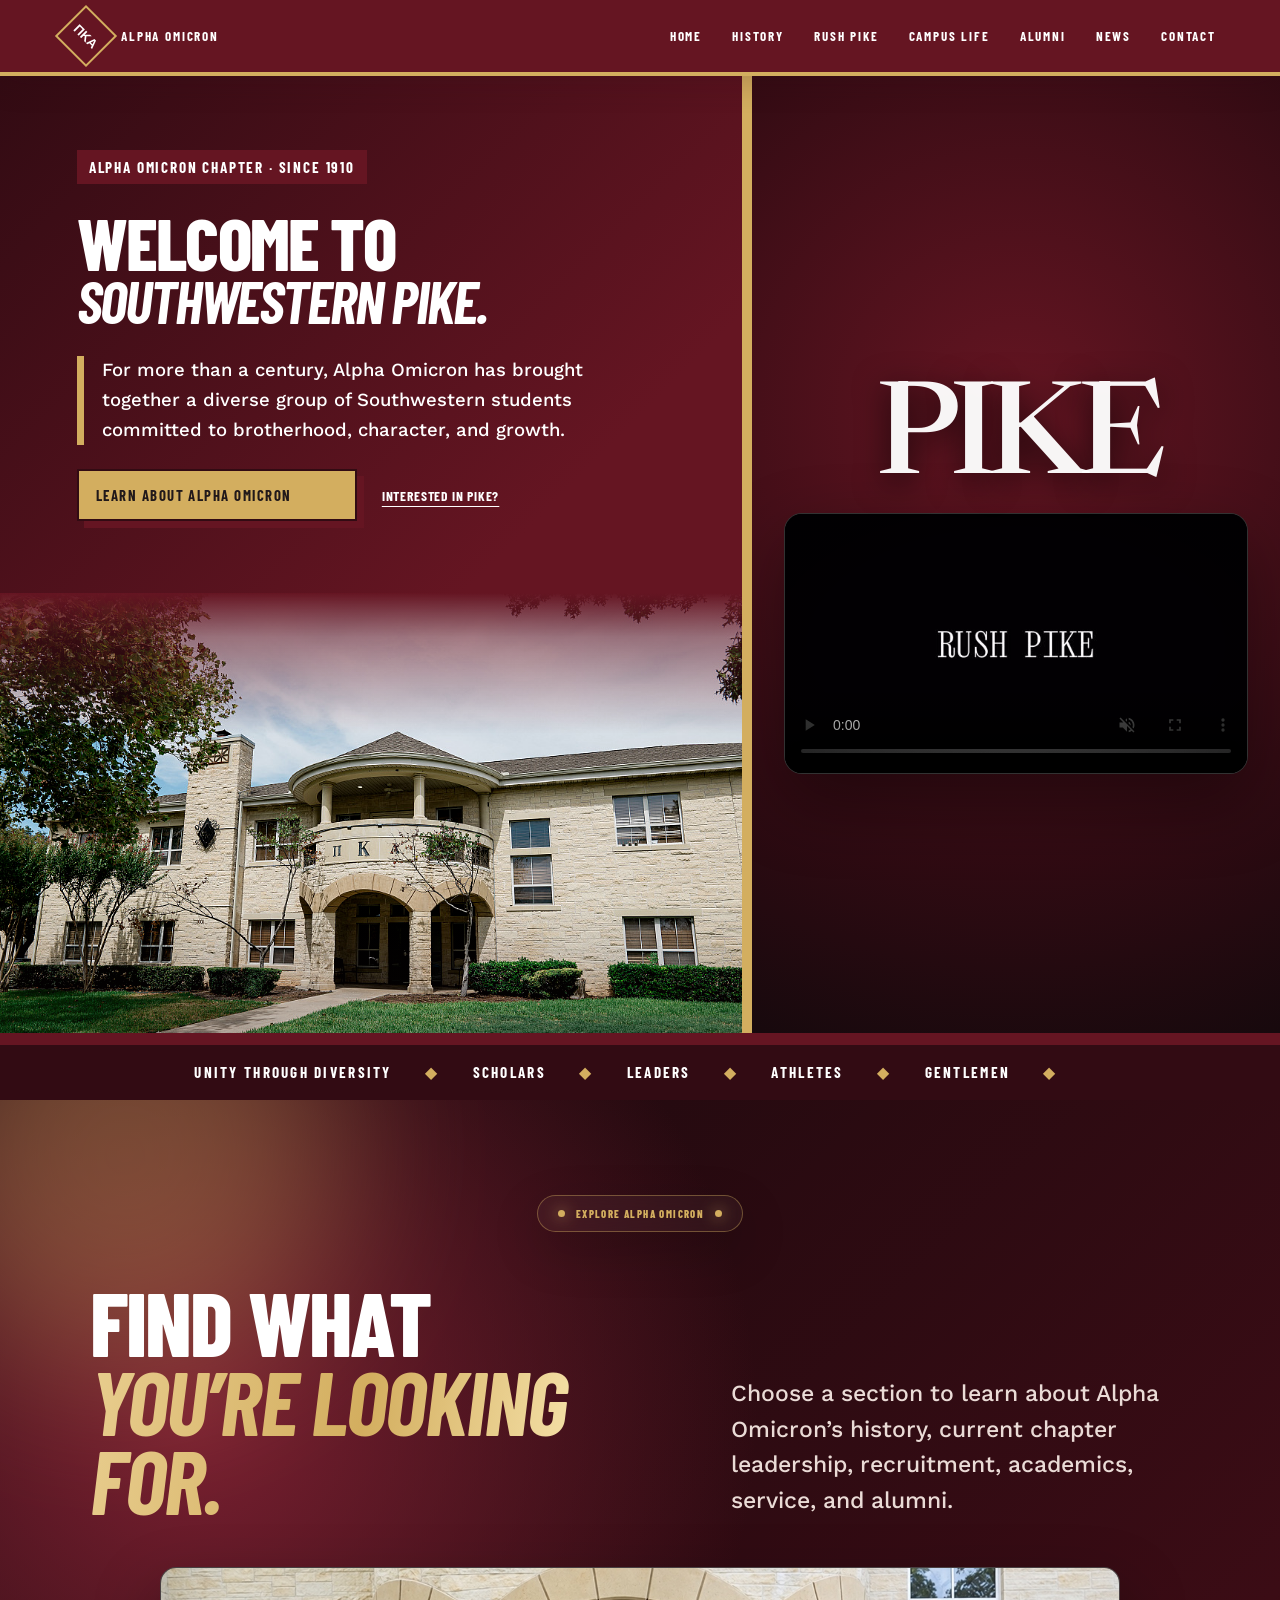
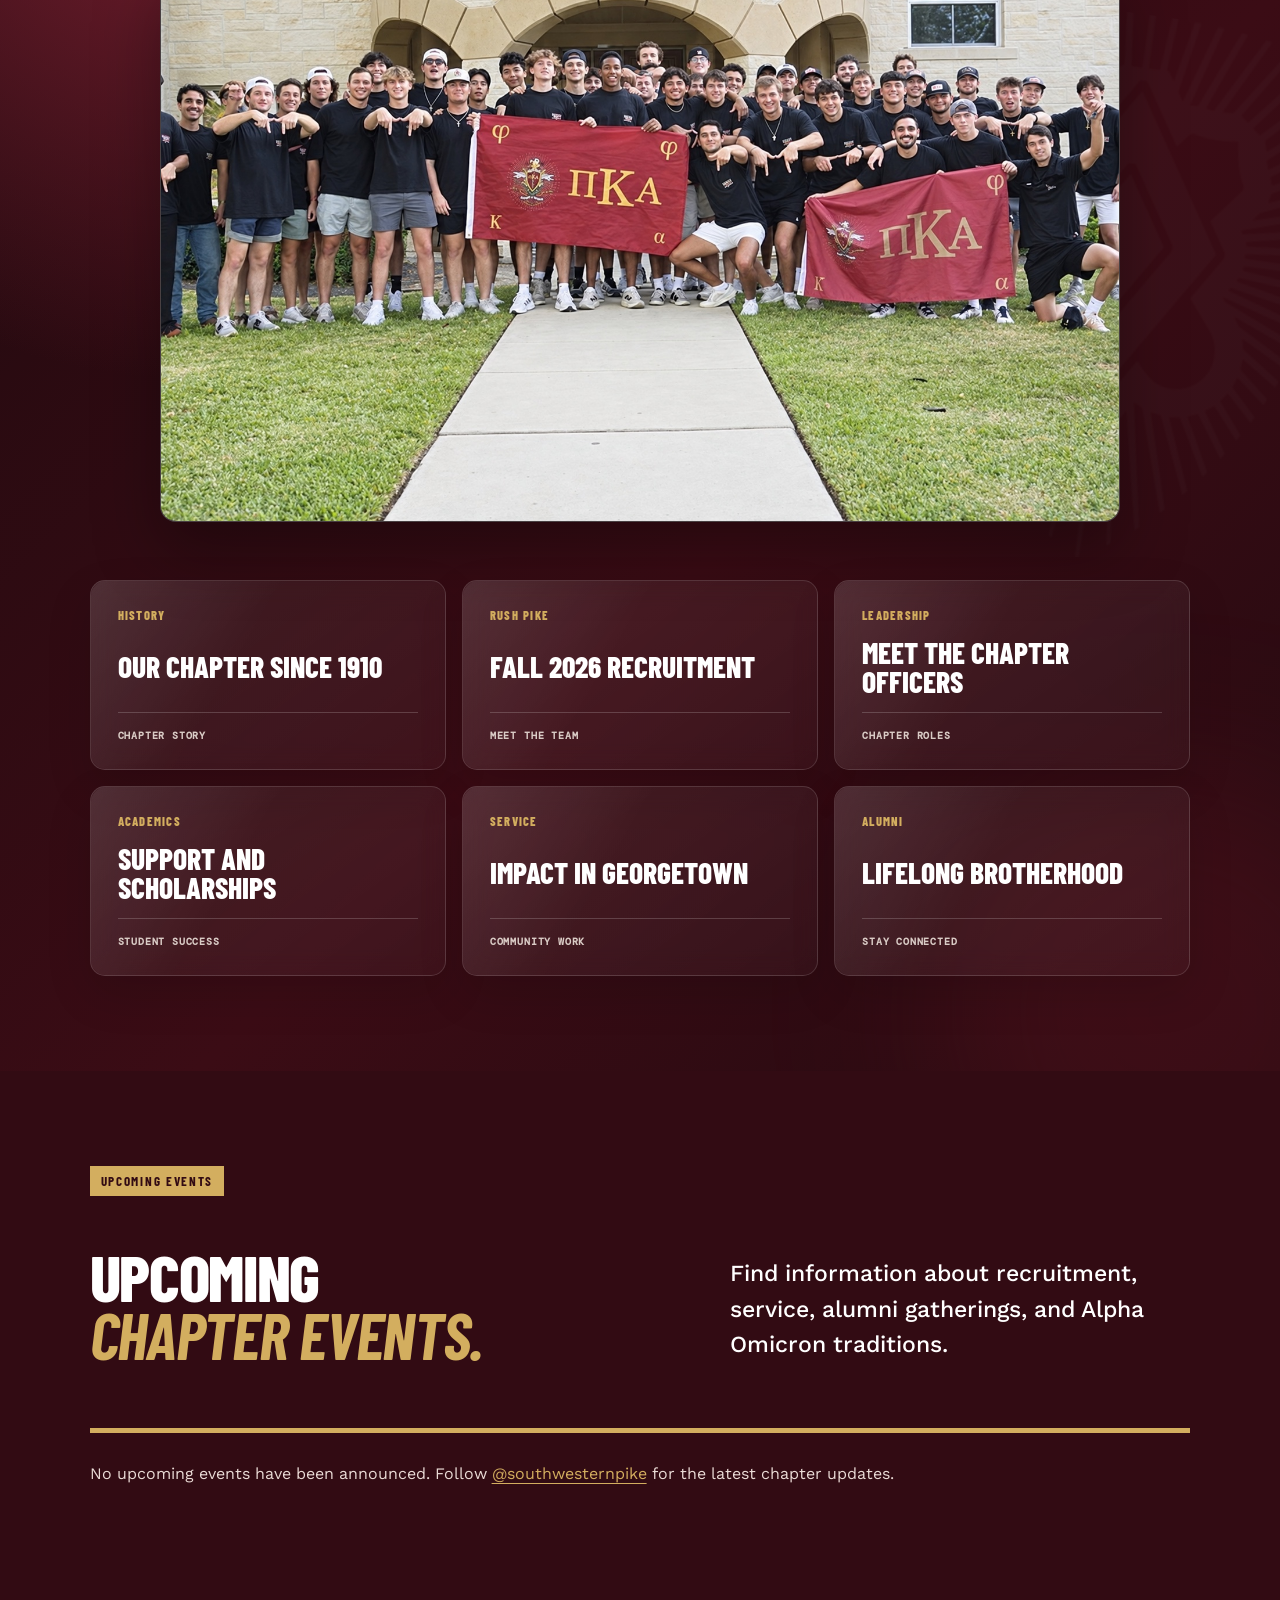
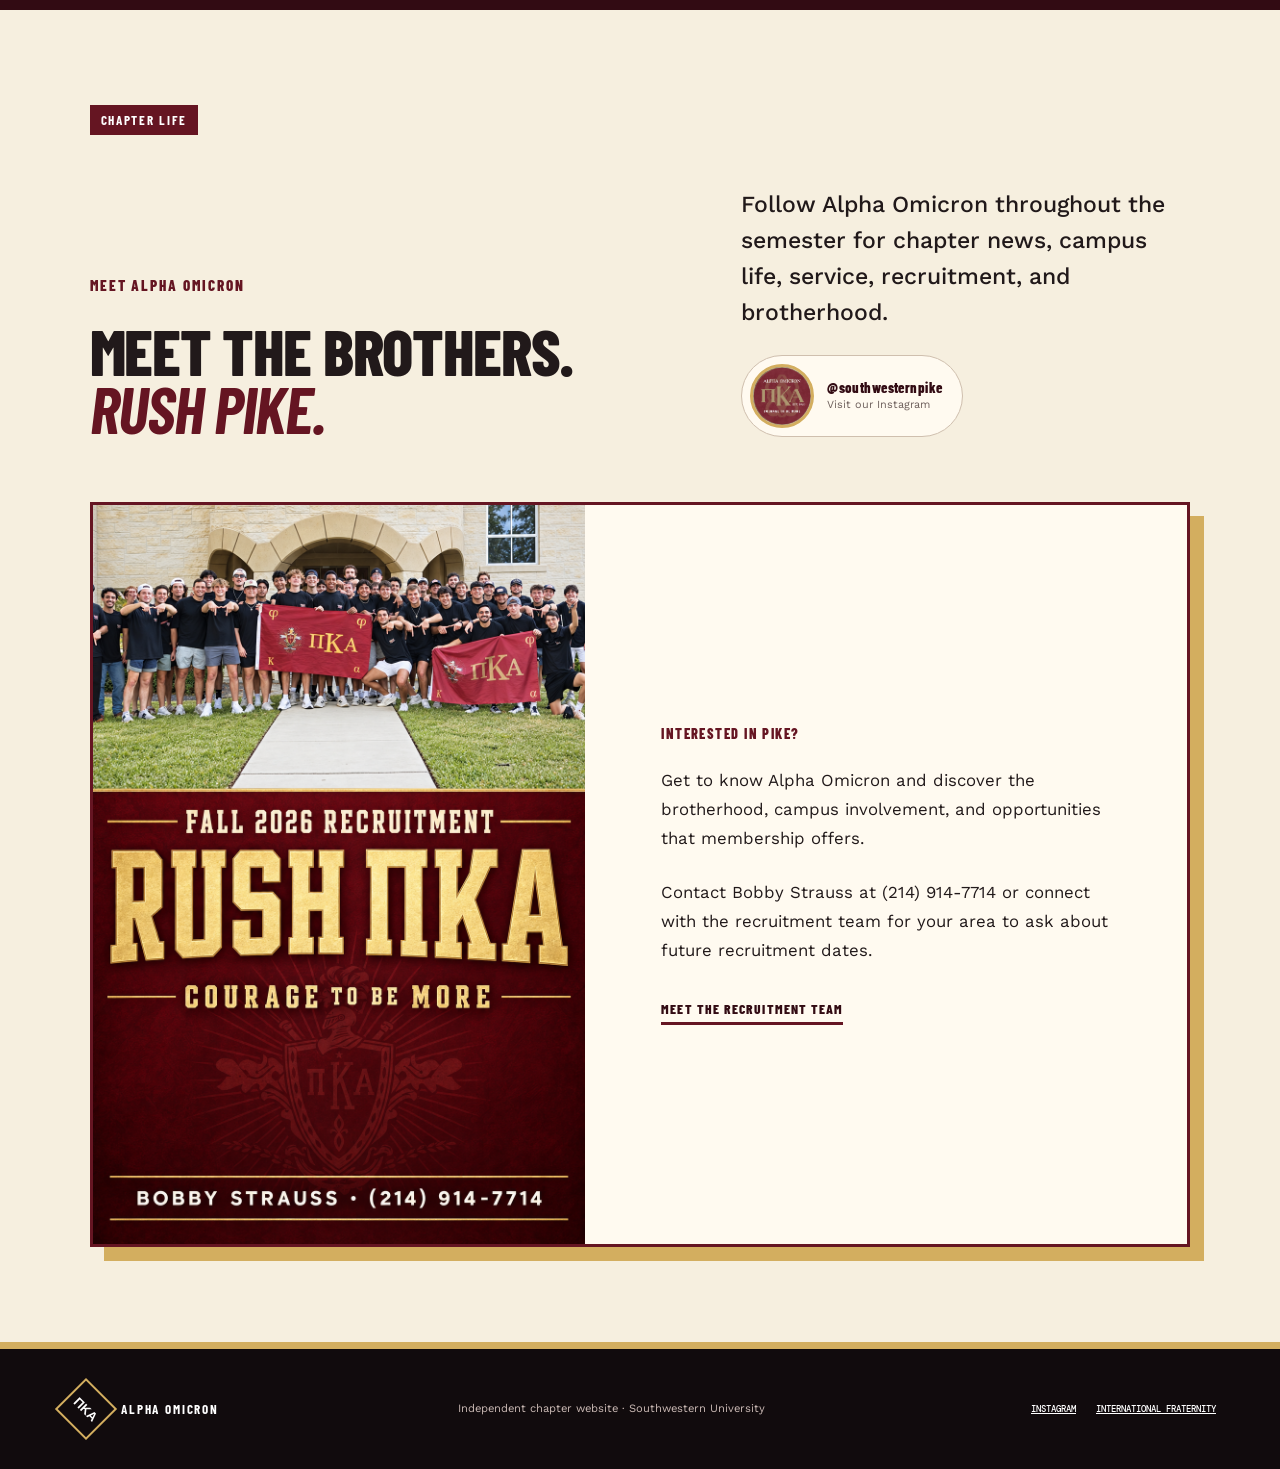
<file: index.html>
<!doctype html>
<html lang="en">
<head>
  <meta charset="utf-8">
  <meta name="viewport" content="width=device-width,initial-scale=1">
  <meta name="description" content="The Alpha Omicron Chapter of Pi Kappa Alpha at Southwestern University in Georgetown, Texas.">
  <meta name="theme-color" content="#651522">
  <title>Southwestern PIKE — Alpha Omicron</title>
  <link rel="icon" href="favicon.svg" type="image/svg+xml">
  <link rel="preconnect" href="https://fonts.googleapis.com">
  <link rel="preconnect" href="https://fonts.gstatic.com" crossorigin>
  <link href="https://fonts.googleapis.com/css2?family=DM+Mono:wght@400;500&family=Manrope:wght@400;500;600;700&family=Newsreader:opsz,wght@6..72,400;6..72,500;6..72,600&display=swap" rel="stylesheet">
  <link href="https://fonts.googleapis.com/css2?family=Barlow+Condensed:ital,wght@0,500;0,600;0,700;0,800;1,700&family=Work+Sans:wght@400;500;600&display=swap" rel="stylesheet">
  <link rel="stylesheet" href="styles.css">
  <link rel="stylesheet" href="chapter.css?v=2">
  <link rel="stylesheet" href="roles-events.css?v=11">
  <link rel="stylesheet" href="chapter-life.css?v=2">
  <link rel="stylesheet" href="recruitment-team.css?v=3">
  <link rel="stylesheet" href="tone.css?v=1">
  <link rel="stylesheet" href="inner-pages.css?v=2">
  <link rel="stylesheet" href="home-video.css?v=11">
  <script src="site-shell.js" defer></script>
  <script src="content.js?v=17" defer></script>
  <script src="script.js?v=3" defer></script>
</head>
<body>
  <a class="skip" href="#main">Skip to main content</a>
  <header class="site-header" data-shared-header>
    <a class="brand" href="#top" aria-label="Southwestern PIKE home"><span>ΠΚΑ</span><b>ALPHA OMICRON</b></a>
    <button class="menu-button" type="button" aria-expanded="false" aria-controls="site-nav">Menu</button>
    <nav id="site-nav" aria-label="Main navigation"><a href="index.html">Home</a><a href="chapter-history.html">History</a><a href="recruitment.html">Recruitment</a><a href="leadership.html">Leadership</a><a href="academics.html">Academics</a><a href="alumni.html">Alumni</a><a href="news.html">News</a><a href="contact.html">Contact</a></nav>
  </header>

  <main id="main">
    <section class="hero" id="top">
      <div class="hero-copy home-house-copy reveal">
        <div class="home-house-content">
          <p class="kicker">Alpha Omicron Chapter · Since 1910</p>
          <h1>Welcome to<br><em>Southwestern PIKE.</em></h1>
          <p class="hero-lead">For more than a century, Alpha Omicron has brought together a diverse group of Southwestern students committed to brotherhood, character, and growth.</p>
          <div class="hero-actions"><a class="button gold" href="chapter-history.html">Learn about Alpha Omicron</a><a class="text-link" href="recruitment.html">Interested in PIKE?</a></div>
        </div>
        <figure class="home-house-visual">
          <img class="home-house-photo" src="assets/home/pike-house-2023.jpg" alt="The Alpha Omicron PIKE house at Southwestern University">
        </figure>
      </div>
      <figure class="hero-photo hero-video">
        <span class="hero-video-word" aria-hidden="true">PIKE</span>
        <div class="hero-video-frame">
          <video autoplay muted loop playsinline controls preload="metadata" poster="assets/video/southwestern-pike-reel-poster.jpg" aria-label="Southwestern PIKE recruitment video">
            <source src="assets/video/southwestern-pike-reel.mp4" type="video/mp4">
          </video>
        </div>
      </figure>
      <div class="hero-mark" aria-hidden="true">ΑΟ</div>
    </section>

    <div class="marquee" aria-label="Chapter principles"><div>UNITY THROUGH DIVERSITY <i>◆</i> SCHOLARS <i>◆</i> LEADERS <i>◆</i> ATHLETES <i>◆</i> GENTLEMEN <i>◆</i></div></div>

    <section class="section home-explore">
      <div class="explore-glow explore-glow-one" aria-hidden="true"></div><div class="explore-glow explore-glow-two" aria-hidden="true"></div>
      <img class="explore-emblem" src="assets/pike-crest.png" alt="" aria-hidden="true">
      <div class="home-explore-content">
        <p class="explore-badge"><i aria-hidden="true"></i><span>Explore Alpha Omicron</span><i aria-hidden="true"></i></p>
        <div class="home-explore-head reveal"><h2>Find what<br><em>you’re looking for.</em></h2><p class="lead">Choose a section to learn about Alpha Omicron’s history, current chapter leadership, recruitment, academics, service, and alumni.</p></div>
        <figure class="home-explore-photo reveal"><img src="assets/home/full-chapter-2026-enhanced.jpg" alt="The Alpha Omicron chapter gathered outside the PIKE house" loading="lazy"></figure>
        <nav class="home-link-grid reveal" aria-label="Explore Alpha Omicron"><a href="chapter-history.html"><span>History</span><strong>Our chapter since 1910</strong><small>Chapter story</small></a><a href="recruitment.html"><span>Rush PIKE</span><strong>Fall 2026 recruitment</strong><small>Meet the team</small></a><a href="leadership.html"><span>Leadership</span><strong>Meet the chapter officers</strong><small>Chapter roles</small></a><a href="academics.html"><span>Academics</span><strong>Support and scholarships</strong><small>Student success</small></a><a href="philanthropy.html"><span>Service</span><strong>Impact in Georgetown</strong><small>Community work</small></a><a href="alumni.html"><span>Alumni</span><strong>Lifelong brotherhood</strong><small>Stay connected</small></a></nav>
      </div>
    </section>

    <section class="section events" id="events">
      <p class="section-label light">UPCOMING EVENTS</p>
      <div class="events-head reveal"><h2>Upcoming<br><em>chapter events.</em></h2><p class="lead">Find information about recruitment, service, alumni gatherings, and Alpha Omicron traditions.</p></div>
      <div class="event-list" id="event-list" aria-live="polite"></div>
    </section>

    <section class="section chapter-life" id="chapter-life">
      <p class="section-label">CHAPTER LIFE</p>
      <div class="chapter-life-head reveal">
        <div><p class="kicker garnet-text">MEET ALPHA OMICRON</p><h2>Meet the brothers.<br><em>Rush PIKE.</em></h2></div>
        <div class="chapter-social"><p class="lead">Follow Alpha Omicron throughout the semester for chapter news, campus life, service, recruitment, and brotherhood.</p><a class="instagram-profile" href="https://www.instagram.com/southwesternpike/" target="_blank" rel="noreferrer" aria-label="Visit Southwestern PIKE on Instagram"><img src="assets/instagram/profile.jpg" alt="Alpha Omicron PIKE Instagram profile"><span><strong>@southwesternpike</strong><small>Visit our Instagram</small></span></a></div>
      </div>
      <article class="featured-post reveal">
        <a class="featured-post-image" href="recruitment.html" aria-label="Learn about recruitment at Alpha Omicron"><img src="assets/events/fall-recruitment-2026.png" alt="Rush PIKE recruitment poster with the Alpha Omicron chapter and Bobby Strauss’s contact information" loading="lazy"></a>
        <div class="featured-post-copy"><span>Interested in PIKE?</span><p>Get to know Alpha Omicron and discover the brotherhood, campus involvement, and opportunities that membership offers.</p><p>Contact Bobby Strauss at (214) 914-7714 or connect with the recruitment team for your area to ask about future recruitment dates.</p><a href="recruitment.html">Meet the recruitment team</a></div>
      </article>
    </section>

  </main>

  <footer data-shared-footer><a class="brand" href="#top"><span>ΠΚΑ</span><b>ALPHA OMICRON</b></a><p>Independent chapter website · Southwestern University</p><div><a href="https://pikes.org/" target="_blank" rel="noreferrer">International fraternity</a><a href="https://www.southwestern.edu/" target="_blank" rel="noreferrer">Southwestern University</a></div></footer>
</body>
</html>
</file>
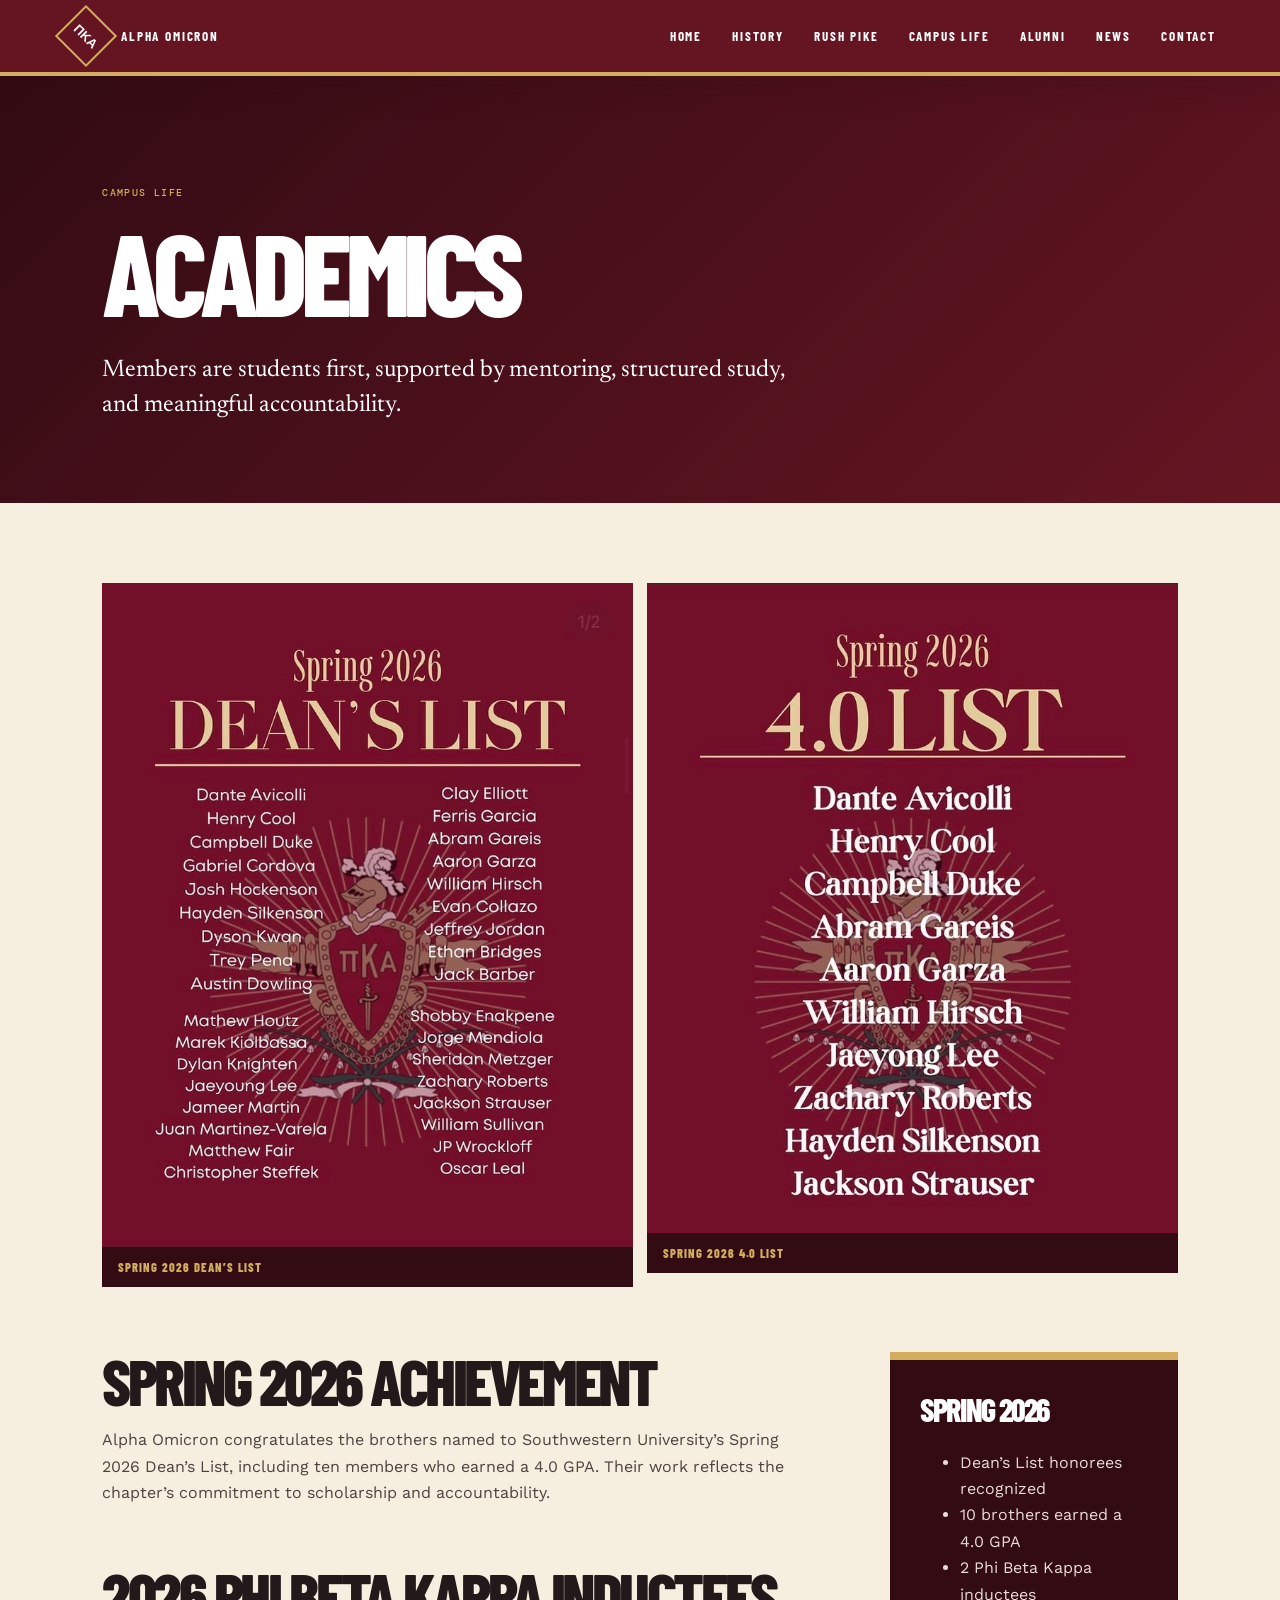
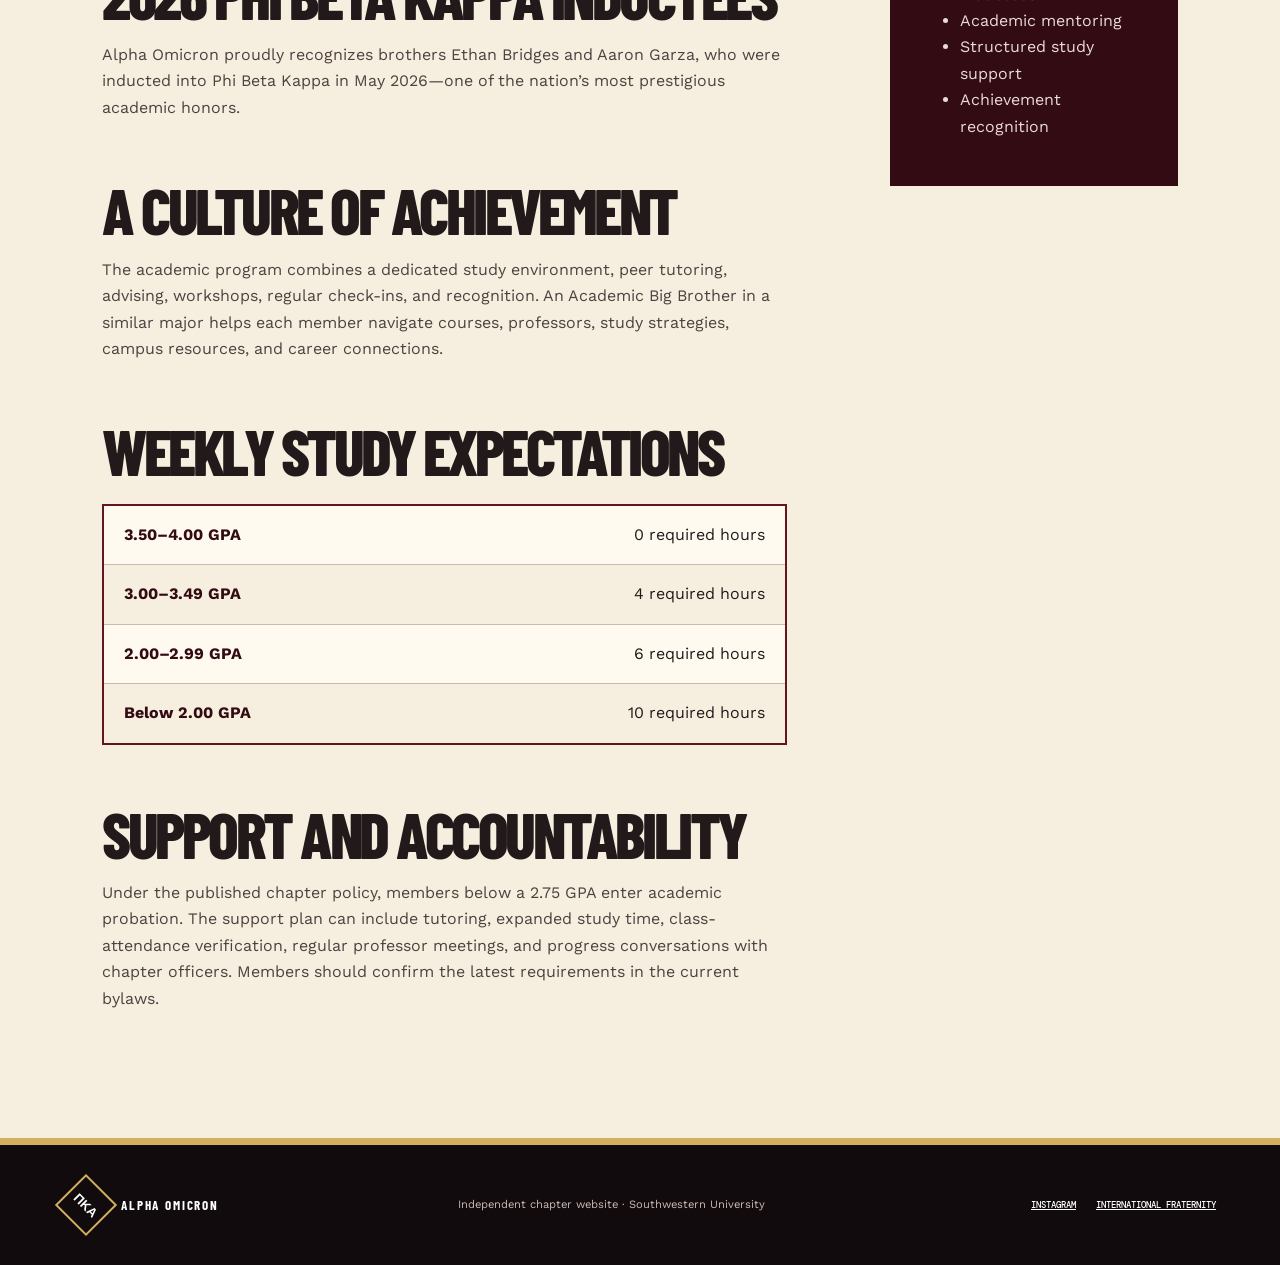
<file: academics.html>
<!doctype html>
<html lang="en">
<head>
  <meta charset="utf-8">
  <meta name="viewport" content="width=device-width,initial-scale=1">
  <title>Academics — Southwestern PIKE</title>
  <link rel="icon" href="favicon.svg" type="image/svg+xml">
  <link href="https://fonts.googleapis.com/css2?family=Barlow+Condensed:wght@600;700;800&family=DM+Mono:wght@400;500&family=Manrope:wght@400;600&family=Newsreader:wght@400;500&family=Work+Sans:wght@400;500;600&display=swap" rel="stylesheet">
  <link rel="stylesheet" href="styles.css">
  <link rel="stylesheet" href="chapter.css">
  <link rel="stylesheet" href="inner-pages.css">
</head>
<body class="inner-page" data-page="academics">
  <header class="site-header" data-shared-header></header>
  <main data-page-content></main>
  <footer data-shared-footer></footer>
  <script src="site-shell.js"></script>
  <script src="page-content.js?v=3"></script>
  <script src="script.js"></script>
</body>
</html>
</file>
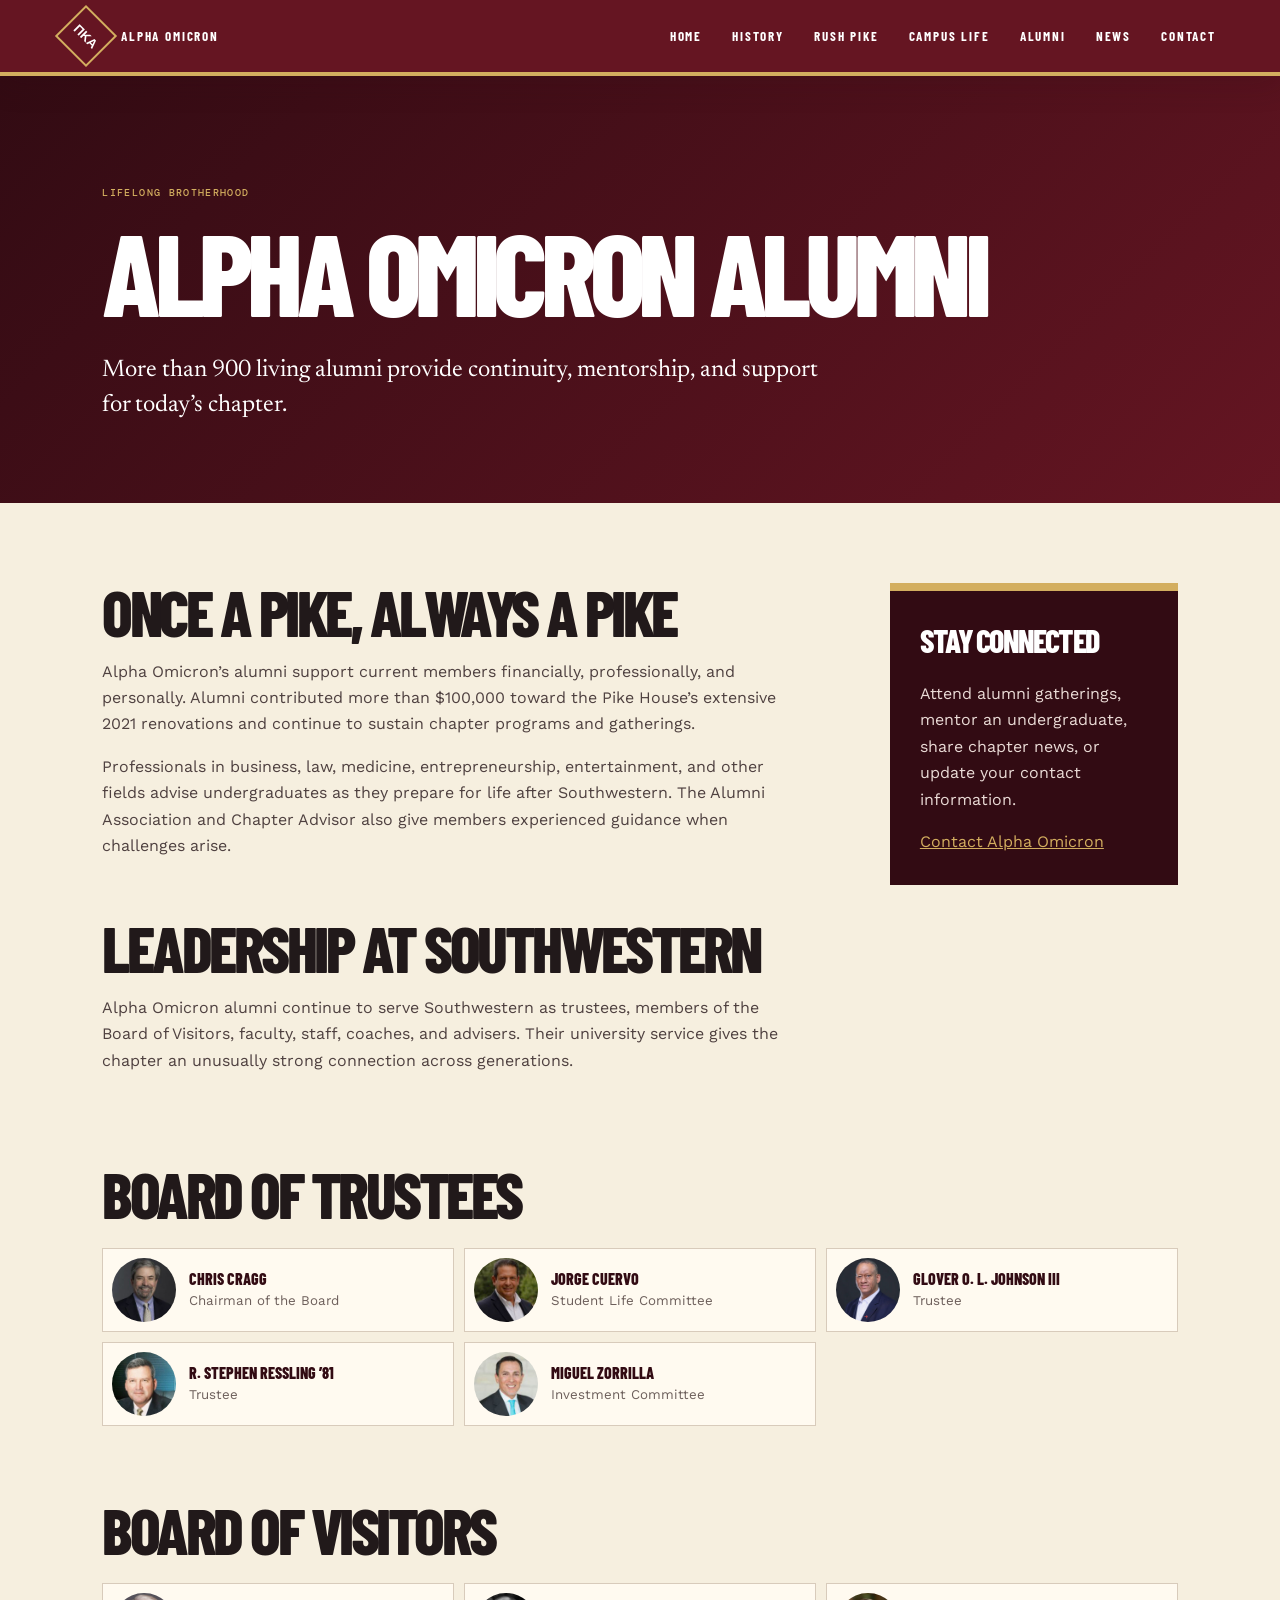
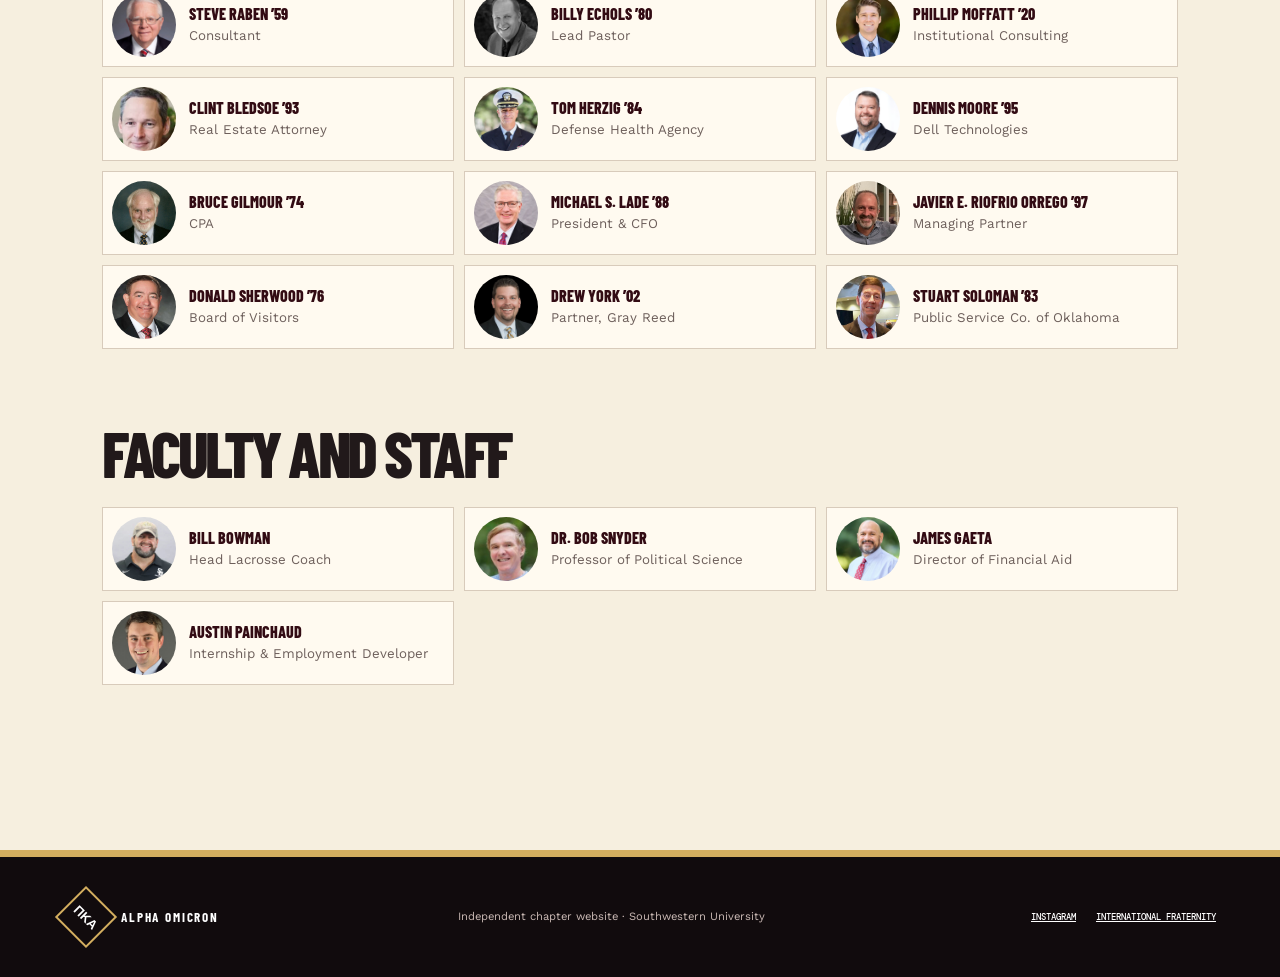
<file: alumni.html>
<!doctype html><html lang="en"><head><meta charset="utf-8"><meta name="viewport" content="width=device-width,initial-scale=1"><title>Alumni — Southwestern PIKE</title><link rel="icon" href="favicon.svg" type="image/svg+xml"><link href="https://fonts.googleapis.com/css2?family=Barlow+Condensed:wght@600;700;800&family=DM+Mono:wght@400;500&family=Manrope:wght@400;600&family=Newsreader:wght@400;500&family=Work+Sans:wght@400;500;600&display=swap" rel="stylesheet"><link rel="stylesheet" href="styles.css"><link rel="stylesheet" href="chapter.css"><link rel="stylesheet" href="inner-pages.css"></head><body class="inner-page" data-page="alumni"><header class="site-header" data-shared-header></header><main data-page-content></main><footer data-shared-footer></footer><script src="site-shell.js"></script><script src="page-content.js"></script><script src="script.js"></script></body></html>
</file>
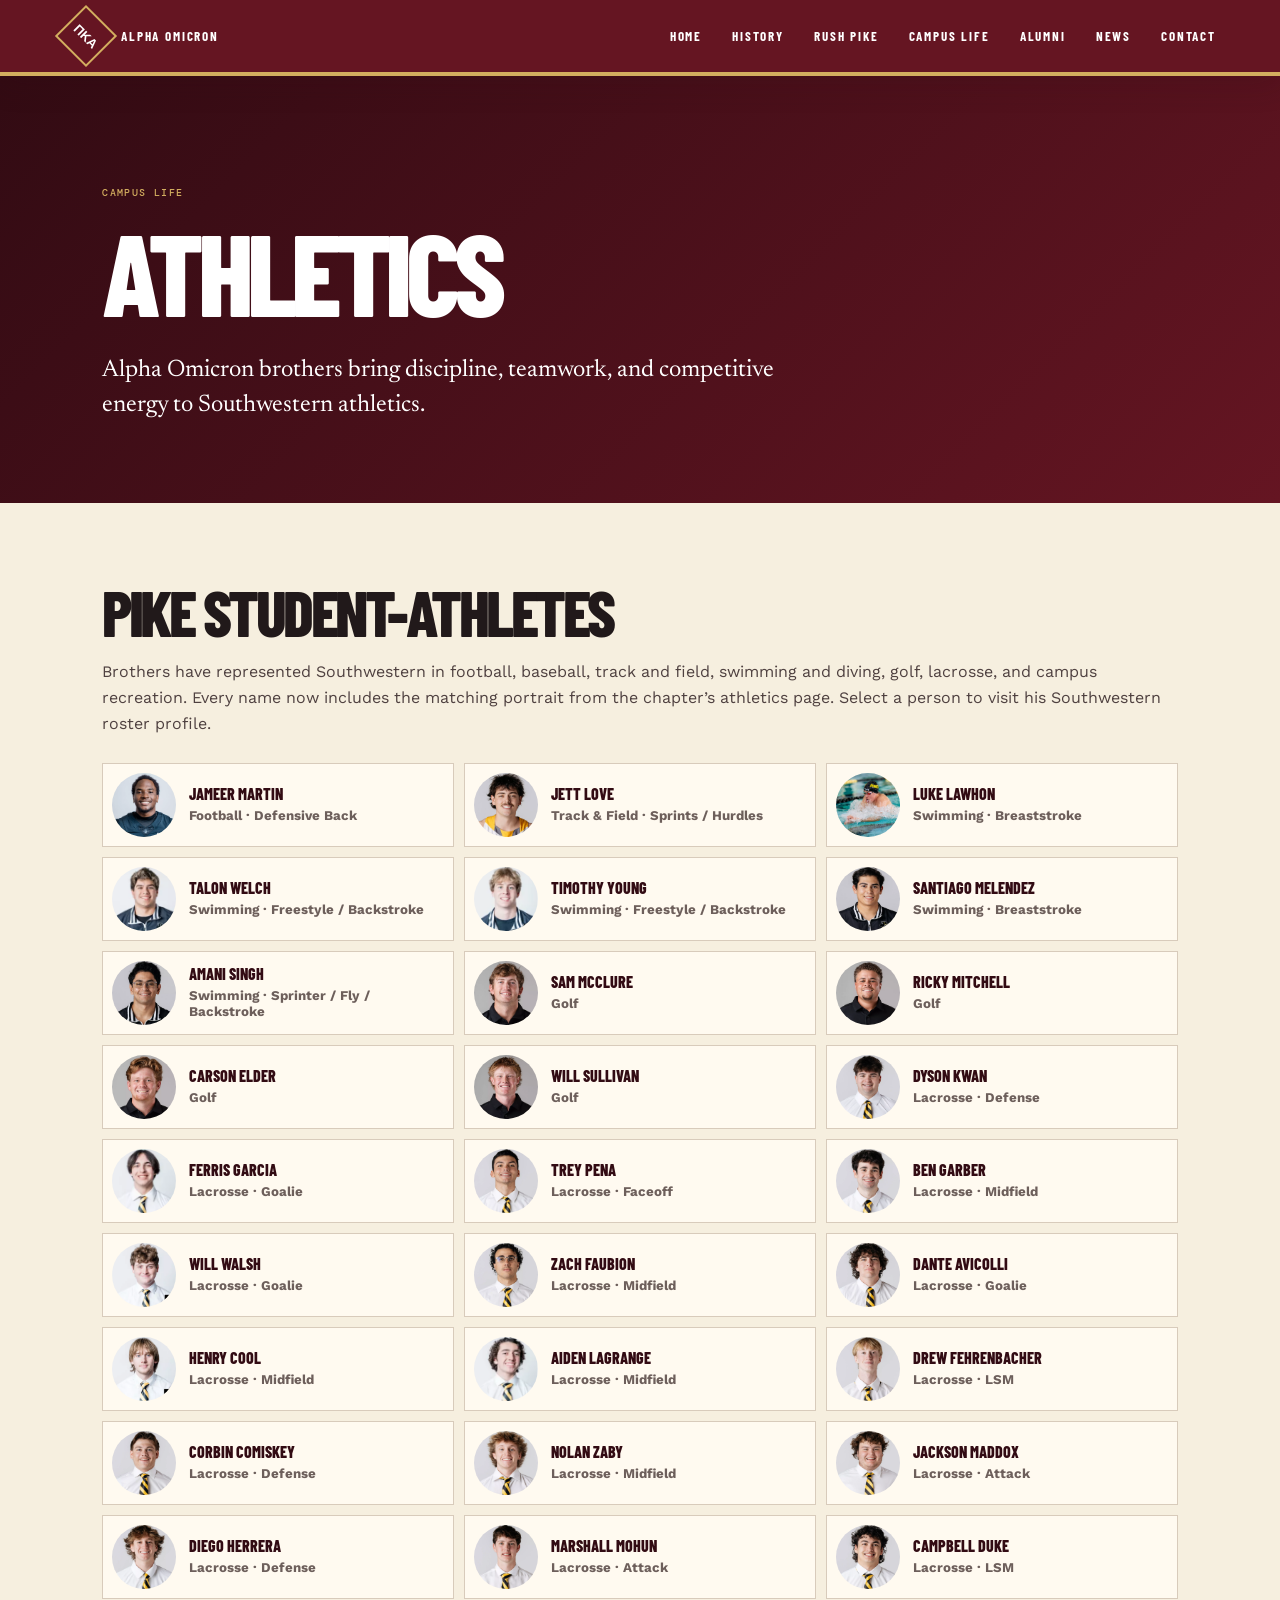
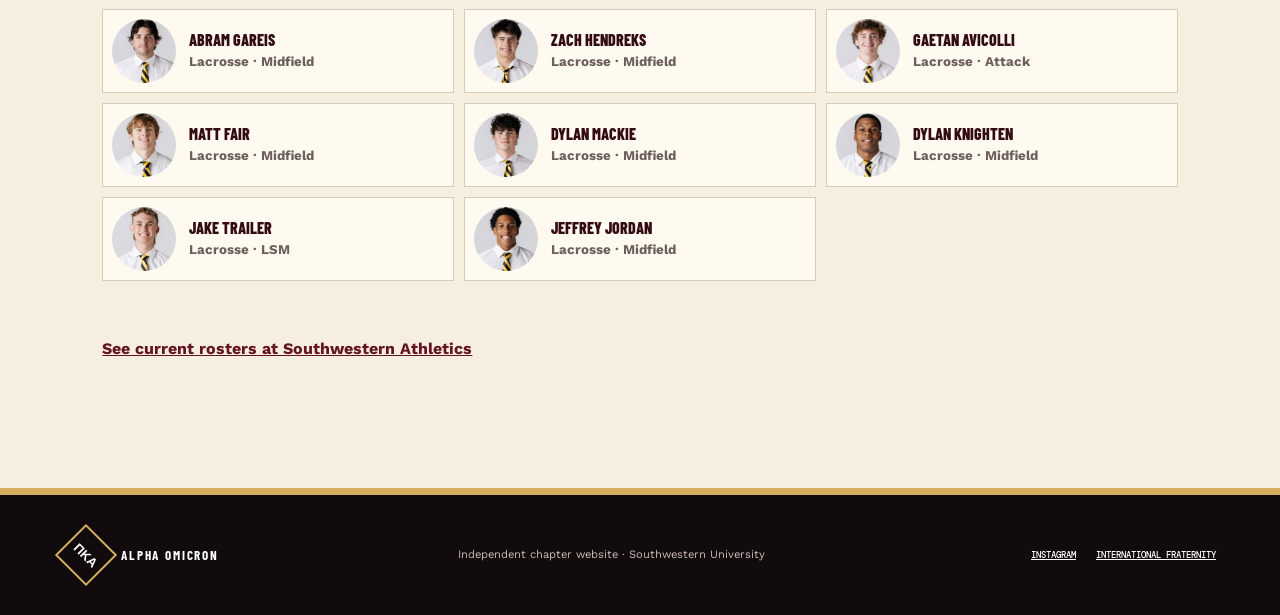
<file: athletics.html>
<!doctype html><html lang="en"><head><meta charset="utf-8"><meta name="viewport" content="width=device-width,initial-scale=1"><title>Athletics — Southwestern PIKE</title><link rel="icon" href="favicon.svg" type="image/svg+xml"><link href="https://fonts.googleapis.com/css2?family=Barlow+Condensed:wght@600;700;800&family=DM+Mono:wght@400;500&family=Manrope:wght@400;600&family=Newsreader:wght@400;500&family=Work+Sans:wght@400;500;600&display=swap" rel="stylesheet"><link rel="stylesheet" href="styles.css"><link rel="stylesheet" href="chapter.css"><link rel="stylesheet" href="inner-pages.css"></head><body class="inner-page" data-page="athletics"><header class="site-header" data-shared-header></header><main data-page-content></main><footer data-shared-footer></footer><script src="site-shell.js"></script><script src="page-content.js"></script><script src="script.js"></script></body></html>
</file>
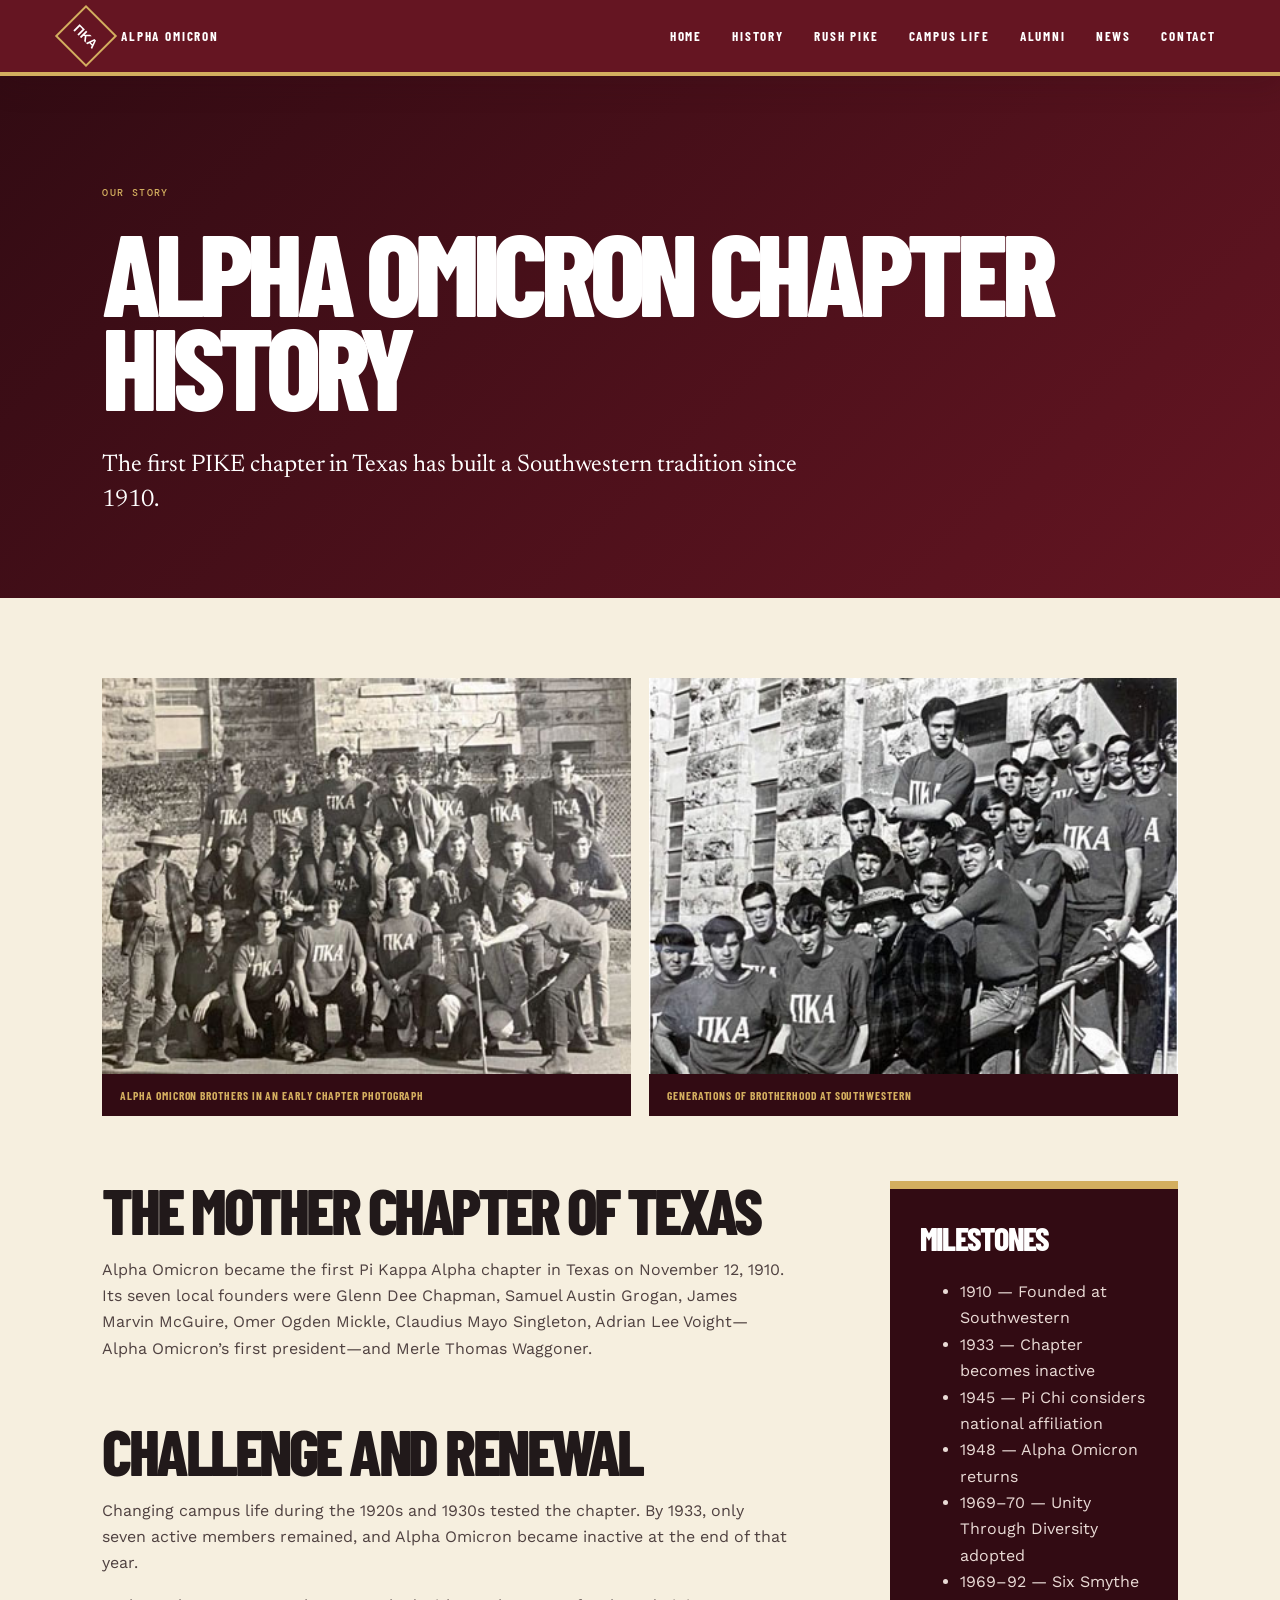
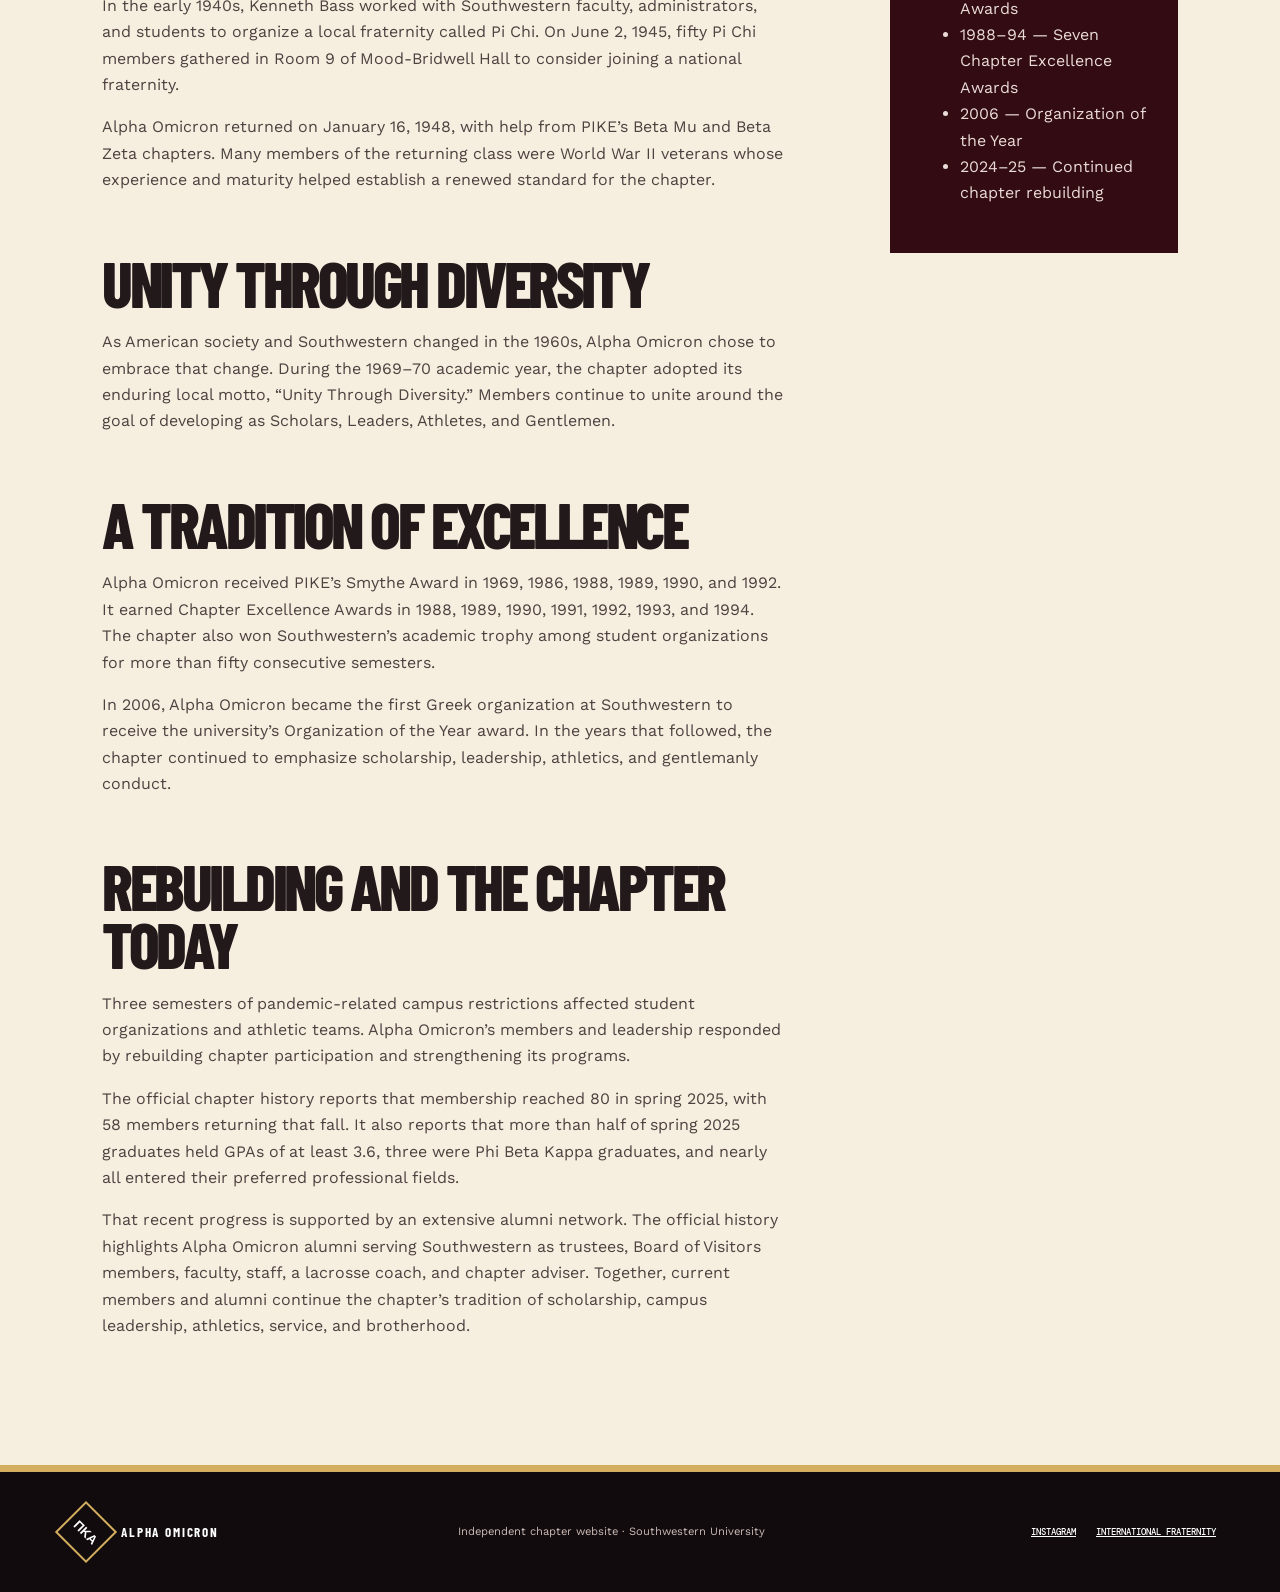
<file: chapter-history.html>
<!doctype html><html lang="en"><head><meta charset="utf-8"><meta name="viewport" content="width=device-width,initial-scale=1"><title>Chapter History — Southwestern PIKE</title><link rel="icon" href="favicon.svg" type="image/svg+xml"><link href="https://fonts.googleapis.com/css2?family=Barlow+Condensed:wght@600;700;800&family=DM+Mono:wght@400;500&family=Manrope:wght@400;600&family=Newsreader:wght@400;500&family=Work+Sans:wght@400;500;600&display=swap" rel="stylesheet"><link rel="stylesheet" href="styles.css"><link rel="stylesheet" href="chapter.css"><link rel="stylesheet" href="inner-pages.css"></head><body class="inner-page" data-page="chapter-history"><header class="site-header" data-shared-header></header><main data-page-content></main><footer data-shared-footer></footer><script src="site-shell.js"></script><script src="page-content.js"></script><script src="script.js"></script></body></html>
</file>
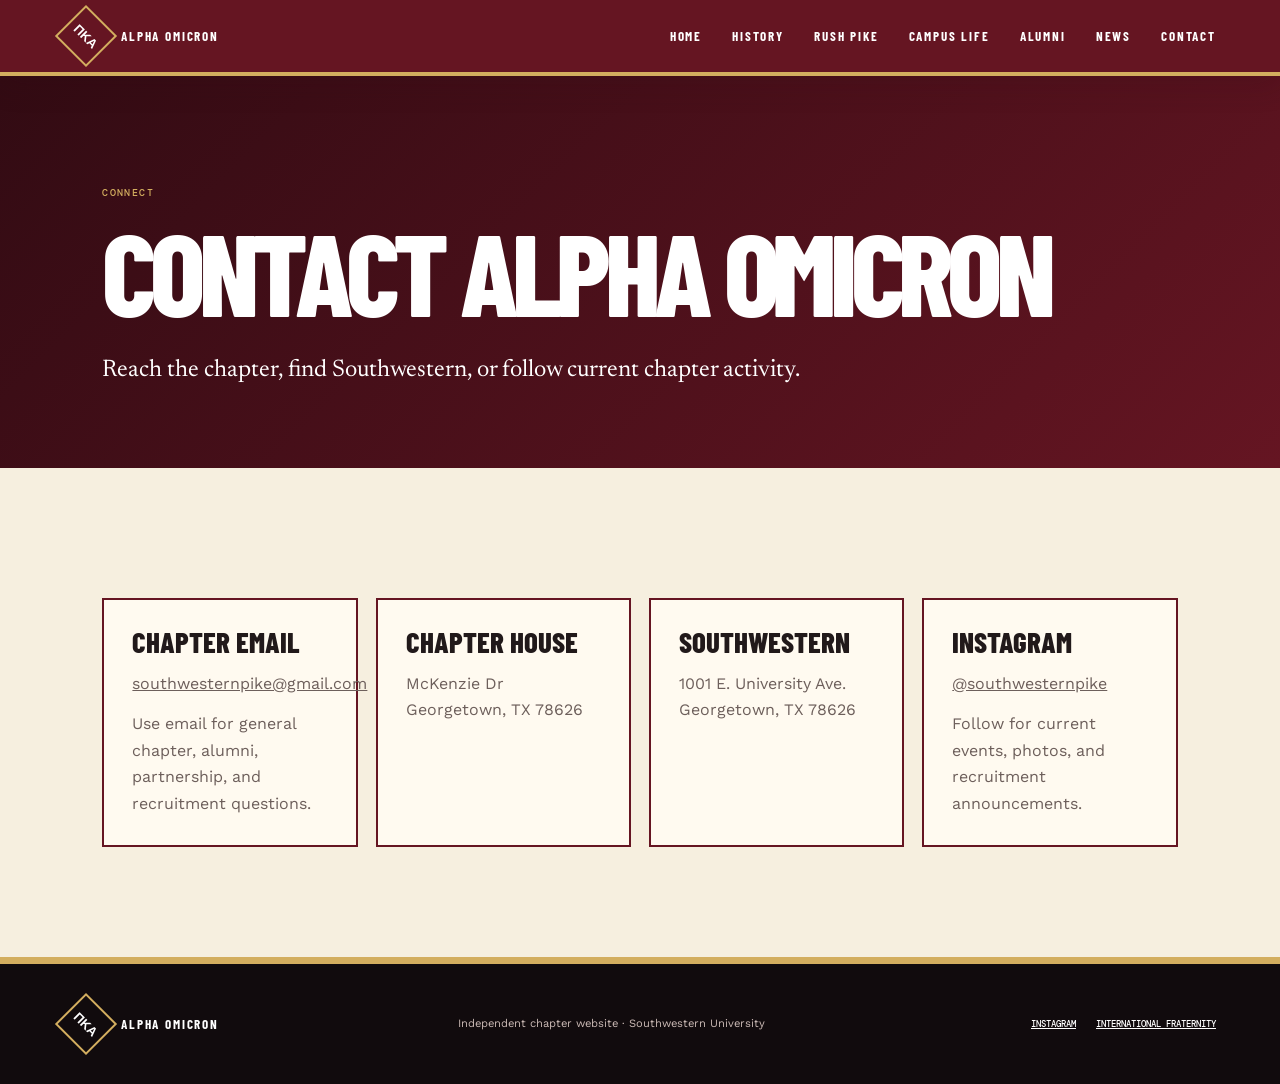
<file: contact.html>
<!doctype html><html lang="en"><head><meta charset="utf-8"><meta name="viewport" content="width=device-width,initial-scale=1"><title>Contact — Southwestern PIKE</title><link rel="icon" href="favicon.svg" type="image/svg+xml"><link href="https://fonts.googleapis.com/css2?family=Barlow+Condensed:wght@600;700;800&family=DM+Mono:wght@400;500&family=Manrope:wght@400;600&family=Newsreader:wght@400;500&family=Work+Sans:wght@400;500;600&display=swap" rel="stylesheet"><link rel="stylesheet" href="styles.css"><link rel="stylesheet" href="chapter.css"><link rel="stylesheet" href="inner-pages.css"></head><body class="inner-page" data-page="contact"><header class="site-header" data-shared-header></header><main data-page-content></main><footer data-shared-footer></footer><script src="site-shell.js"></script><script src="page-content.js"></script><script src="script.js"></script></body></html>
</file>
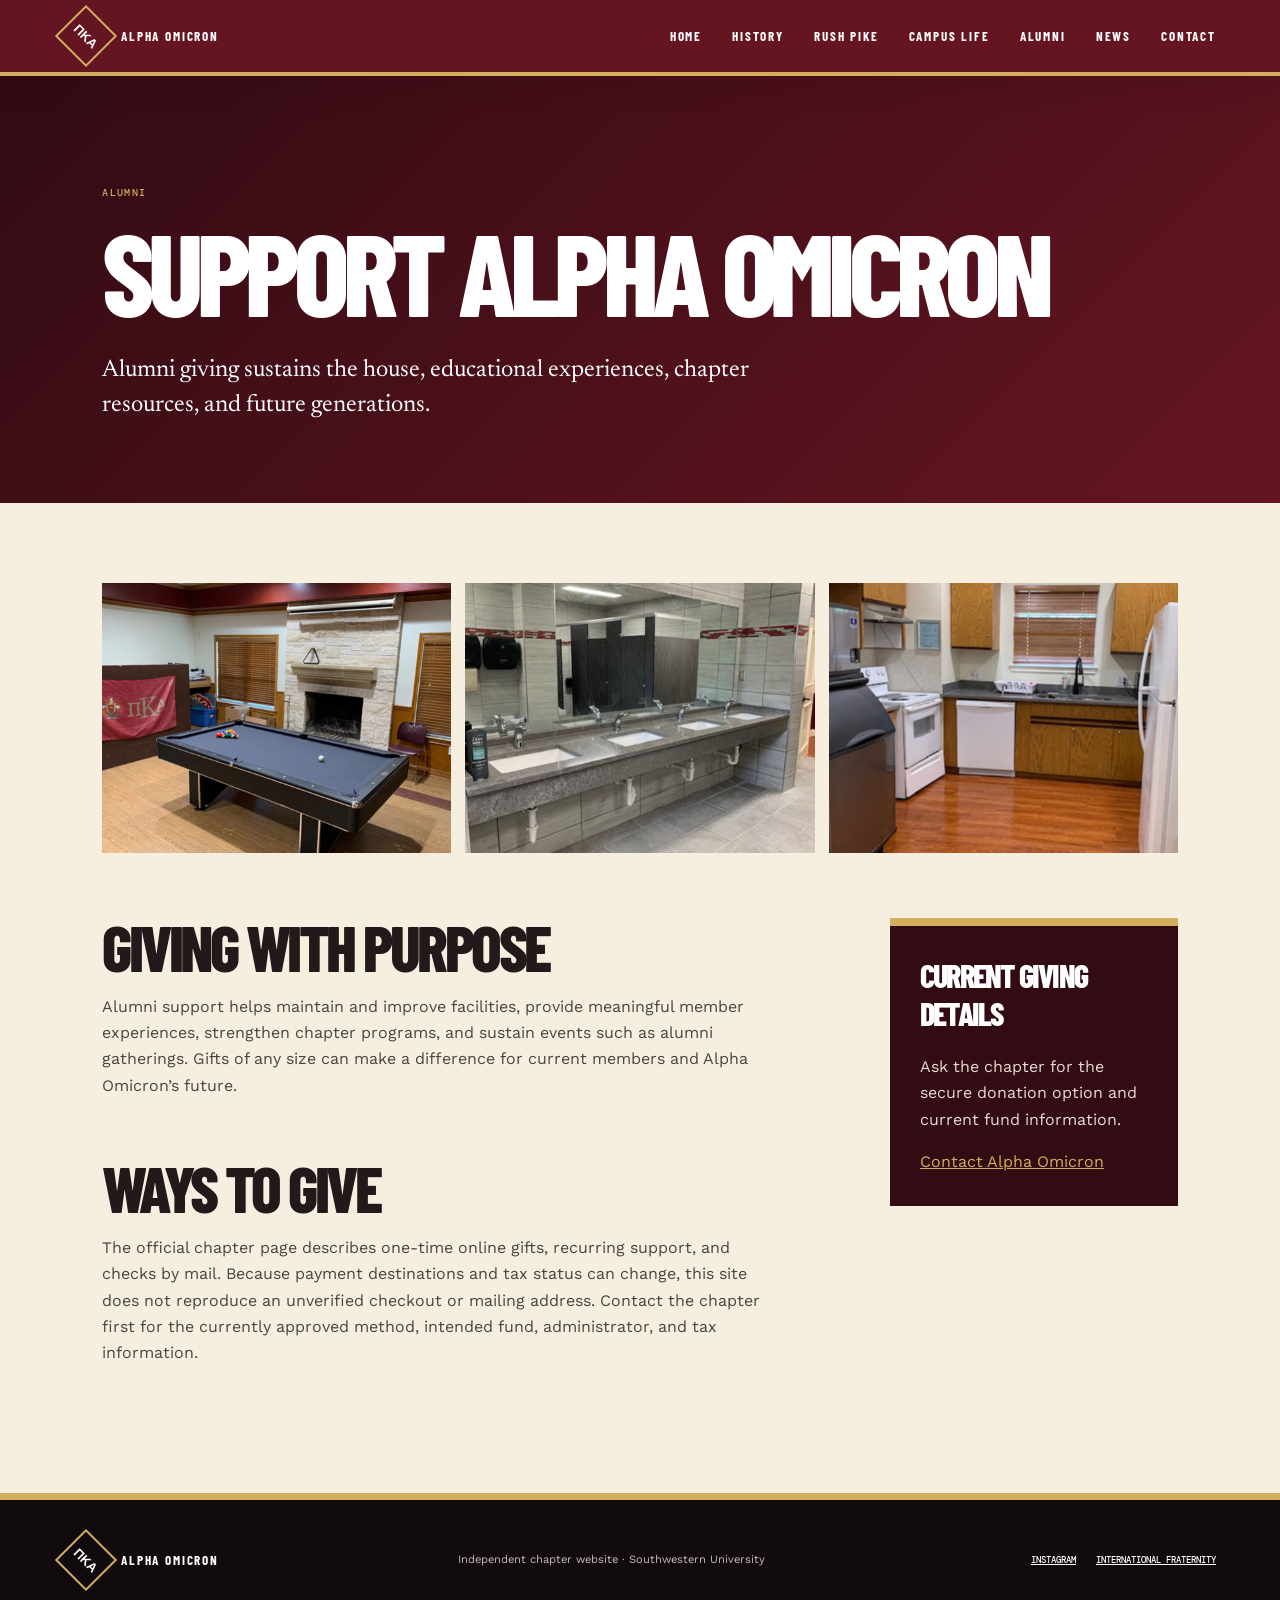
<file: donations.html>
<!doctype html><html lang="en"><head><meta charset="utf-8"><meta name="viewport" content="width=device-width,initial-scale=1"><title>Giving — Southwestern PIKE</title><link rel="icon" href="favicon.svg" type="image/svg+xml"><link href="https://fonts.googleapis.com/css2?family=Barlow+Condensed:wght@600;700;800&family=DM+Mono:wght@400;500&family=Manrope:wght@400;600&family=Newsreader:wght@400;500&family=Work+Sans:wght@400;500;600&display=swap" rel="stylesheet"><link rel="stylesheet" href="styles.css"><link rel="stylesheet" href="chapter.css"><link rel="stylesheet" href="inner-pages.css"></head><body class="inner-page" data-page="donations"><header class="site-header" data-shared-header></header><main data-page-content></main><footer data-shared-footer></footer><script src="site-shell.js"></script><script src="page-content.js"></script><script src="script.js"></script></body></html>
</file>
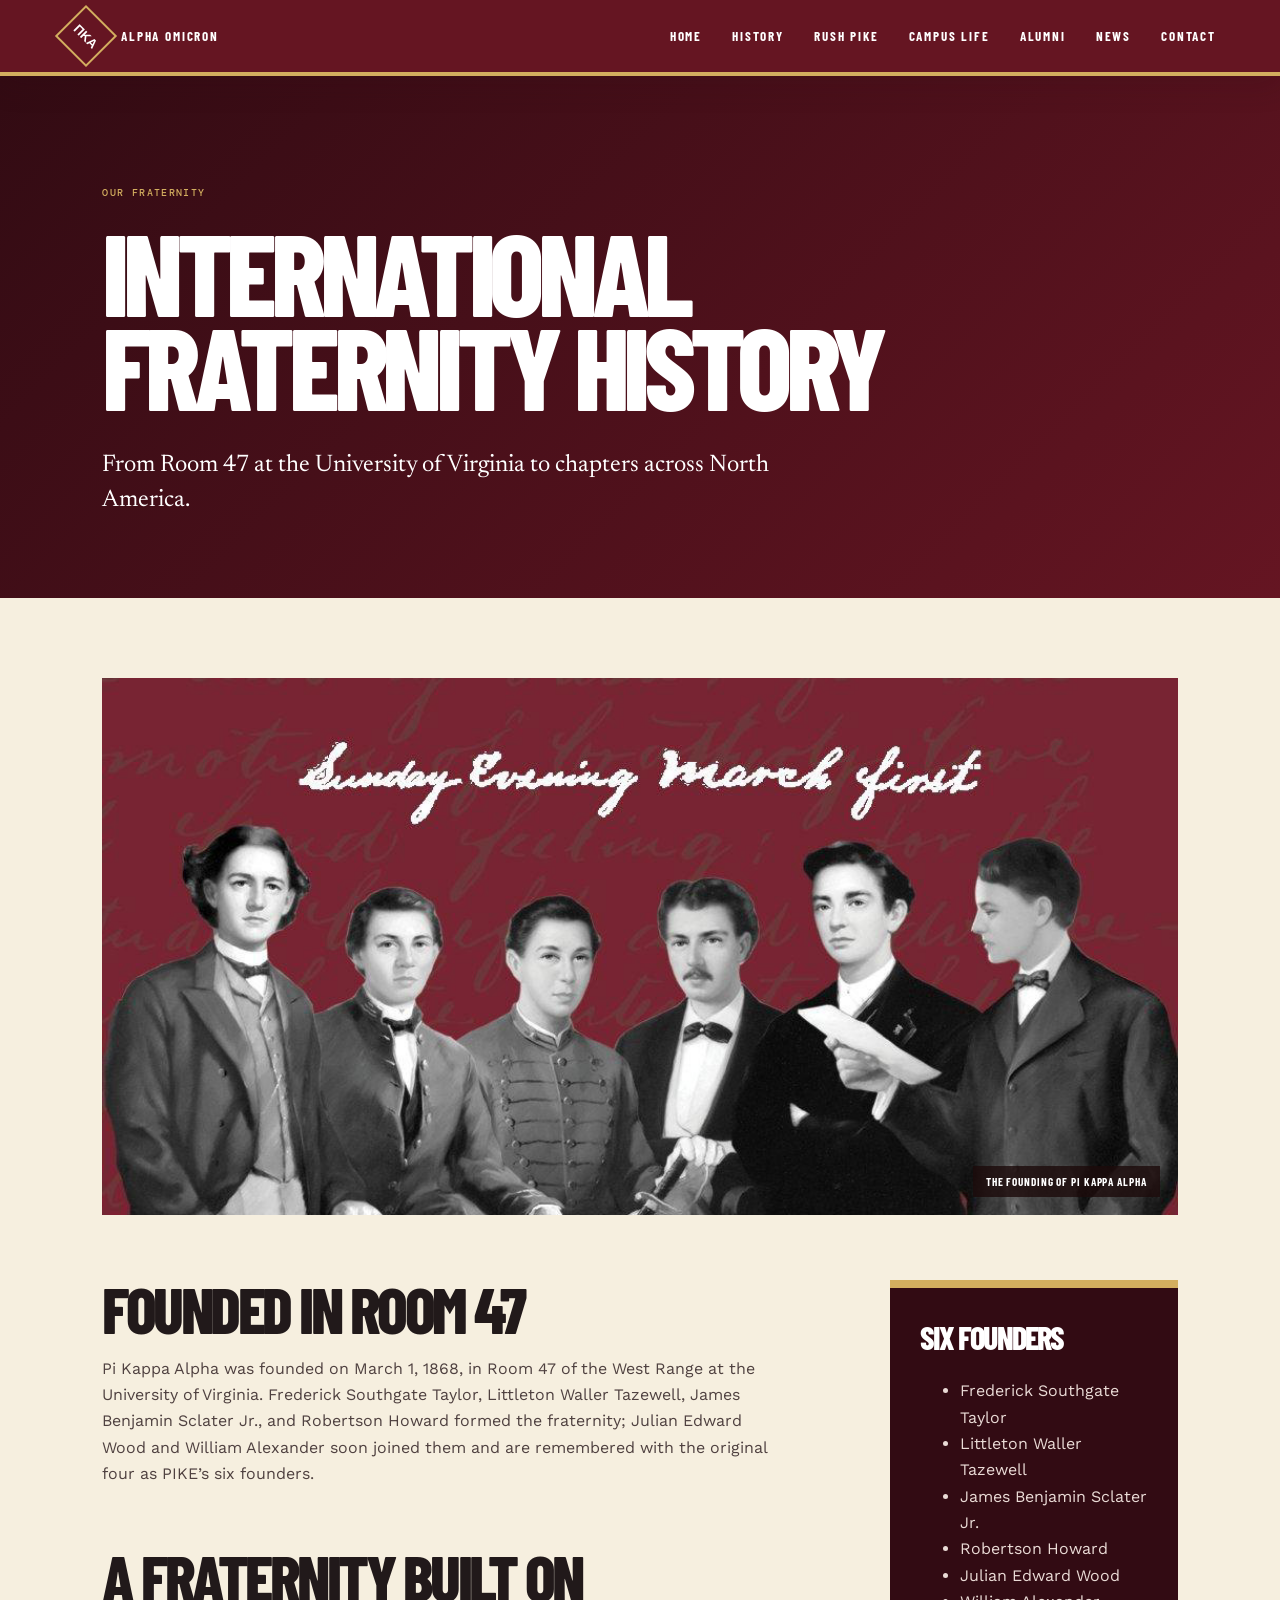
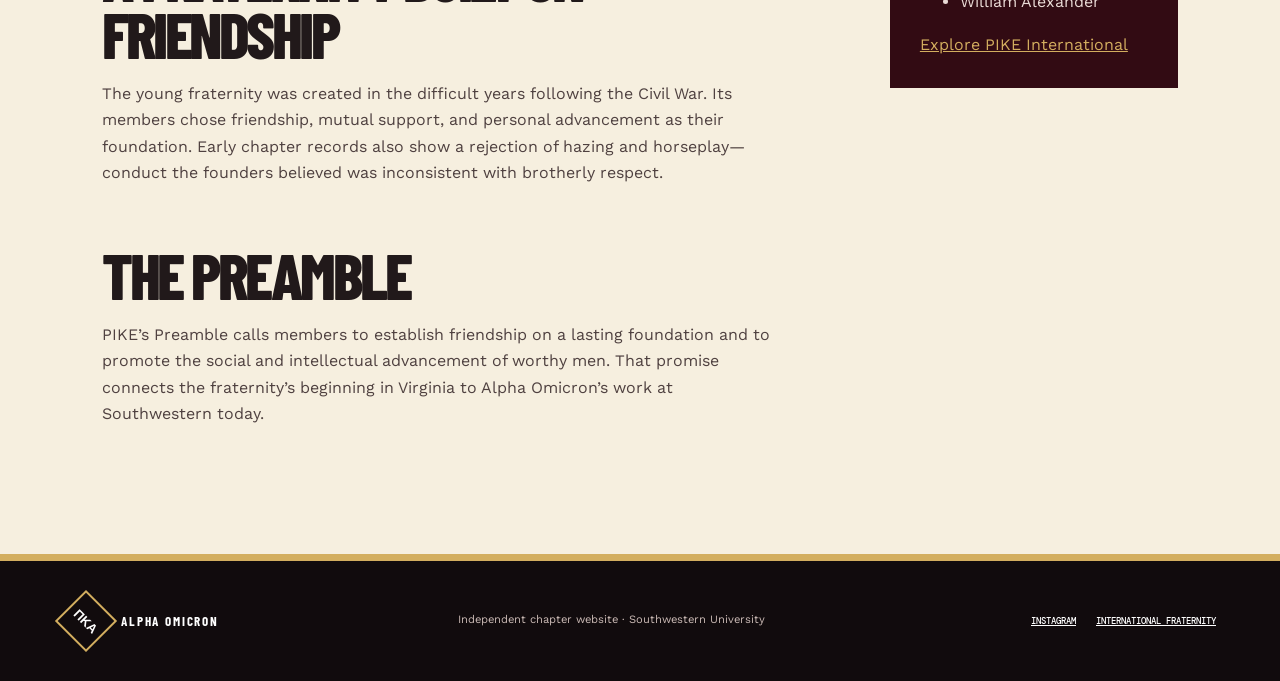
<file: international-history.html>
<!doctype html><html lang="en"><head><meta charset="utf-8"><meta name="viewport" content="width=device-width,initial-scale=1"><title>International History — Southwestern PIKE</title><link rel="icon" href="favicon.svg" type="image/svg+xml"><link href="https://fonts.googleapis.com/css2?family=Barlow+Condensed:wght@600;700;800&family=DM+Mono:wght@400;500&family=Manrope:wght@400;600&family=Newsreader:wght@400;500&family=Work+Sans:wght@400;500;600&display=swap" rel="stylesheet"><link rel="stylesheet" href="styles.css"><link rel="stylesheet" href="chapter.css"><link rel="stylesheet" href="inner-pages.css"></head><body class="inner-page" data-page="international-history"><header class="site-header" data-shared-header></header><main data-page-content></main><footer data-shared-footer></footer><script src="site-shell.js"></script><script src="page-content.js"></script><script src="script.js"></script></body></html>
</file>
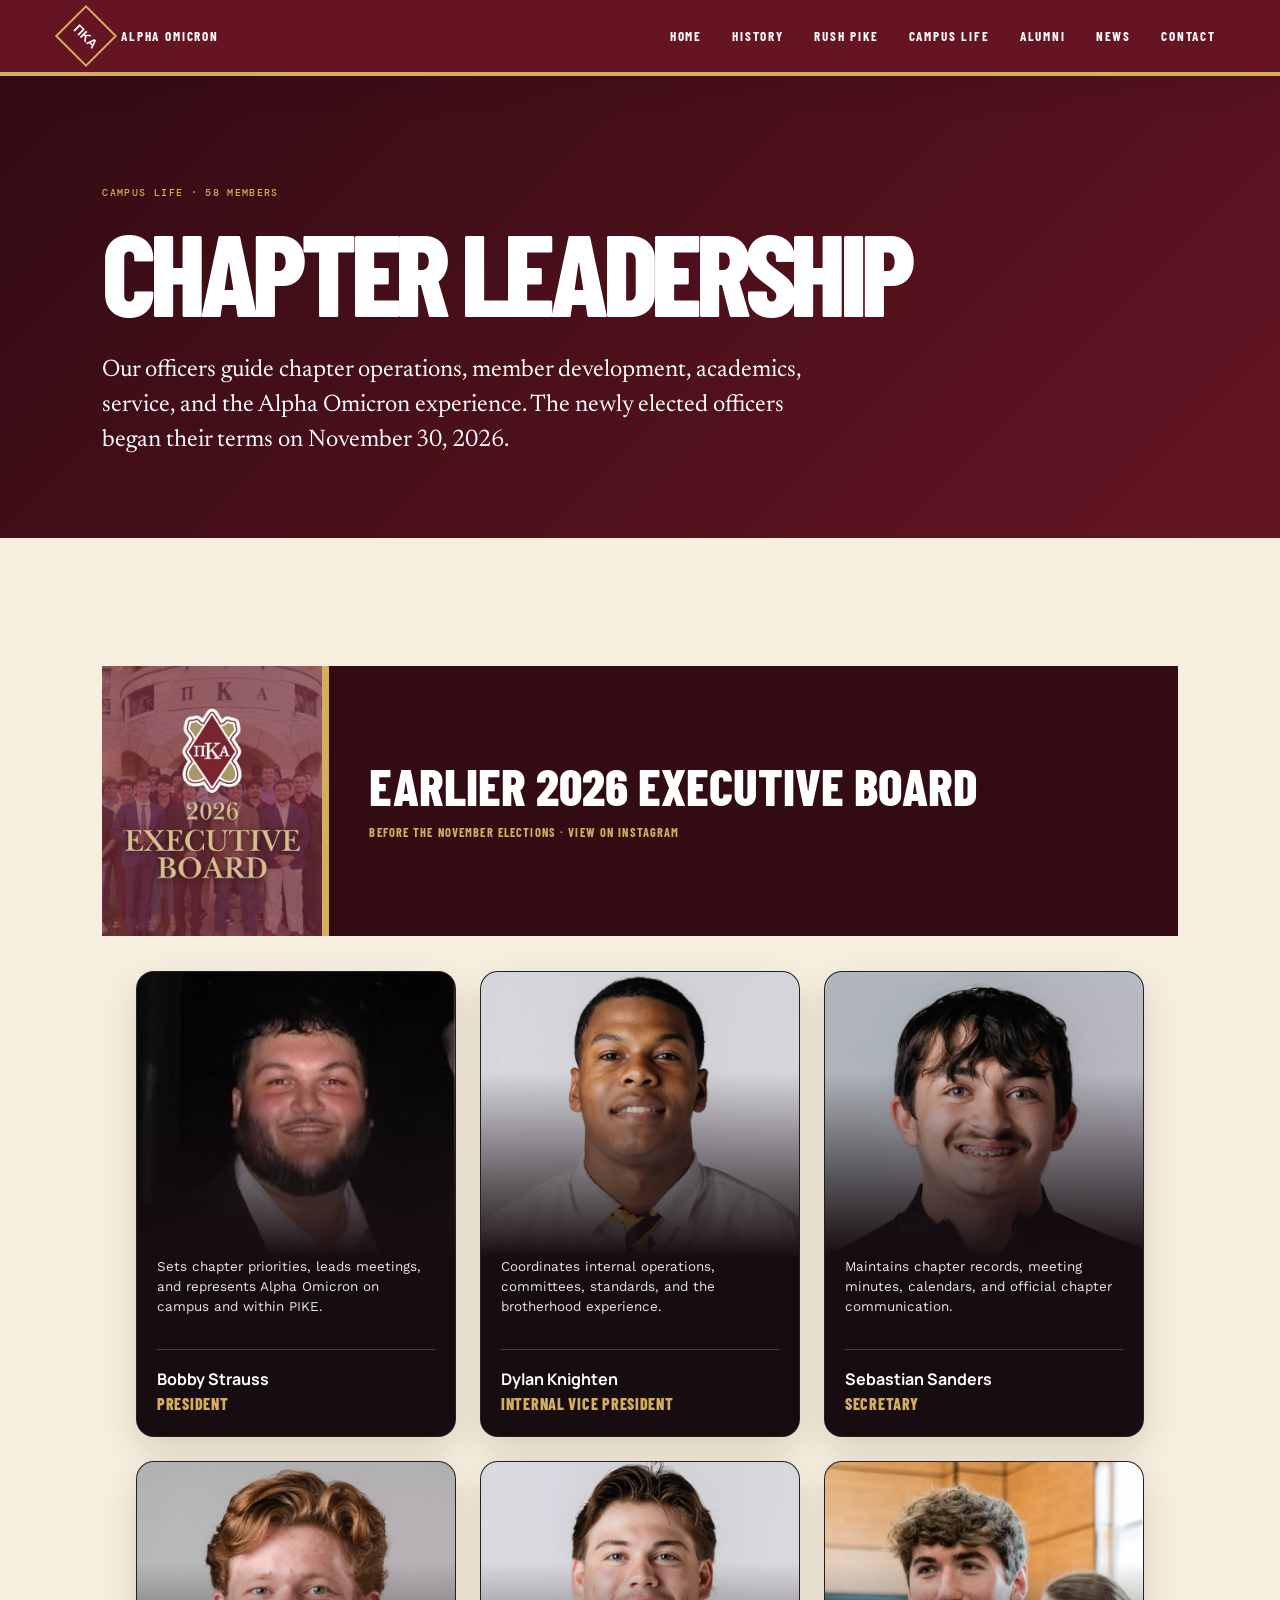
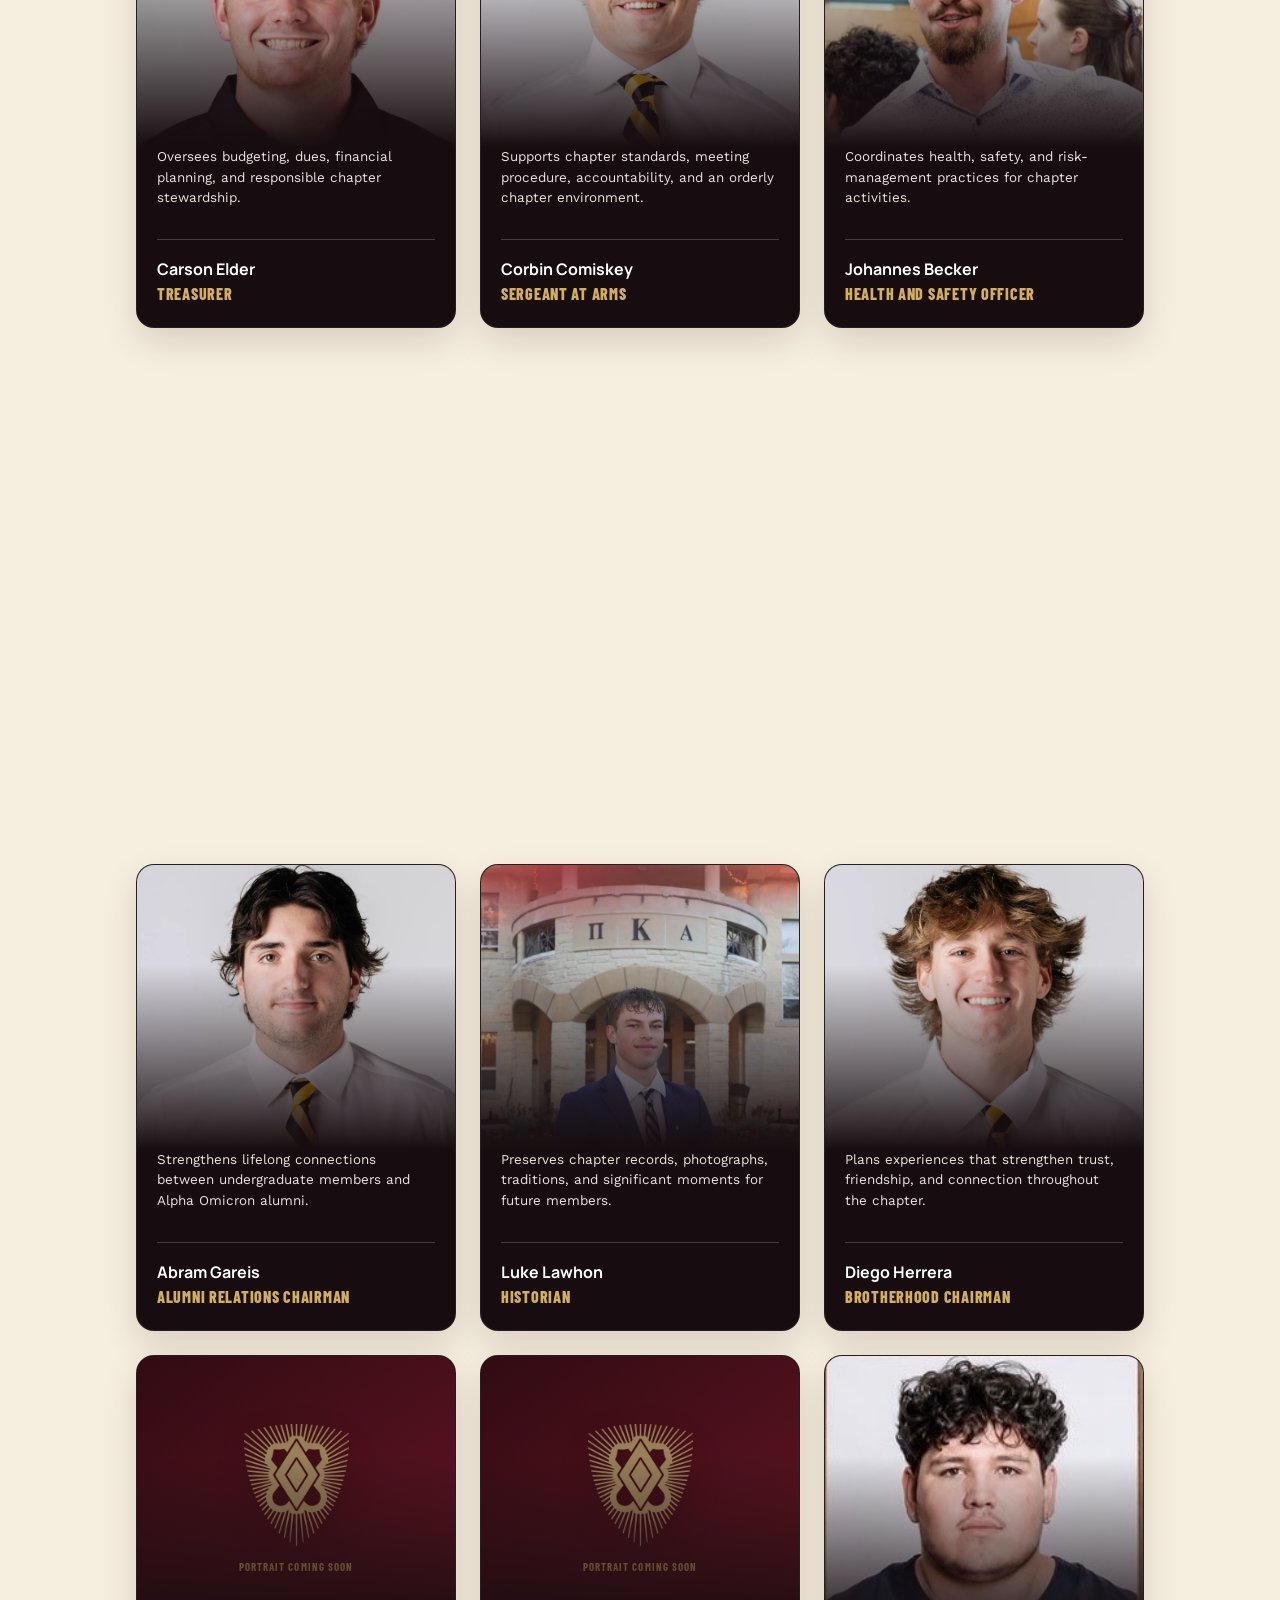
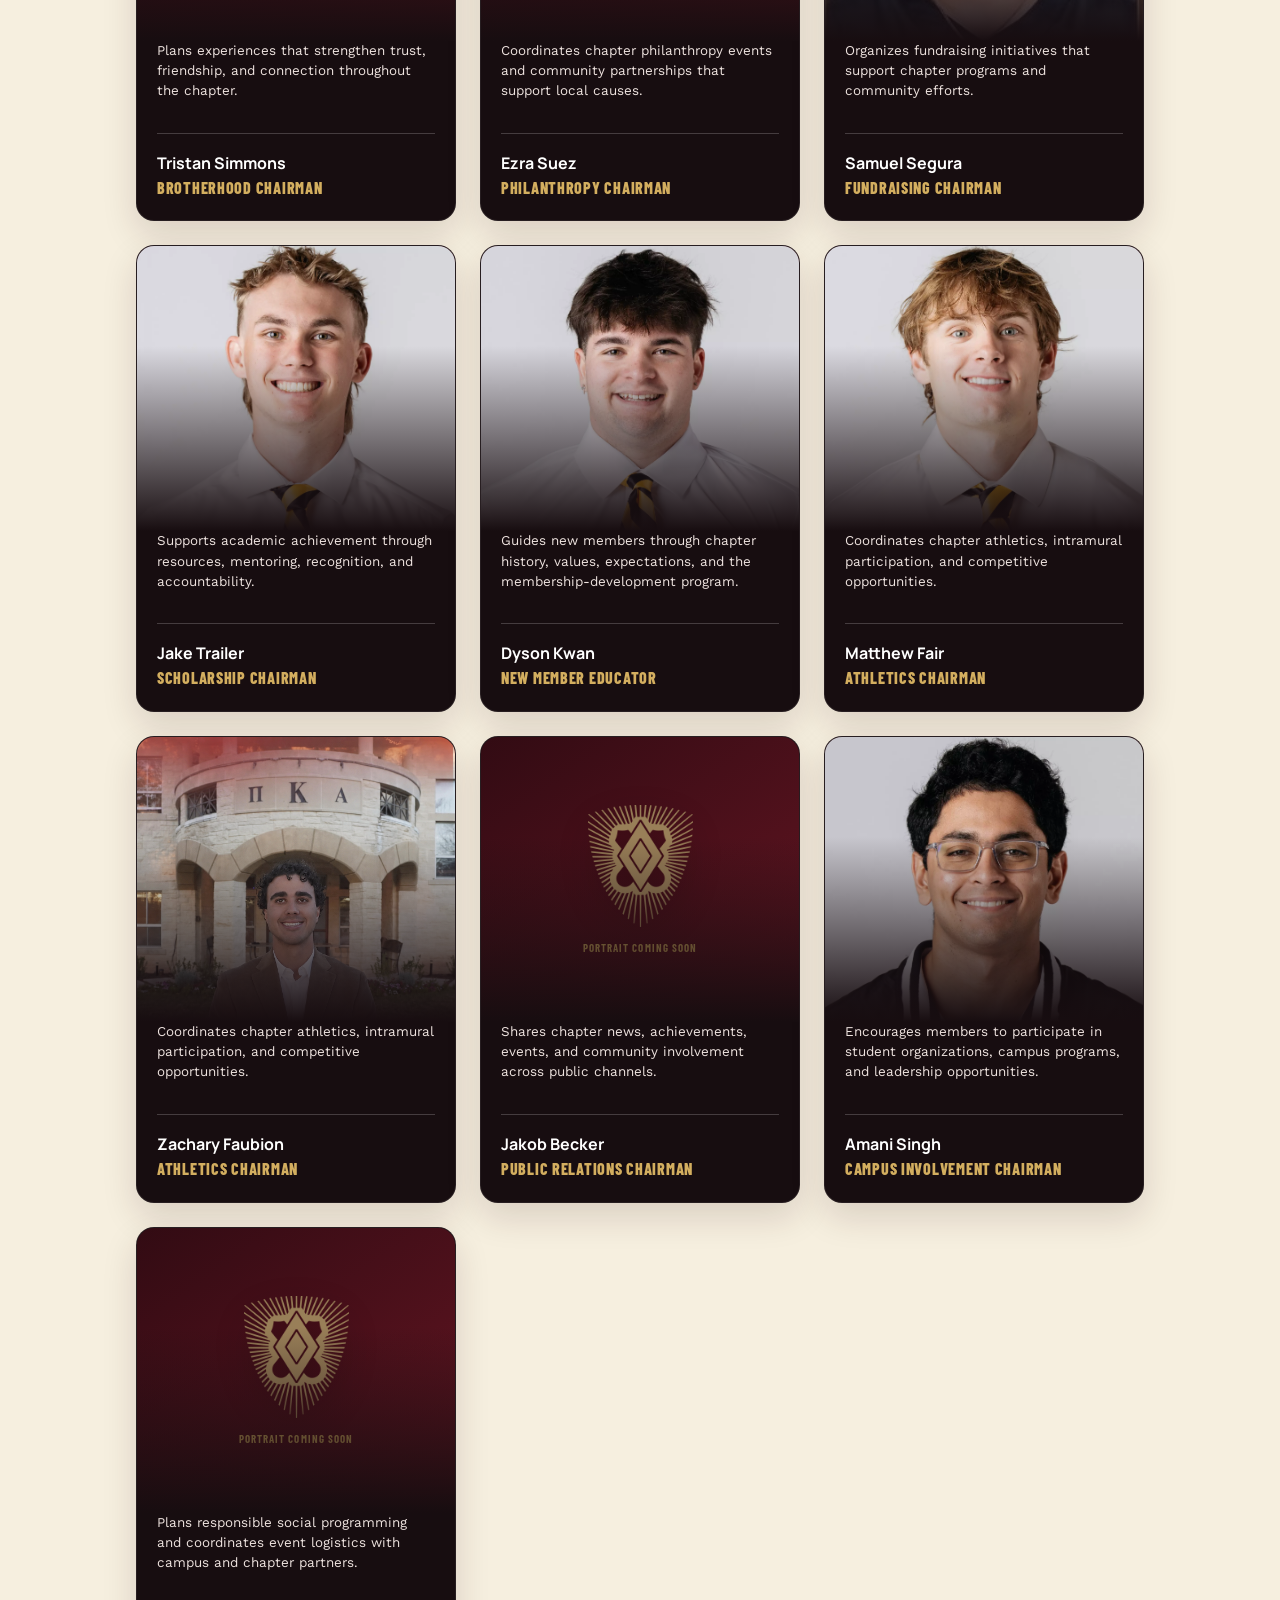
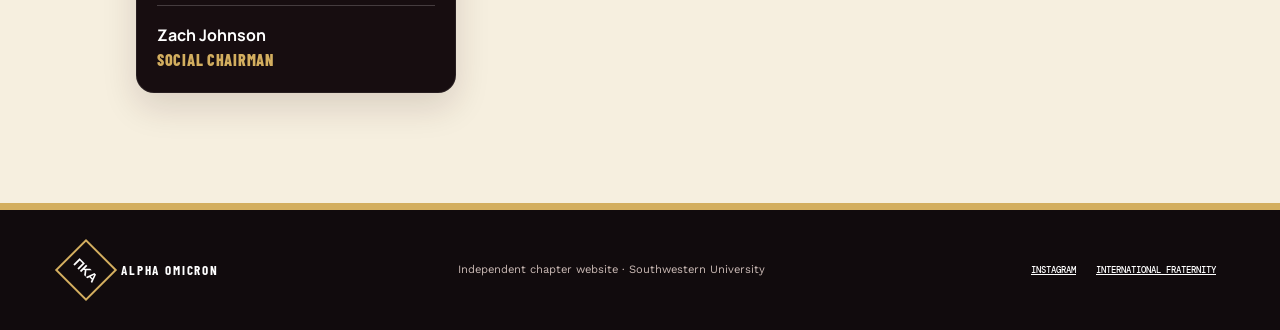
<file: leadership.html>
<!doctype html><html lang="en"><head><meta charset="utf-8"><meta name="viewport" content="width=device-width,initial-scale=1"><title>Incoming Leadership — Southwestern PIKE</title><link rel="icon" href="favicon.svg" type="image/svg+xml"><link href="https://fonts.googleapis.com/css2?family=Barlow+Condensed:wght@600;700;800&family=DM+Mono:wght@400;500&family=Manrope:wght@400;600&family=Newsreader:wght@400;500&family=Work+Sans:wght@400;500;600&display=swap" rel="stylesheet"><link rel="stylesheet" href="styles.css"><link rel="stylesheet" href="chapter.css"><link rel="stylesheet" href="roles-events.css"><link rel="stylesheet" href="inner-pages.css"></head><body class="inner-page"><header class="site-header" data-shared-header></header><main><section class="page-hero" data-leadership-effective-date="2026-11-30T00:00:00-06:00"><p class="kicker">Campus Life · 58 Members</p><h1>Incoming Chapter Leadership</h1><p data-leadership-intro>The newly elected officers take office on <strong>November 30, 2026</strong>. Until then, the current officers continue serving while the incoming officers prepare for the transition.</p></section><section class="page-body"><a class="board-feature" href="https://www.instagram.com/southwesternpike/p/DTwjuMGDQJJ/" target="_blank" rel="noreferrer"><img src="assets/leadership/2026-executive-board.jpg" alt="The Alpha Omicron executive board before the November 2026 elections"><span><b>Earlier 2026 Executive Board</b><small>Before the November elections · View on Instagram</small></span></a><div class="roles-list" id="roles-list"></div></section></main><footer data-shared-footer></footer><script src="site-shell.js"></script><script src="content.js?v=17"></script><script src="script.js"></script><script src="leadership-term.js?v=1"></script></body></html>
</file>
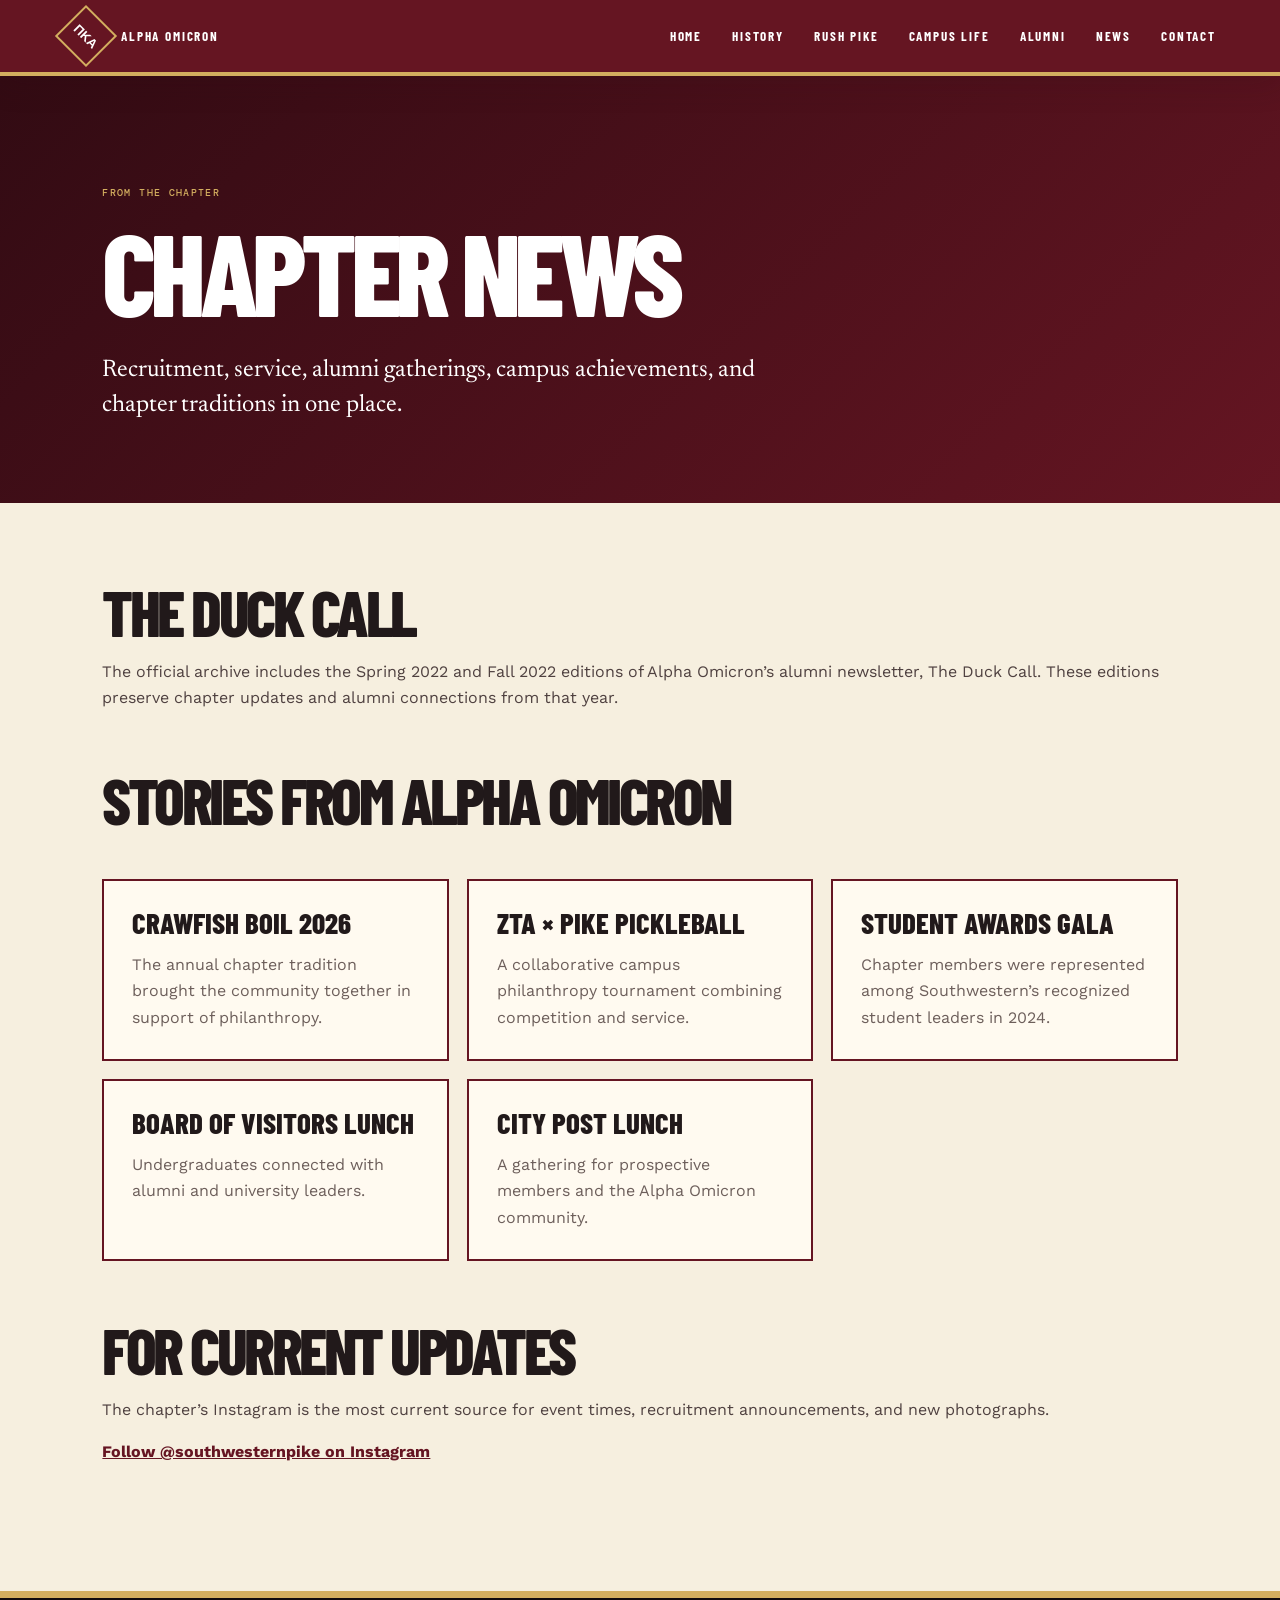
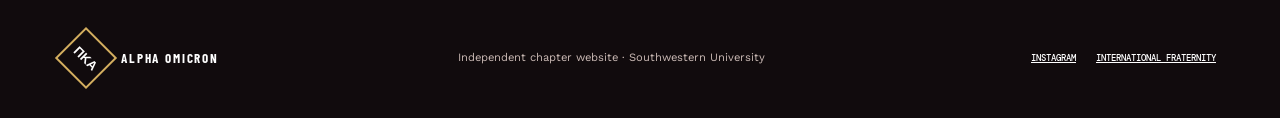
<file: news.html>
<!doctype html><html lang="en"><head><meta charset="utf-8"><meta name="viewport" content="width=device-width,initial-scale=1"><title>News — Southwestern PIKE</title><link rel="icon" href="favicon.svg" type="image/svg+xml"><link href="https://fonts.googleapis.com/css2?family=Barlow+Condensed:wght@600;700;800&family=DM+Mono:wght@400;500&family=Manrope:wght@400;600&family=Newsreader:wght@400;500&family=Work+Sans:wght@400;500;600&display=swap" rel="stylesheet"><link rel="stylesheet" href="styles.css"><link rel="stylesheet" href="chapter.css"><link rel="stylesheet" href="inner-pages.css"></head><body class="inner-page" data-page="news"><header class="site-header" data-shared-header></header><main data-page-content></main><footer data-shared-footer></footer><script src="site-shell.js"></script><script src="page-content.js"></script><script src="script.js"></script></body></html>
</file>
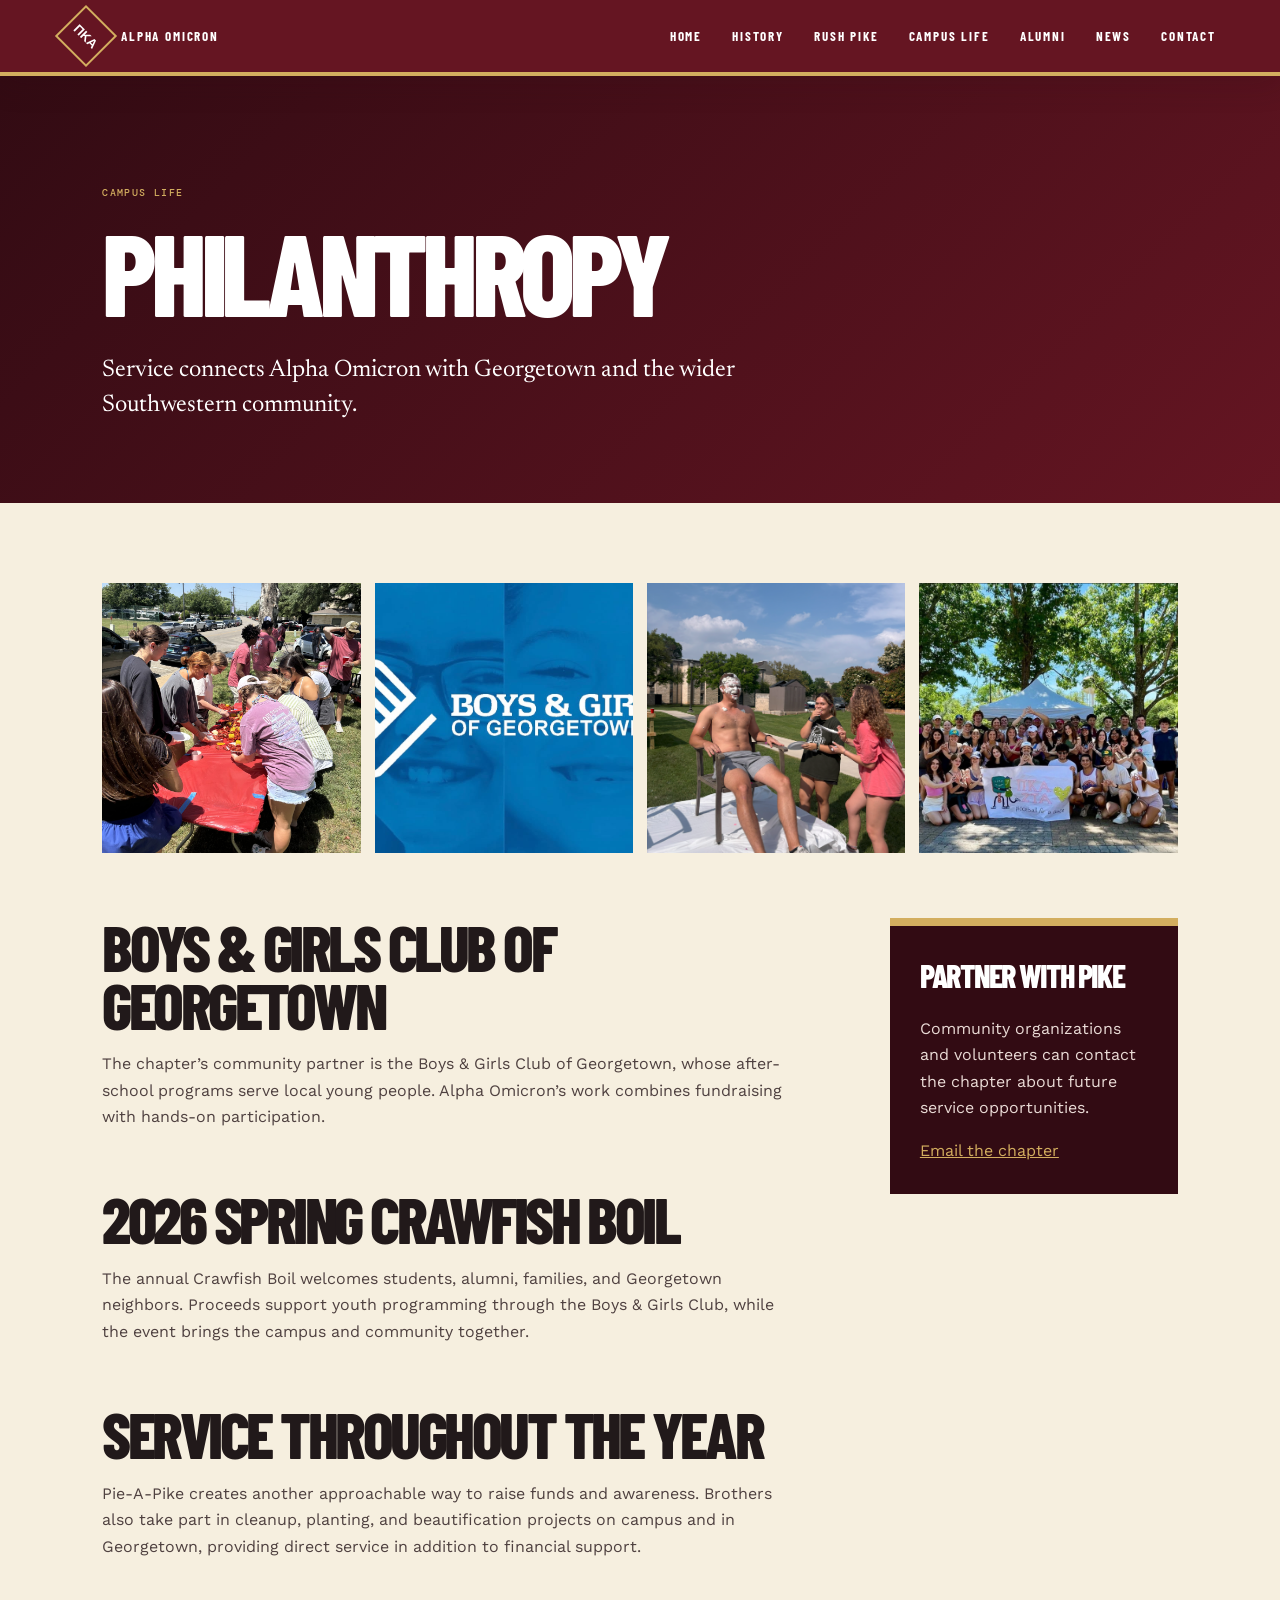
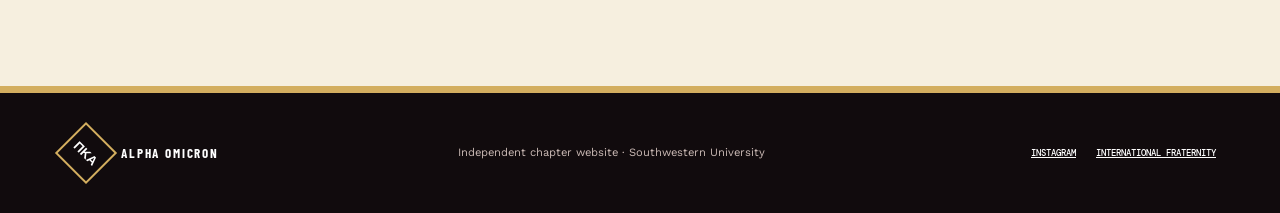
<file: philanthropy.html>
<!doctype html><html lang="en"><head><meta charset="utf-8"><meta name="viewport" content="width=device-width,initial-scale=1"><title>Philanthropy — Southwestern PIKE</title><link rel="icon" href="favicon.svg" type="image/svg+xml"><link href="https://fonts.googleapis.com/css2?family=Barlow+Condensed:wght@600;700;800&family=DM+Mono:wght@400;500&family=Manrope:wght@400;600&family=Newsreader:wght@400;500&family=Work+Sans:wght@400;500;600&display=swap" rel="stylesheet"><link rel="stylesheet" href="styles.css"><link rel="stylesheet" href="chapter.css"><link rel="stylesheet" href="inner-pages.css"></head><body class="inner-page" data-page="philanthropy"><header class="site-header" data-shared-header></header><main data-page-content></main><footer data-shared-footer></footer><script src="site-shell.js"></script><script src="page-content.js"></script><script src="script.js"></script></body></html>
</file>
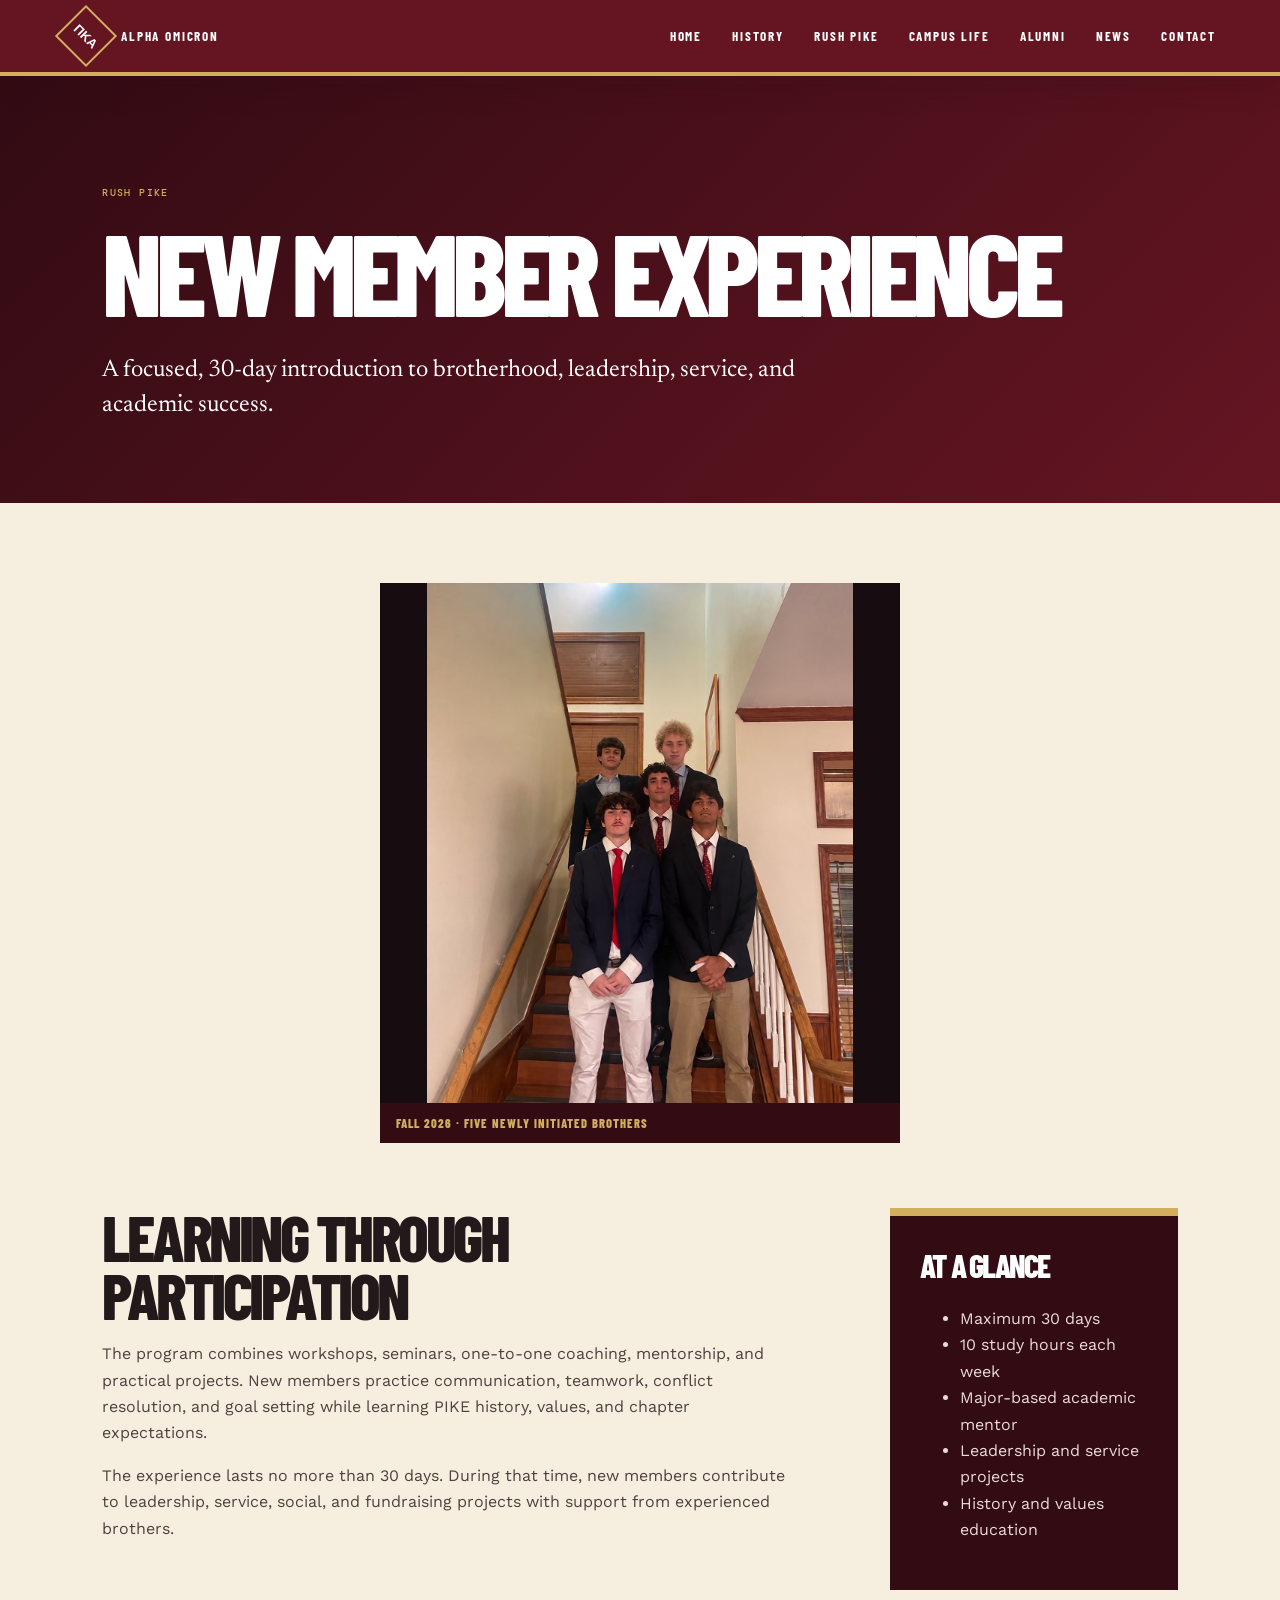
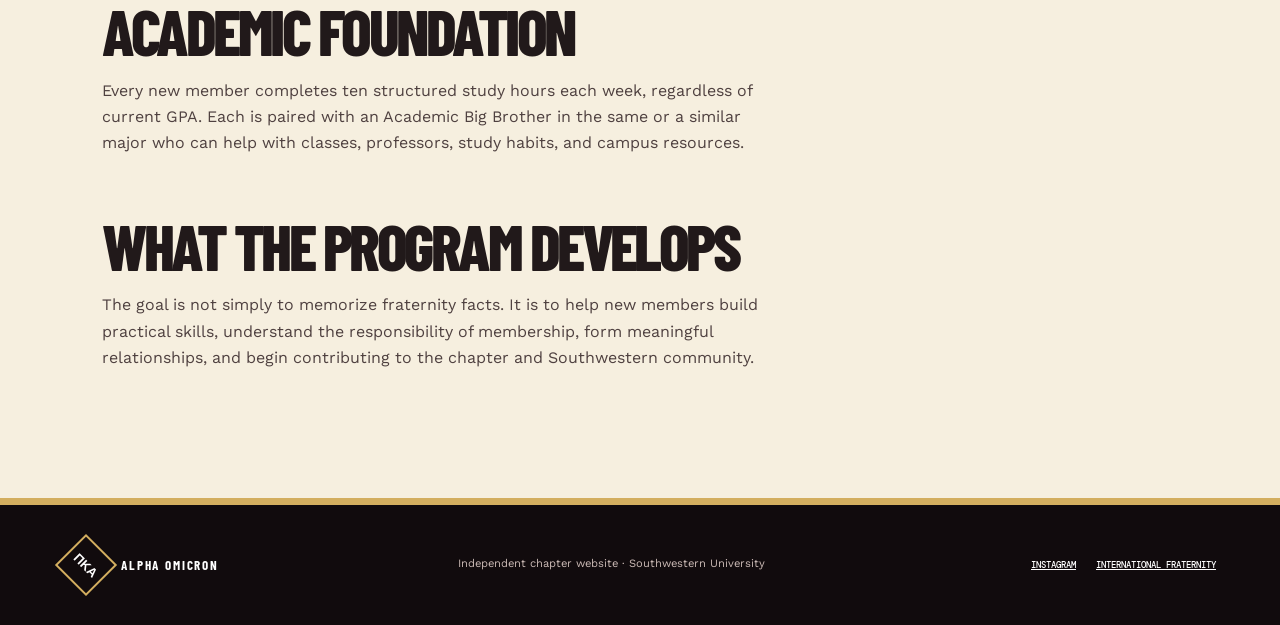
<file: pledgeship.html>
<!doctype html><html lang="en"><head><meta charset="utf-8"><meta name="viewport" content="width=device-width,initial-scale=1"><title>Pledgeship — Southwestern PIKE</title><link rel="icon" href="favicon.svg" type="image/svg+xml"><link href="https://fonts.googleapis.com/css2?family=Barlow+Condensed:wght@600;700;800&family=DM+Mono:wght@400;500&family=Manrope:wght@400;600&family=Newsreader:wght@400;500&family=Work+Sans:wght@400;500;600&display=swap" rel="stylesheet"><link rel="stylesheet" href="styles.css"><link rel="stylesheet" href="chapter.css"><link rel="stylesheet" href="inner-pages.css?v=4"></head><body class="inner-page" data-page="pledgeship"><header class="site-header" data-shared-header></header><main data-page-content></main><footer data-shared-footer></footer><script src="site-shell.js"></script><script src="page-content.js?v=5"></script><script src="script.js"></script></body></html>
</file>
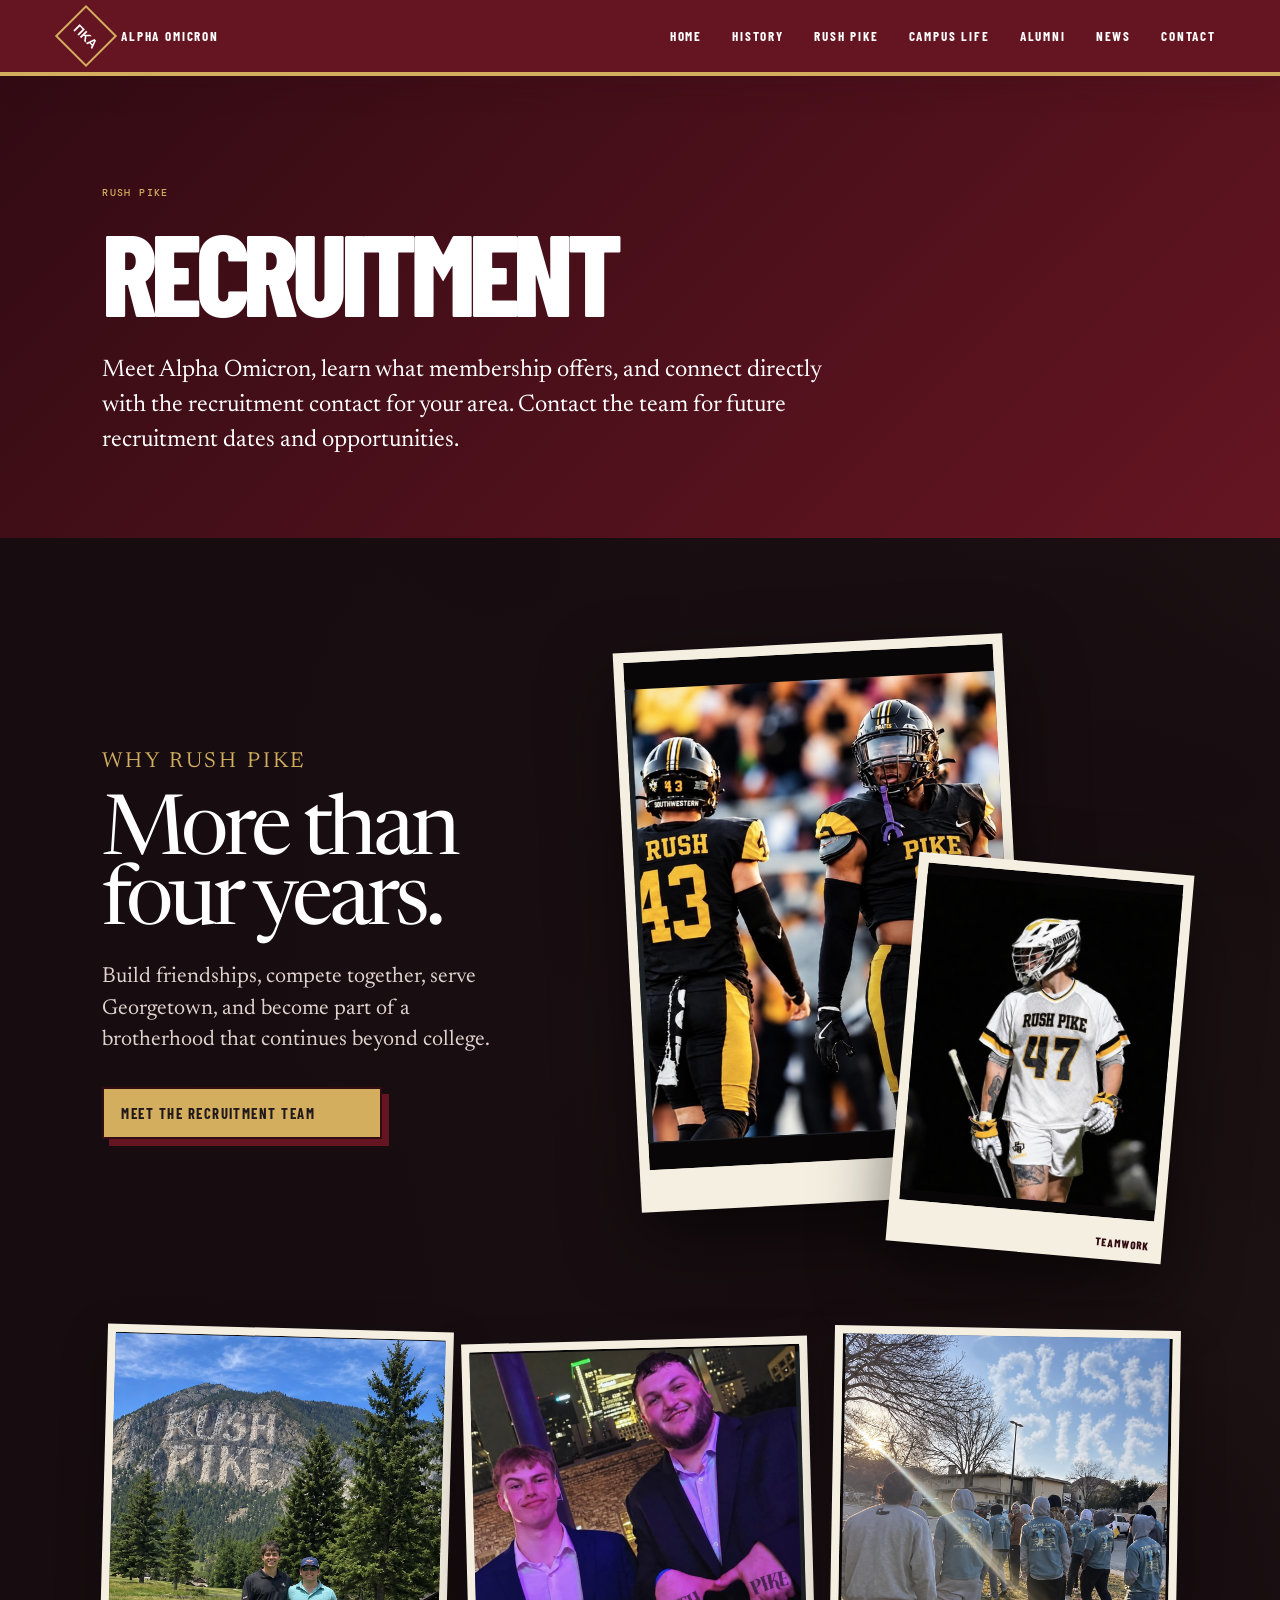
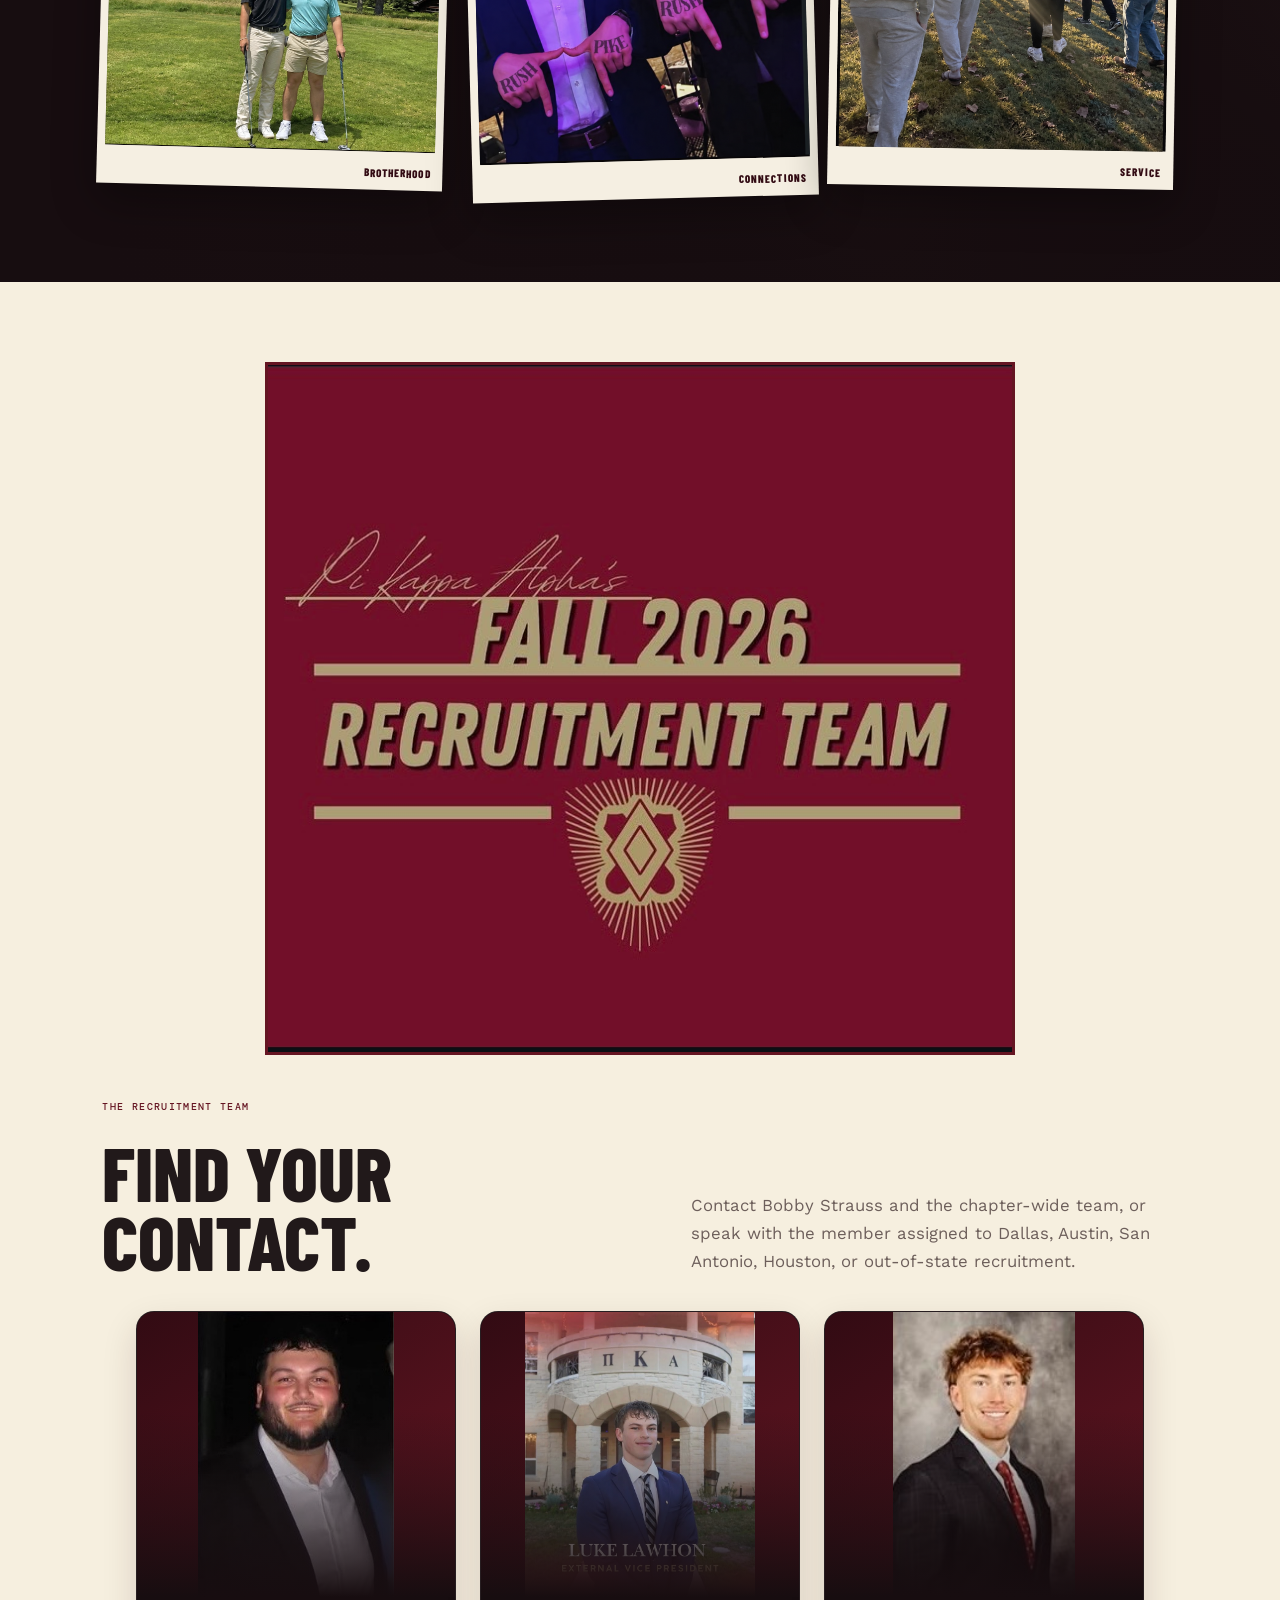
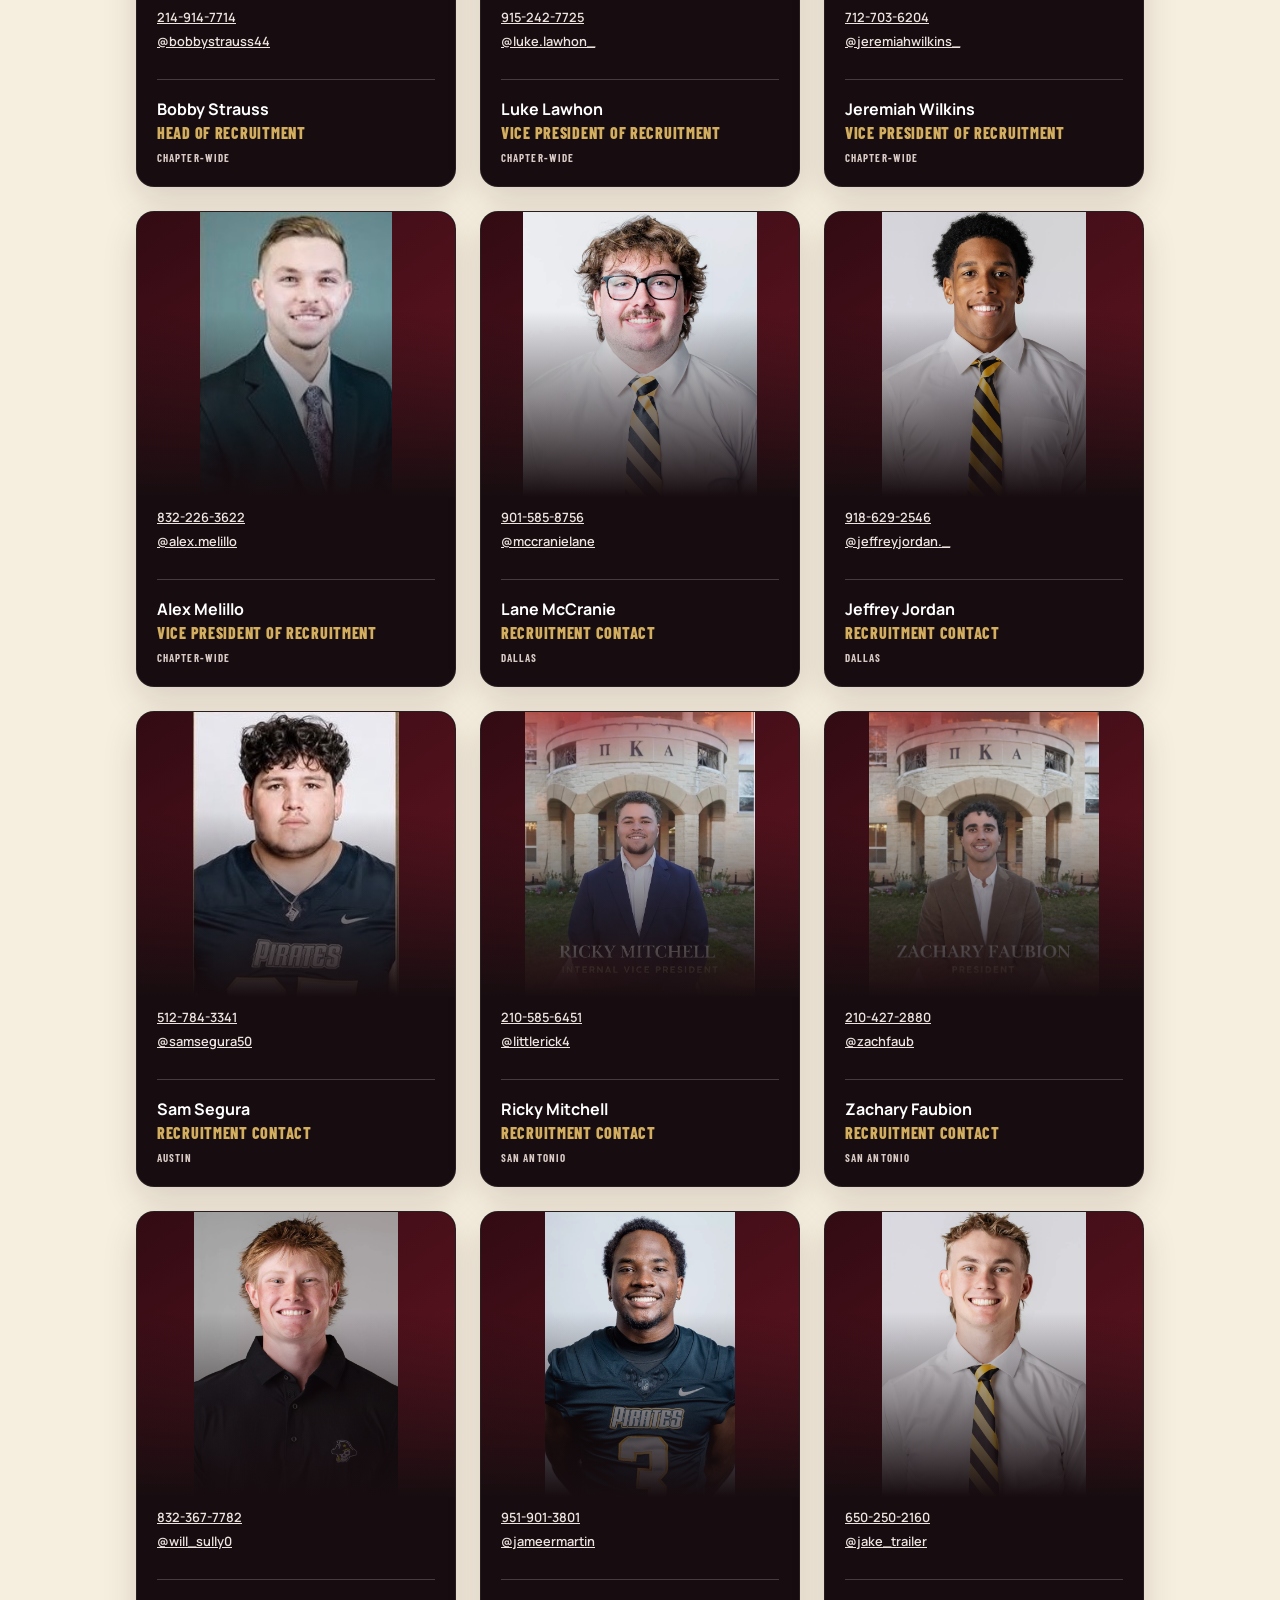
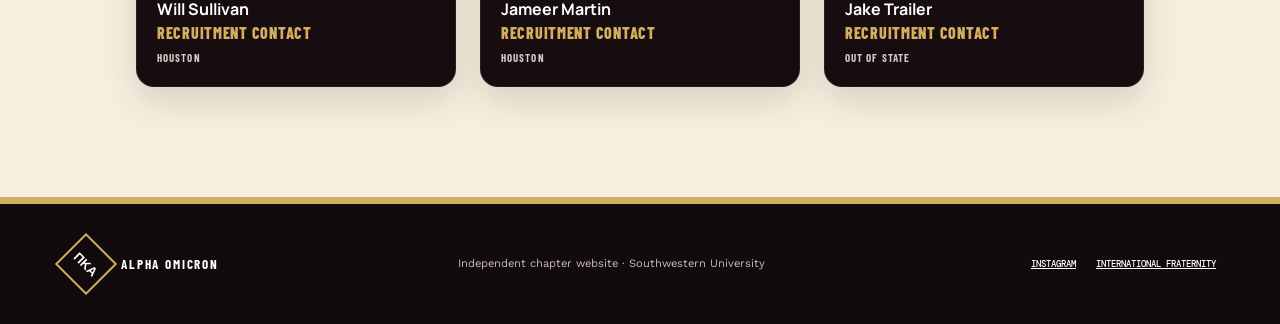
<file: recruitment.html>
<!doctype html>
<html lang="en">
<head>
  <meta charset="utf-8">
  <meta name="viewport" content="width=device-width,initial-scale=1">
  <title>Recruitment — Southwestern PIKE</title>
  <link rel="icon" href="favicon.svg" type="image/svg+xml">
  <link href="https://fonts.googleapis.com/css2?family=Barlow+Condensed:wght@600;700;800&family=DM+Mono:wght@400;500&family=Manrope:wght@400;600&family=Newsreader:wght@400;500&family=Work+Sans:wght@400;500;600&display=swap" rel="stylesheet">
  <link rel="stylesheet" href="styles.css">
  <link rel="stylesheet" href="chapter.css">
  <link rel="stylesheet" href="inner-pages.css">
  <link rel="stylesheet" href="recruitment-team.css?v=5">
</head>
<body class="inner-page">
  <header class="site-header" data-shared-header></header>
  <main>
    <section class="page-hero">
      <p class="kicker">Rush PIKE</p>
      <h1>Recruitment</h1>
      <p>Meet Alpha Omicron, learn what membership offers, and connect directly with the recruitment contact for your area. Contact the team for future recruitment dates and opportunities.</p>
    </section>
    <section class="rush-gallery-section">
      <img class="rush-gallery-wash" src="assets/recruitment/rush-gallery/football-rush-pike.png" alt="" aria-hidden="true">
      <div class="rush-gallery-layout">
        <div class="rush-gallery-heading reveal">
          <p class="kicker">Why Rush PIKE</p>
          <h2>More than<br>four years.</h2>
          <p>Build friendships, compete together, serve Georgetown, and become part of a brotherhood that continues beyond college.</p>
          <a class="button gold" href="#recruitment-team">Meet the recruitment team</a>
        </div>
        <div class="rush-art-collage reveal">
          <a class="rush-art-primary" href="assets/recruitment/rush-gallery/football-rush-pike.png" target="_blank" aria-label="Open the full football recruitment photo"><img src="assets/recruitment/rush-gallery/football-rush-pike.png" alt="Southwestern football players wearing Rush PIKE and PIKE uniforms"><span>Athletics</span></a>
          <a class="rush-art-secondary" href="assets/recruitment/rush-gallery/lacrosse-rush-pike.png" target="_blank" aria-label="Open the full lacrosse recruitment photo"><img src="assets/recruitment/rush-gallery/lacrosse-rush-pike.png" alt="Southwestern lacrosse player wearing a Rush PIKE uniform"><span>Teamwork</span></a>
        </div>
      </div>
      <div class="rush-photo-strip reveal">
        <a href="assets/recruitment/rush-gallery/golf-rush-pike.png" target="_blank"><img src="assets/recruitment/rush-gallery/golf-rush-pike.png" alt="Two PIKE brothers golfing in front of a mountain marked Rush PIKE"><span>Brotherhood</span></a>
        <a href="assets/recruitment/rush-gallery/rush-pike-brotherhood.png" target="_blank"><img src="assets/recruitment/rush-gallery/rush-pike-brotherhood.png" alt="Two PIKE brothers displaying Rush PIKE across their hands"><span>Connections</span></a>
        <a href="assets/recruitment/rush-gallery/community-service.png" target="_blank"><img src="assets/recruitment/rush-gallery/community-service.png" alt="PIKE brothers walking together during a community service activity"><span>Service</span></a>
      </div>
    </section>
    <section class="page-body">
      <div class="recruitment-directory">
        <img class="recruitment-cover" src="assets/recruitment/fall-2026-team.jpg" alt="Pi Kappa Alpha Fall 2026 Recruitment Team">
        <div class="directory-heading">
          <p class="kicker garnet-text">The Recruitment Team</p>
          <h3>Find your contact.</h3>
          <p>Contact Bobby Strauss and the chapter-wide team, or speak with the member assigned to Dallas, Austin, San Antonio, Houston, or out-of-state recruitment.</p>
        </div>
        <div class="recruitment-team" id="recruitment-team"></div>
      </div>
    </section>
  </main>
  <footer data-shared-footer></footer>
  <script src="site-shell.js"></script>
  <script src="content.js?v=17"></script>
  <script src="script.js"></script>
</body>
</html>
</file>
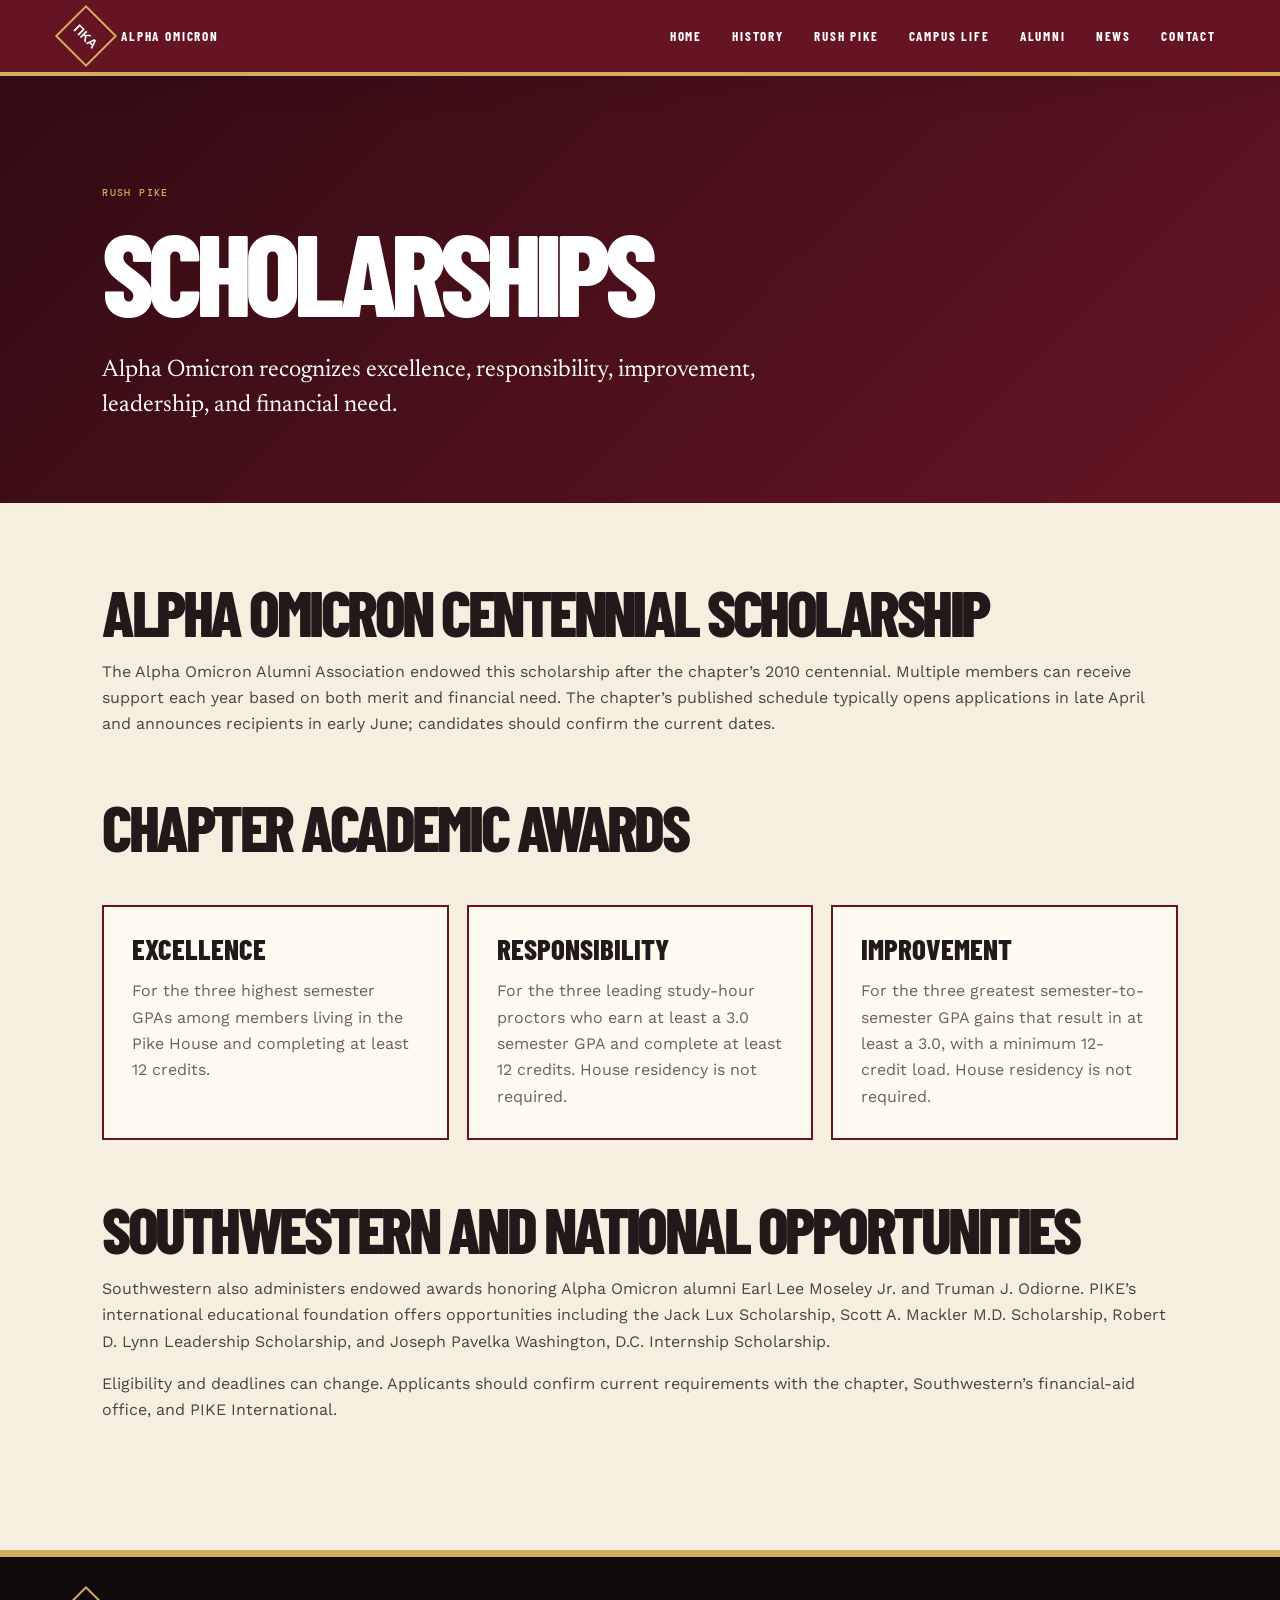
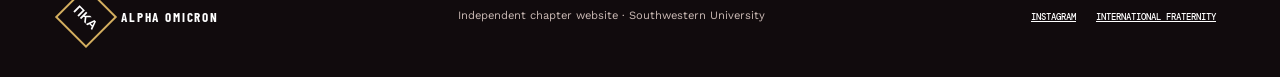
<file: scholarships.html>
<!doctype html><html lang="en"><head><meta charset="utf-8"><meta name="viewport" content="width=device-width,initial-scale=1"><title>Scholarships — Southwestern PIKE</title><link rel="icon" href="favicon.svg" type="image/svg+xml"><link href="https://fonts.googleapis.com/css2?family=Barlow+Condensed:wght@600;700;800&family=DM+Mono:wght@400;500&family=Manrope:wght@400;600&family=Newsreader:wght@400;500&family=Work+Sans:wght@400;500;600&display=swap" rel="stylesheet"><link rel="stylesheet" href="styles.css"><link rel="stylesheet" href="chapter.css"><link rel="stylesheet" href="inner-pages.css"></head><body class="inner-page" data-page="scholarships"><header class="site-header" data-shared-header></header><main data-page-content></main><footer data-shared-footer></footer><script src="site-shell.js"></script><script src="page-content.js"></script><script src="script.js"></script></body></html>
</file>
<file: styles.css>
:root{--garnet:#651522;--garnet-dark:#320b13;--gold:#d3ae5f;--cream:#f3ecdc;--paper:#fbf8f0;--ink:#21191a;--muted:#6d5f5b;--line:rgba(33,25,26,.2);--serif:"Newsreader",Georgia,serif;--sans:"Manrope",sans-serif;--mono:"DM Mono",monospace}*{box-sizing:border-box}html{scroll-behavior:smooth}body{margin:0;color:var(--ink);background:var(--paper);font-family:var(--sans);line-height:1.65}a{color:inherit}.skip{position:fixed;z-index:1000;top:8px;left:8px;padding:10px 14px;color:var(--ink);background:white;transform:translateY(-160%)}.skip:focus{transform:none}.site-header{position:absolute;z-index:20;display:flex;width:100%;min-height:88px;padding:0 clamp(22px,5vw,76px);align-items:center;justify-content:space-between;color:white}.brand{display:flex;gap:13px;align-items:center;text-decoration:none}.brand span{display:grid;width:46px;height:46px;place-items:center;border:1px solid currentColor;border-radius:50%;font:500 .8rem var(--serif)}.brand b{font:500 .63rem var(--mono);letter-spacing:.12em}.site-header nav{display:flex;gap:30px;font:500 .62rem var(--mono);letter-spacing:.08em;text-transform:uppercase}.site-header nav a{text-decoration:none}.site-header nav a:hover{text-decoration:underline;text-underline-offset:6px}.menu-button{display:none;border:1px solid white;color:white;background:transparent;padding:9px 12px;font:500 .6rem var(--mono);text-transform:uppercase}.hero{position:relative;display:grid;min-height:880px;overflow:hidden;color:white;background:var(--garnet-dark);grid-template-columns:1.03fr .97fr}.hero-copy{position:relative;z-index:3;display:flex;padding:160px clamp(28px,7vw,108px) 95px;justify-content:center;flex-direction:column;background:linear-gradient(135deg,var(--garnet-dark),var(--garnet) 72%)}.kicker,.section-label{font:500 .65rem var(--mono);letter-spacing:.13em;text-transform:uppercase}.hero .kicker{margin:0 0 38px;color:var(--gold)}h1,h2{margin:0;font:400 clamp(4rem,8vw,8.4rem)/.86 var(--serif);letter-spacing:-.055em}em{color:var(--gold);font-weight:400}.hero-lead{max-width:560px;margin:38px 0 0;font:400 clamp(1.2rem,1.8vw,1.65rem)/1.35 var(--serif)}.hero-actions{display:flex;margin-top:38px;gap:25px;align-items:center}.button{display:flex;width:min(280px,100%);padding:15px 17px;justify-content:space-between;align-items:center;border:1px solid transparent;font:500 .61rem var(--mono);letter-spacing:.07em;text-decoration:none;text-transform:uppercase}.button.gold{color:var(--ink);background:var(--gold)}.button.garnet{color:white;background:var(--garnet)}.button.outline{color:white;border-color:#ffffff88}.button:hover{transform:translateY(-2px)}.text-link,.instagram{font:500 .62rem var(--mono);letter-spacing:.06em;text-transform:uppercase;text-underline-offset:5px}.hero-photo{position:relative;height:100%;margin:0;overflow:hidden;background:#171011}.hero-photo:after{position:absolute;inset:0;content:"";background:linear-gradient(90deg,rgba(50,11,19,.32),transparent 45%),linear-gradient(0deg,rgba(20,8,10,.55),transparent 35%)}.hero-photo img{width:100%;height:100%;object-fit:cover;object-position:center 38%}.hero-photo figcaption{position:absolute;z-index:2;right:28px;bottom:24px;color:white;font:500 .56rem var(--mono);letter-spacing:.08em;text-transform:uppercase}.hero-mark{position:absolute;z-index:4;right:-.03em;bottom:-.27em;color:rgba(255,255,255,.08);font:400 clamp(13rem,28vw,29rem)/1 var(--serif);pointer-events:none}.marquee{overflow:hidden;padding:13px;color:var(--garnet-dark);background:var(--gold);font:500 .62rem var(--mono);letter-spacing:.08em;white-space:nowrap}.marquee div{width:max-content;animation:marquee 22s linear infinite}.marquee i{padding:0 28px;font-style:normal}.section{padding:110px clamp(24px,7vw,110px)}.section-label{margin:0;padding-bottom:18px;border-bottom:1px solid var(--line)}.section-label.light{border-color:#ffffff42}.intro-grid,.history-head,.pillars-head,.recruit-grid,.contact-grid{display:grid;margin-top:70px;grid-template-columns:1.05fr .95fr;gap:8vw;align-items:start}.section h2,.contact h2,.service h2{font-size:clamp(3.8rem,7vw,7.2rem)}.lead{font:400 clamp(1.3rem,2vw,1.85rem)/1.35 var(--serif)}.intro-copy>p:not(.lead),.history-head>p{color:var(--muted)}.facts{display:grid;margin-top:85px;border-top:1px solid var(--line);border-left:1px solid var(--line);grid-template-columns:repeat(4,1fr)}.facts article{min-height:190px;padding:25px;border-right:1px solid var(--line);border-bottom:1px solid var(--line)}.facts strong{display:block;font:400 clamp(2.8rem,5vw,5rem)/1 var(--serif);color:var(--garnet)}.facts span{display:block;margin-top:38px;font:500 .58rem var(--mono);text-transform:uppercase}.history{color:white;background:var(--garnet-dark)}.history-head>p{color:#e0cbc5}.gold-text{color:var(--gold)}.history-head .kicker,.service-copy .kicker,.recruit-grid .kicker{margin:0 0 28px}.timeline{margin:90px 0 0;padding:0;list-style:none;border-top:1px solid #ffffff42}.timeline li{display:grid;padding:35px 0;border-bottom:1px solid #ffffff42;grid-template-columns:1fr 2fr;gap:30px}.timeline time{color:var(--gold);font:400 clamp(2.3rem,5vw,5rem)/1 var(--serif)}.timeline h3{margin:0;font:400 2rem var(--serif)}.timeline p{max-width:680px;margin:10px 0 0;color:#e0cbc5}.founders{margin-top:45px;border:1px solid #ffffff55}.founders summary{display:flex;padding:20px 24px;justify-content:space-between;cursor:pointer;list-style:none;font:500 .65rem var(--mono);letter-spacing:.08em;text-transform:uppercase}.founders summary::-webkit-details-marker{display:none}.founders ul{display:grid;margin:0;padding:25px 45px 35px;border-top:1px solid #ffffff42;grid-template-columns:repeat(2,1fr);gap:11px 40px}.pillars-head>p{margin:0}.pillar-list{margin-top:85px;border-top:1px solid var(--line)}.pillar-list article{display:grid;min-height:150px;padding:28px 0;border-bottom:1px solid var(--line);grid-template-columns:70px 1fr 1.2fr;gap:35px;align-items:center}.pillar-list span{color:var(--garnet);font:500 .6rem var(--mono)}.pillar-list h3{margin:0;font:400 clamp(2.5rem,4vw,4.4rem)/1 var(--serif)}.pillar-list p{color:var(--muted)}.service{display:grid;min-height:700px;color:white;background:var(--garnet);grid-template-columns:.8fr 1.2fr}.service-visual{display:grid;position:relative;overflow:hidden;place-items:center;background:var(--gold)}.service-visual:before{position:absolute;width:520px;height:520px;border:1px solid rgba(50,11,19,.25);border-radius:50%;content:""}.service-visual img{position:relative;z-index:1;width:min(260px,52%);filter:drop-shadow(0 20px 35px rgba(50,11,19,.3))}.service-copy{padding:95px clamp(30px,7vw,110px)}.service-copy .lead{max-width:720px}.service-copy .button{margin-top:35px}.garnet-text{color:var(--garnet)}.recruit-grid>div:last-child{padding-top:5px}.recruit-actions{display:flex;margin-top:35px;gap:26px;align-items:center}.leadership-note{display:grid;margin-top:75px;padding:22px 0;border-block:1px solid var(--line);grid-template-columns:1fr 2fr;gap:30px}.leadership-note span{font:500 .62rem var(--mono);text-transform:uppercase}.leadership-note p{margin:0;color:var(--muted)}.contact{padding:110px clamp(24px,7vw,110px);color:white;background:#1e1517}.contact-details{display:grid;gap:32px}.contact-details>div{padding-bottom:25px;border-bottom:1px solid #ffffff38}.contact-details span{display:block;margin-bottom:10px;color:var(--gold);font:500 .58rem var(--mono);text-transform:uppercase}.contact-details address,.contact-details a{font:400 1.2rem var(--serif);font-style:normal}footer{display:grid;padding:38px clamp(24px,5vw,76px);color:white;background:#110b0d;grid-template-columns:1fr 1fr 1fr;gap:30px;align-items:center}footer p{margin:0;color:#cbbab5;font-size:.7rem}footer>div{display:flex;gap:20px;justify-content:flex-end}footer>div a{font:500 .55rem var(--mono);text-transform:uppercase}.reveal{opacity:0;transform:translateY(24px);transition:opacity .7s ease,transform .7s ease}.reveal.visible{opacity:1;transform:none}@keyframes marquee{to{transform:translateX(-45%)}}@media(max-width:900px){.site-header nav{position:absolute;top:74px;right:20px;display:none;padding:22px;color:white;background:var(--garnet-dark);flex-direction:column}.site-header nav.open{display:flex}.menu-button{display:block}.hero{grid-template-columns:1fr}.hero-copy{min-height:700px}.hero-photo{height:600px}.intro-grid,.history-head,.pillars-head,.recruit-grid,.contact-grid{grid-template-columns:1fr}.facts{grid-template-columns:repeat(2,1fr)}.service{grid-template-columns:1fr}.service-visual{min-height:480px}.pillar-list article{grid-template-columns:45px 1fr}.pillar-list p{grid-column:2}.recruit-actions{align-items:flex-start;flex-direction:column}footer{grid-template-columns:1fr}footer>div{justify-content:flex-start}}@media(max-width:560px){h1{font-size:4.2rem}.section{padding:80px 20px}.hero-copy{padding:140px 22px 70px}.hero-actions{align-items:flex-start;flex-direction:column}.hero-photo{height:480px}.facts{grid-template-columns:1fr}.timeline li{grid-template-columns:1fr}.founders ul{grid-template-columns:1fr}.service-copy,.contact{padding:80px 22px}.leadership-note{grid-template-columns:1fr}.contact-grid{gap:50px}footer>div{flex-direction:column}}@media(prefers-reduced-motion:reduce){html{scroll-behavior:auto}.marquee div{animation:none}.reveal{opacity:1;transform:none;transition:none}.button:hover{transform:none}}
</file>
<file: chapter.css>
:root{--display:"Barlow Condensed",Impact,sans-serif;--body:"Work Sans",sans-serif}body{font-family:var(--body);background:#f6efdf}.site-header{position:fixed;top:0;min-height:76px;background:var(--garnet);border-bottom:4px solid var(--gold);box-shadow:0 8px 30px rgba(50,11,19,.2)}.brand span{width:44px;height:44px;border:2px solid var(--gold);border-radius:0;transform:rotate(45deg);font-family:var(--display);font-weight:800}.brand span::first-line{transform:rotate(-45deg)}.brand b,.site-header nav,.menu-button{font-family:var(--display);font-size:.82rem;font-weight:700;letter-spacing:.14em}.site-header nav a{position:relative}.site-header nav a:after{position:absolute;right:0;bottom:-8px;left:0;height:3px;background:var(--gold);content:"";transform:scaleX(0);transform-origin:left;transition:transform .2s}.site-header nav a:hover{text-decoration:none}.site-header nav a:hover:after{transform:scaleX(1)}
.hero{min-height:790px;padding-top:76px;color:var(--ink);background:#f6efdf;grid-template-columns:58% 42%;border-bottom:12px solid var(--garnet)}.hero-copy{min-height:714px;padding:95px clamp(28px,6vw,92px) 75px;color:var(--ink);background:linear-gradient(90deg,transparent 96%,rgba(101,21,34,.12) 96%),linear-gradient(0deg,transparent 96%,rgba(101,21,34,.08) 96%),#f6efdf;background-size:42px 42px}.hero .kicker{display:inline-block;width:max-content;margin:0 0 28px;padding:8px 12px;color:#fff;background:var(--garnet);font-family:var(--display);font-size:.95rem;font-weight:700;letter-spacing:.12em}.hero h1{max-width:760px;color:var(--garnet-dark);font-family:var(--display);font-size:clamp(5.6rem,11.2vw,11rem);font-weight:800;line-height:.72;letter-spacing:-.04em;text-transform:uppercase}.hero h1 em{display:inline-block;color:var(--garnet);font-family:inherit;font-style:italic;font-weight:700;transform:translateX(7%)}.hero-lead{max-width:590px;margin-top:50px;padding-left:18px;border-left:7px solid var(--gold);font-family:var(--body);font-size:1.08rem;font-weight:500;line-height:1.6}.hero-actions{margin-top:30px}.button{border-radius:0;font-family:var(--display);font-size:.92rem;font-weight:700;letter-spacing:.1em}.button.gold{border:2px solid var(--garnet-dark);box-shadow:7px 7px 0 var(--garnet)}.text-link,.instagram{font-family:var(--display);font-size:.85rem;font-weight:700}.hero-photo{border-left:10px solid var(--gold)}.hero-photo img{filter:saturate(.82) contrast(1.06);object-position:center 35%}.hero-photo figcaption{right:auto;bottom:24px;left:24px;padding:8px 11px;color:var(--ink);background:var(--gold);font-family:var(--display);font-size:.78rem;font-weight:700}.hero-mark{right:-.03em;bottom:-.19em;color:rgba(255,255,255,.22);font-family:var(--display);font-weight:800;letter-spacing:-.09em}
.marquee{padding:18px 5vw;color:#fff;background:var(--garnet-dark);font-family:var(--display);font-size:.95rem;font-weight:700;letter-spacing:.15em;text-align:center;white-space:normal}.marquee div{width:auto;animation:none}.marquee i{color:var(--gold)}
.section{position:relative;padding-block:95px}.section-label{display:inline-block;margin:0;padding:7px 11px;border:0;color:white;background:var(--garnet);font-family:var(--display);font-size:.82rem;font-weight:700;letter-spacing:.13em}.section-label.light{color:var(--garnet-dark);background:var(--gold)}.intro-grid,.history-head,.pillars-head,.recruit-grid,.contact-grid{margin-top:52px}.section h2,.contact h2,.service h2{font-family:var(--display);font-size:clamp(4.2rem,8vw,8rem);font-weight:800;line-height:.78;letter-spacing:-.035em;text-transform:uppercase}.section h2 em,.contact h2 em,.service h2 em{color:var(--garnet);font-family:inherit;font-style:italic;font-weight:700}.lead{font-family:var(--body);font-size:clamp(1.15rem,1.8vw,1.6rem);font-weight:500;line-height:1.55}.intro-grid{grid-template-columns:1.2fr .8fr}.intro-copy{padding-top:16px}.facts{margin-top:70px;border:4px solid var(--garnet);grid-template-columns:1.1fr .9fr 1.1fr .9fr;transform:rotate(-.45deg)}.facts article{min-height:170px;border-color:rgba(101,21,34,.32);background:#fffaf0;transform:rotate(.45deg)}.facts strong{font-family:var(--display);font-size:4.6rem;font-weight:800;letter-spacing:-.03em}.facts span{margin-top:24px;font-family:var(--display);font-size:.78rem;font-weight:700;letter-spacing:.08em}
.history{color:var(--ink);background:var(--gold)}.history .section-label{color:white;background:var(--garnet-dark)}.history-head{grid-template-columns:.9fr 1.1fr}.history-head>p{padding:25px;color:var(--ink);background:rgba(255,255,255,.35);border-left:8px solid var(--garnet)}.gold-text{color:var(--garnet)}.history h2 em{color:var(--garnet)}.timeline{display:grid;margin-top:70px;border:0;grid-template-columns:repeat(2,1fr);gap:14px}.timeline li{position:relative;display:block;min-height:265px;padding:30px;border:3px solid var(--garnet-dark);background:#f6efdf}.timeline li:nth-child(2),.timeline li:nth-child(3){color:white;background:var(--garnet)}.timeline time{position:absolute;right:22px;top:16px;color:rgba(101,21,34,.16);font-family:var(--display);font-size:6.8rem;font-weight:800;line-height:1}.timeline li:nth-child(2) time,.timeline li:nth-child(3) time{color:rgba(255,255,255,.16)}.timeline h3{position:relative;margin-top:85px;font-family:var(--display);font-size:2.5rem;font-weight:800;text-transform:uppercase}.timeline p,.timeline li:nth-child(2) p,.timeline li:nth-child(3) p{position:relative;color:inherit}.founders{border:3px solid var(--garnet-dark);color:white;background:var(--garnet-dark)}.founders summary{font-family:var(--display);font-size:.9rem;font-weight:700}.founders ul{border-color:#ffffff45}
.pillars{overflow:hidden}.pillars:after{position:absolute;right:-80px;bottom:-180px;color:rgba(101,21,34,.05);content:"ΠΚΑ";font:800 25rem/1 var(--display);pointer-events:none}.pillars-head{grid-template-columns:.95fr 1.05fr}.pillar-list{position:relative;z-index:1;margin-top:65px;border-top:5px solid var(--garnet)}.pillar-list article{min-height:130px;padding:20px 0;grid-template-columns:90px 1fr 1.1fr}.pillar-list article:nth-child(even){background:rgba(211,174,95,.17)}.pillar-list span{padding-left:18px;font-family:var(--display);font-size:1.2rem;font-weight:800}.pillar-list h3{font-family:var(--display);font-size:clamp(3.4rem,6vw,6rem);font-weight:800;text-transform:uppercase}.pillar-list p{padding-right:24px}
.service{min-height:650px;background:var(--garnet-dark);grid-template-columns:42% 58%}.service-visual{background:repeating-linear-gradient(135deg,var(--gold) 0,var(--gold) 16px,#c39c4e 16px,#c39c4e 32px);border-right:10px solid white}.service-visual:before{width:400px;height:520px;border:8px double var(--garnet-dark);border-radius:50% 50% 10px 10px}.service-copy{padding-block:80px}.service h2{color:white}.service h2 em{color:var(--gold)}.service-copy .kicker{font-family:var(--display);font-size:.9rem;font-weight:700}.service-copy .button{border-width:2px;box-shadow:6px 6px 0 var(--gold)}
.recruitment{background:#f6efdf}.recruitment:before{position:absolute;top:0;right:0;width:34%;height:18px;background:var(--garnet);content:""}.recruit-grid{grid-template-columns:1.15fr .85fr}.recruit-grid .kicker{font-family:var(--display);font-size:1rem;font-weight:800}.recruit-grid>div:last-child{padding:28px;border:3px solid var(--garnet);background:#fffaf0;box-shadow:12px 12px 0 var(--gold)}.leadership-note{border:0;color:white;background:var(--garnet);padding:22px 28px}.leadership-note span{font-family:var(--display);font-size:.9rem;font-weight:700}.leadership-note p{color:white}
.contact{position:relative;overflow:hidden;background:var(--garnet)}.contact:after{position:absolute;right:-30px;bottom:-90px;color:rgba(255,255,255,.07);content:"AO";font:800 20rem/1 var(--display)}.contact .section-label{color:var(--garnet-dark);background:var(--gold)}.contact-grid{position:relative;z-index:1}.contact h2{color:white}.contact h2 em{color:var(--gold)}.contact-details span{font-family:var(--display);font-size:.78rem;font-weight:700}.contact-details address,.contact-details a{font-family:var(--body);font-size:1rem;font-weight:600}footer{border-top:7px solid var(--gold);font-family:var(--body)}
@media(max-width:900px){.hero{grid-template-columns:1fr}.hero-copy{min-height:650px}.hero-photo{height:620px;border-top:10px solid var(--gold);border-left:0}.timeline{grid-template-columns:1fr}.intro-grid,.history-head,.pillars-head,.recruit-grid{grid-template-columns:1fr}.service{grid-template-columns:1fr}.service-visual{border-right:0;border-bottom:10px solid white}.facts{transform:none}.facts article{transform:none}}@media(max-width:560px){.site-header{min-height:70px}.hero{padding-top:70px}.hero-copy{min-height:610px}.hero h1{font-size:5.25rem}.hero h1 em{transform:none}.hero-photo{height:510px}.facts{grid-template-columns:1fr}.pillar-list article{grid-template-columns:55px 1fr}.timeline li{min-height:240px}.timeline time{font-size:5.4rem}.marquee{font-size:.78rem}.service-visual{min-height:410px}.service-visual:before{width:270px;height:350px}.section h2,.contact h2,.service h2{font-size:4.3rem}}
</file>
<file: roles-events.css>
.history-details{margin-top:45px;border:3px solid var(--garnet-dark);color:white;background:var(--garnet-dark)}
.history-details>summary{display:flex;padding:20px 24px;justify-content:space-between;align-items:center;cursor:pointer;list-style:none;font:700 .9rem var(--display);letter-spacing:.08em;text-transform:uppercase}
.history-details>summary::-webkit-details-marker{display:none}.history-details>summary b{color:var(--gold)}.history-details[open]>summary b{font-size:0}.history-details[open]>summary b:after{content:"Close −";font:700 .9rem var(--display)}
.history-details .timeline{margin:0;padding:14px;border-top:1px solid #ffffff45}.history-details .timeline li{margin:0}.history-details .timeline .reveal{opacity:1;transform:none}.history-details:not([open]) .timeline{display:none}
.history-details .timeline li:nth-child(1),.history-details .timeline li:nth-child(4){color:var(--ink)}
.history-details .timeline li:nth-child(1) h3,.history-details .timeline li:nth-child(4) h3{color:var(--garnet-dark)}
.history-details .timeline li:nth-child(1) p,.history-details .timeline li:nth-child(4) p{color:#4f4140}
.history-details .timeline li:nth-child(1) time,.history-details .timeline li:nth-child(4) time{color:rgba(101,21,34,.24)}

.hero-copy{min-width:0;overflow:hidden}
.hero h1{width:100%;max-width:100%;font-size:clamp(4.5rem,7.2vw,7.8rem);line-height:.78}
.hero h1 em{display:block;max-width:100%;font-size:.72em;letter-spacing:-.055em;transform:none}

.hero-photo-placeholder{display:grid;place-items:center;background:repeating-linear-gradient(135deg,#3b0d15 0,#3b0d15 22px,#651522 22px,#651522 44px)}
.hero-photo-placeholder:after{background:radial-gradient(circle at center,transparent 0,rgba(23,5,9,.42) 76%)}
.hero-photo-placeholder>div{position:relative;z-index:2;display:flex;padding:42px;align-items:center;flex-direction:column;text-align:center}
.hero-photo-placeholder img{width:145px;height:auto;object-fit:contain;filter:drop-shadow(0 16px 25px rgba(0,0,0,.3))}
.hero-photo-placeholder strong{margin-top:30px;color:white;font:800 2.2rem/1 var(--display);letter-spacing:.05em;text-transform:uppercase}
.hero-photo-placeholder span{margin-top:10px;color:var(--gold);font:700 .82rem var(--display);letter-spacing:.12em;text-transform:uppercase}
.roles{background:#fffaf0}.roles-head,.events-head{display:grid;margin-top:52px;grid-template-columns:1.1fr .9fr;gap:8vw}.roles-head .kicker{margin:0 0 28px;font:800 .95rem var(--display)}
.board-feature{display:grid;margin-top:48px;color:white;background:var(--garnet-dark);grid-template-columns:220px 1fr;text-decoration:none}
.board-feature img{display:block;width:100%;height:270px;object-fit:cover}
.board-feature span{display:flex;padding:30px 40px;justify-content:center;flex-direction:column;border-left:7px solid var(--gold)}
.board-feature b{font:800 clamp(2.3rem,4vw,4rem)/.9 var(--display);text-transform:uppercase}
.board-feature small{margin-top:16px;color:var(--gold);font:700 .78rem var(--display);letter-spacing:.09em;text-transform:uppercase}
.roles-list{display:grid;margin-top:48px;border-top:5px solid var(--garnet);grid-template-columns:repeat(4,minmax(0,1fr));gap:1px;background:var(--line)}
.role{display:flex;min-width:0;min-height:0;padding:22px;background:#fffaf0;align-items:flex-start;flex-direction:column}
.role:nth-child(even){background:#f5ead2}
.role>span{display:none}
.role>img{display:block;width:100%;margin-bottom:20px;aspect-ratio:4/5;border:3px solid var(--garnet);object-fit:cover;object-position:center top}
.role-photo{position:relative;width:100%;margin-bottom:20px;overflow:hidden;aspect-ratio:115/190;border:3px solid var(--garnet);background:var(--garnet-dark)}
.role-photo img{position:absolute;max-width:none;height:auto}
.role h3{margin:0;font:800 clamp(1.4rem,2.2vw,2rem)/1 var(--display);text-transform:uppercase}
.role strong{display:block;margin-top:8px;color:var(--garnet);font:700 .75rem var(--display);letter-spacing:.07em;text-transform:uppercase}
.role p{margin:16px 0 0;color:var(--muted);font-size:.82rem;line-height:1.55}
.edit-note,.events-admin{margin:35px 0 0;padding:18px 22px;border:2px solid var(--garnet);font-size:.8rem}.edit-note code,.events-admin code{padding:2px 5px;color:white;background:var(--garnet);font-family:var(--mono)}
.events{color:white;background:var(--garnet-dark)}.events .section-label{color:var(--garnet-dark);background:var(--gold)}.events h2 em{color:var(--gold)}.events-head{align-items:end}.events-head .lead{margin:0}.event-list{margin-top:65px;border-top:5px solid var(--gold)}.event{display:grid;min-height:180px;padding:27px 0;border-bottom:1px solid #ffffff45;grid-template-columns:120px 1.2fr .8fr;gap:36px;align-items:center}.event time{display:flex;width:96px;height:96px;border:3px solid var(--gold);align-items:center;justify-content:center;flex-direction:column}.event time b{color:var(--gold);font:800 1.3rem var(--display);text-transform:uppercase}.event time span{font:700 1.5rem var(--display)}.event small,.event-place span{color:var(--gold);font:700 .72rem var(--display);letter-spacing:.1em;text-transform:uppercase}.event h3{margin:7px 0;font:800 clamp(2rem,3.4vw,3.3rem)/1 var(--display);text-transform:uppercase}.event p{margin:0;color:#eadbd6}.event-place{display:flex;gap:8px;flex-direction:column}.event-place strong{font-size:.9rem}.event-place a{margin-top:13px;color:var(--gold);font:700 .78rem var(--display);letter-spacing:.08em;text-transform:uppercase}.events-admin{display:grid;border-color:var(--gold);grid-template-columns:180px 1fr;gap:25px}.events-admin span{color:var(--gold);font:800 .9rem var(--display);letter-spacing:.08em;text-transform:uppercase}.events-admin p{margin:0}.events-admin code{color:var(--garnet-dark);background:var(--gold)}
.event.has-poster{grid-template-columns:120px minmax(160px,230px) 1.2fr .8fr}.event-poster{display:block;overflow:hidden;border:2px solid var(--gold);background:#fff}.event-poster img{display:block;width:100%;height:auto}.event-poster:focus-visible{outline:3px solid white;outline-offset:4px}
.event-empty{margin:0;padding:28px 0;color:#eadbd6}.event-empty a{color:var(--gold);text-underline-offset:4px}
@media(max-width:1000px){.roles-list{grid-template-columns:repeat(3,minmax(0,1fr))}}
@media(max-width:900px){.roles-head,.events-head{grid-template-columns:1fr}.event,.event.has-poster{grid-template-columns:100px 1fr}.event.has-poster .event-poster{grid-column:2;max-width:260px}.event-place{grid-column:2}.events-admin{grid-template-columns:1fr}}
@media(max-width:700px){.roles-list{grid-template-columns:repeat(2,minmax(0,1fr))}.board-feature{grid-template-columns:145px 1fr}.board-feature img{height:190px}.board-feature span{padding:22px}.board-feature b{font-size:2rem}}
@media(max-width:560px){.hero h1{font-size:clamp(3.8rem,19vw,5.25rem)}.hero h1 em{font-size:.7em}.role{padding:16px}.role h3{font-size:1.35rem}.role p{font-size:.76rem}.event,.event.has-poster{grid-template-columns:78px 1fr;gap:18px}.event time{width:72px;height:72px}.event.has-poster .event-poster{grid-column:1/-1;max-width:280px;margin:auto}.event-place{grid-column:1/-1;padding-left:96px}.event.has-poster .event-place{padding-left:0}}

/* Portrait-led leadership cards */
.roles-list{border:0;grid-template-columns:repeat(3,minmax(0,320px));justify-content:center;gap:24px;background:transparent}
.role,.role:nth-child(even){overflow:hidden;padding:0;color:white;background:#170d10;border:1px solid #ffffff12;border-radius:18px;box-shadow:0 14px 35px rgba(50,11,19,.14)}
.role-media{position:relative;width:100%;height:285px;overflow:hidden;background:linear-gradient(145deg,var(--garnet-dark),var(--garnet))}
.role-media>img{display:block;width:100%;height:100%;margin:0;border:0;object-fit:cover;object-position:center top;transition:transform .3s ease}
.role:hover .role-media>img,.role:hover .role-photo img{transform:scale(1.045)}
.role-media>i{position:absolute;z-index:2;inset:35% 0 0;background:linear-gradient(to top,#170d10,transparent);pointer-events:none}
.role-photo{height:100%;margin:0;border:0;aspect-ratio:auto}
.role-photo img{transition:transform .3s ease}
.role-placeholder{display:flex;width:100%;height:100%;align-items:center;justify-content:center;flex-direction:column;gap:14px}
.role-placeholder img{width:105px;height:auto;opacity:.82;filter:drop-shadow(0 12px 20px #0005)}
.role-placeholder span{color:var(--gold);font:700 .68rem var(--display);letter-spacing:.1em;text-transform:uppercase}
.role-copy{display:flex;padding:0 20px 22px;flex-direction:column}
.role-copy p{min-height:93px;margin:0 0 18px;padding:0 0 18px;color:#eee3df;border-bottom:1px solid #ffffff32;font-size:.84rem;line-height:1.5;order:0}
.role-copy strong{margin:0;color:white;font:700 1rem var(--sans);letter-spacing:0;text-transform:none;order:1}
.role-copy h3{margin:3px 0 0;color:var(--gold);font:800 1rem/1.35 var(--display);letter-spacing:.045em;text-transform:uppercase;white-space:pre-line;order:2}
@media(max-width:1000px){.roles-list{grid-template-columns:repeat(2,minmax(0,320px))}}
@media(max-width:700px){.roles-list{grid-template-columns:minmax(0,360px)}.role-media{height:310px}.role-copy p{min-height:0}}
</file>
<file: chapter-life.css>
.chapter-life{background:#f6efdf}
.chapter-life-head{display:grid;margin-top:52px;grid-template-columns:1.1fr .9fr;gap:8vw;align-items:end}
.chapter-life-head .kicker{margin:0 0 28px;font:800 .95rem var(--display)}
.chapter-life-head .lead{margin:0}
.chapter-social{display:flex;align-items:flex-start;flex-direction:column;gap:25px}.instagram-profile{display:flex;width:max-content;max-width:100%;padding:8px 16px 8px 8px;color:var(--garnet-dark);background:#fffaf0;border:1px solid #cfbfae;border-radius:999px;align-items:center;gap:13px;text-decoration:none;transition:transform .2s ease,box-shadow .2s ease}.instagram-profile:hover{transform:translateY(-2px);box-shadow:0 10px 24px #320b1322}.instagram-profile img{display:block;width:64px;height:64px;border:3px solid var(--gold);border-radius:50%;object-fit:cover}.instagram-profile span{display:flex;padding-right:4px;flex-direction:column}.instagram-profile strong{font:800 .9rem var(--display);letter-spacing:.03em}.instagram-profile small{color:var(--muted);font-size:.68rem}
.featured-post{display:grid;margin-top:65px;border:3px solid var(--garnet);background:#fffaf0;grid-template-columns:minmax(300px,.9fr) 1.1fr;box-shadow:14px 14px 0 var(--gold)}
.featured-post-image{display:block;min-height:660px;overflow:hidden;background:var(--garnet-dark)}
.featured-post-image img{display:block;width:100%;height:100%;object-fit:contain}
.featured-post-copy{display:flex;padding:clamp(32px,6vw,76px);justify-content:center;flex-direction:column}
.featured-post-copy span{color:var(--garnet);font:800 .9rem var(--display);letter-spacing:.1em;text-transform:uppercase}
.featured-post-copy p{margin:24px 0 0;font-size:1.05rem;line-height:1.75}
.featured-post-copy a{width:max-content;margin-top:34px;padding-bottom:5px;border-bottom:3px solid var(--garnet);color:var(--garnet-dark);font:800 .85rem var(--display);letter-spacing:.08em;text-decoration:none;text-transform:uppercase}
@media(max-width:900px){.chapter-life-head,.featured-post{grid-template-columns:1fr}.featured-post-image{min-height:0}.featured-post-image img{height:auto}.featured-post-copy{padding:36px 28px}}
.featured-post-with-video{grid-template-columns:minmax(0,1fr)}
.featured-post-media{display:grid;min-width:0;padding:clamp(16px,3vw,36px);grid-template-columns:minmax(0,1fr) minmax(0,.75fr);gap:clamp(16px,3vw,36px);align-items:center}
.featured-post-media .featured-post-image{min-width:0;min-height:0;background:transparent}
.featured-post-media .featured-post-image img{height:auto}
.featured-reel{width:min(100%,315px);min-width:0;margin:0 auto}
.featured-reel video{display:block;width:100%;aspect-ratio:9/16;object-fit:contain;background:#080808;border-radius:10px}
.featured-reel figcaption{margin-top:12px;text-align:center;font-size:.75rem}
.featured-reel a{color:var(--garnet-dark);text-underline-offset:4px}
.featured-reel a:focus-visible,.featured-post-image:focus-visible{outline:3px solid var(--gold);outline-offset:4px}
.featured-post-with-video .featured-post-copy{min-width:0;padding:0 clamp(24px,4vw,48px) clamp(24px,4vw,48px)}
.featured-post-with-video .featured-post-copy a{max-width:100%;width:fit-content}
@media(max-width:600px){.featured-post-media{grid-template-columns:minmax(0,1fr)}.featured-reel{width:min(100%,280px)}}
</file>
<file: recruitment-team.css>
.rush-gallery-section{position:relative;isolation:isolate;overflow:hidden;padding:95px clamp(24px,8vw,120px);color:white;background:#170d10}
.rush-gallery-wash{position:absolute;z-index:-2;inset:-18%;width:136%;height:136%;object-fit:cover;opacity:.13;filter:blur(65px) saturate(.65);pointer-events:none}
.rush-gallery-section:after{position:absolute;z-index:-1;inset:0;background:linear-gradient(90deg,#170d10 8%,#170d10e8 48%,#170d10b8);content:"";pointer-events:none}
.rush-gallery-layout{display:grid;max-width:1280px;margin:auto;grid-template-columns:minmax(280px,.82fr) minmax(440px,1.18fr);gap:clamp(55px,8vw,110px);align-items:center}
.rush-gallery-heading{display:flex;align-items:flex-start;flex-direction:column;gap:22px}
.rush-gallery-heading .kicker{margin:0;color:var(--gold)}
.rush-gallery-heading h2{font:400 clamp(3.8rem,6.5vw,6.8rem)/.84 var(--serif);letter-spacing:-.05em}
.rush-gallery-heading>p{max-width:500px;margin:0;color:#e2d3ce;font:400 clamp(1.15rem,1.7vw,1.42rem)/1.45 var(--serif)}
.rush-gallery-heading .button{margin-top:8px}
.rush-art-collage{position:relative;min-height:620px}
.rush-art-collage a{position:absolute;display:block;padding:10px 10px 42px;color:white;background:#f5efe2;box-shadow:0 28px 70px #0008;text-decoration:none;transition:transform .4s ease,box-shadow .4s ease}
.rush-art-collage img{display:block;width:100%;height:100%;object-fit:contain;background:#080607}
.rush-art-collage span,.rush-photo-strip span{position:absolute;right:12px;bottom:11px;color:var(--garnet-dark);font:800 .69rem var(--display);letter-spacing:.1em;text-transform:uppercase}
.rush-art-primary{top:10px;left:4%;width:min(68%,460px);height:560px;transform:rotate(-3deg)}
.rush-art-secondary{right:0;bottom:0;width:min(48%,315px);height:390px;transform:rotate(5deg)}
.rush-art-primary:hover,.rush-art-primary:focus-visible{z-index:3;box-shadow:0 35px 85px #000b;transform:rotate(-1deg) translateY(-8px)}
.rush-art-secondary:hover,.rush-art-secondary:focus-visible{z-index:3;box-shadow:0 35px 85px #000b;transform:rotate(2deg) translateY(-8px)}
.rush-art-collage a:focus-visible,.rush-photo-strip a:focus-visible{outline:3px solid var(--gold);outline-offset:5px}
.rush-photo-strip{display:grid;max-width:1120px;margin:75px auto 0;grid-template-columns:repeat(3,minmax(0,1fr));gap:18px}
.rush-photo-strip a{position:relative;display:block;padding:8px 8px 38px;color:white;background:#f5efe2;box-shadow:0 18px 45px #0005;text-decoration:none;transition:transform .35s ease}
.rush-photo-strip a:nth-child(1){transform:rotate(1.5deg)}.rush-photo-strip a:nth-child(2){transform:translateY(12px) rotate(-1.5deg)}.rush-photo-strip a:nth-child(3){transform:rotate(1deg)}
.rush-photo-strip a:hover{z-index:2;transform:translateY(-7px) rotate(0)}
.rush-photo-strip img{display:block;width:100%;height:auto;aspect-ratio:4/5;object-fit:contain;background:#080607}
.recruitment-directory{margin-top:90px;padding-top:55px;border-top:5px solid var(--garnet)}
.directory-heading{display:grid;grid-template-columns:1fr 1fr;gap:24px 8vw;align-items:end}
.directory-heading .kicker{grid-column:1/-1;margin:0}
.directory-heading h3{margin:0;font:800 clamp(3rem,6vw,6rem)/.9 var(--display);text-transform:uppercase}
.directory-heading>p:last-child{max-width:560px;margin:0;color:var(--muted);font-size:1.05rem}
.recruitment-cover{display:block;width:min(100%,750px);margin:45px auto 0;border:3px solid var(--garnet)}
.recruitment-team{display:grid;margin-top:45px;grid-template-columns:repeat(3,minmax(0,1fr));gap:18px}
.recruitment-card{display:grid;min-width:0;overflow:hidden;border:2px solid var(--garnet);background:#fffaf0;grid-template-columns:115px 1fr}
.recruitment-card>img,.recruitment-initials,.recruitment-photo{width:115px;height:190px;min-height:0;object-fit:cover;object-position:center top}
.recruitment-photo{position:relative;overflow:hidden;background:var(--garnet-dark)}
.recruitment-photo img{position:absolute;max-width:none;height:auto}
.recruitment-initials{display:grid;color:var(--gold);background:var(--garnet-dark);place-items:center;font:800 2.5rem var(--display)}
.recruitment-card-copy{display:flex;min-width:0;padding:20px;align-items:flex-start;flex-direction:column}
.recruitment-card-copy span{color:var(--garnet);font:800 .72rem var(--display);letter-spacing:.1em;text-transform:uppercase}
.recruitment-card-copy h4{margin:6px 0 0;font:800 1.65rem/1 var(--display);text-transform:uppercase}
.recruitment-card-copy p{margin:7px 0 15px;color:var(--muted);font-size:.75rem;line-height:1.35}
.recruitment-card-copy a{margin-top:5px;color:var(--garnet-dark);font:700 .76rem var(--body);overflow-wrap:anywhere}
@media(max-width:1050px){.recruitment-team{grid-template-columns:repeat(2,minmax(0,1fr))}}
@media(max-width:900px){.rush-gallery-layout{grid-template-columns:1fr}.rush-gallery-heading{max-width:650px}.rush-art-collage{width:min(100%,680px);margin:auto}.rush-photo-strip{grid-template-columns:repeat(3,minmax(0,1fr))}}
@media(max-width:700px){.directory-heading{grid-template-columns:1fr}.recruitment-team{grid-template-columns:1fr}}
@media(max-width:620px){.rush-gallery-section{padding:70px 20px 80px}.rush-art-collage{display:grid;min-height:0;grid-template-columns:1fr 1fr;gap:12px}.rush-art-collage a{position:relative;inset:auto;width:auto;height:auto;padding:6px 6px 32px;transform:none}.rush-art-collage img{height:auto;aspect-ratio:4/5}.rush-photo-strip{max-width:390px;margin-top:45px;grid-template-columns:1fr}.rush-photo-strip a,.rush-photo-strip a:nth-child(n){transform:none}.rush-photo-strip a:hover{transform:translateY(-5px)}}
@media(max-width:420px){.recruitment-card{grid-template-columns:95px 1fr}.recruitment-card>img,.recruitment-initials,.recruitment-photo{width:95px;height:157px}.recruitment-card-copy{padding:16px}}

/* Match the portrait-led leadership cards */
.recruitment-team{grid-template-columns:repeat(3,minmax(0,320px));justify-content:center;gap:24px}
.recruitment-card{display:flex;overflow:hidden;color:white;background:#170d10;border:1px solid #ffffff12;border-radius:18px;box-shadow:0 14px 35px rgba(50,11,19,.14);flex-direction:column}
.recruitment-media{position:relative;width:100%;height:285px;overflow:hidden;background:linear-gradient(145deg,var(--garnet-dark),var(--garnet))}
.recruitment-media>img{display:block;width:100%;height:100%;object-fit:contain;object-position:center;transition:transform .3s ease}
.recruitment-media>i{position:absolute;z-index:2;inset:35% 0 0;background:linear-gradient(to top,#170d10,transparent);pointer-events:none}
.recruitment-card:hover .recruitment-media>img,.recruitment-card:hover .recruitment-photo img{transform:scale(1.045)}
.recruitment-photo{width:100%;height:100%;transition:transform .3s ease}
.recruitment-photo img{transition:transform .3s ease}
.recruitment-initials{display:grid;width:100%;height:100%;color:var(--gold);background:transparent;place-items:center;font:800 3.5rem var(--display)}
.recruitment-card-copy{display:flex;padding:0 20px 22px;align-items:flex-start;flex-direction:column}
.recruitment-contact{display:flex;width:100%;min-height:83px;margin:0 0 18px;padding:0 0 18px;border-bottom:1px solid #ffffff32;justify-content:center;flex-direction:column}
.recruitment-card-copy .recruitment-contact a{margin:3px 0;color:#eee3df;font:600 .8rem var(--sans)}
.recruitment-card-copy h4{margin:0;color:white;font:700 1rem var(--sans);letter-spacing:0;text-transform:none}
.recruitment-card-copy p{margin:3px 0 0;color:var(--gold);font:800 1rem/1.2 var(--display);letter-spacing:.045em;text-transform:uppercase}
.recruitment-card-copy>span{margin-top:9px;color:#d9c9c4;font:700 .68rem var(--display);letter-spacing:.1em;text-transform:uppercase}
@media(max-width:1050px){.recruitment-team{grid-template-columns:repeat(2,minmax(0,320px))}}
@media(max-width:700px){.recruitment-team{grid-template-columns:minmax(0,360px)}.recruitment-media{height:310px}}
</file>
<file: tone.css>
/* A quieter, chapter-first type scale. */
.hero h1{font-size:clamp(3.8rem,5.6vw,6.4rem);line-height:.86;letter-spacing:-.025em}
.hero h1 em{font-size:.82em;line-height:.94;letter-spacing:-.035em}
.section h2,.contact h2,.service h2{font-size:clamp(3rem,5.1vw,5.2rem);line-height:.88;letter-spacing:-.02em}
.pillar-list h3{font-size:clamp(2.5rem,4vw,4.2rem)}
.timeline h3{font-size:2rem}.event h3{font-size:clamp(1.8rem,2.8vw,2.6rem)}
.hero-lead{max-width:610px;font-size:clamp(1.05rem,1.45vw,1.32rem)}
.intro-grid,.history-head,.pillars-head,.recruit-grid,.contact-grid,.roles-head,.events-head{gap:clamp(38px,6vw,90px)}
@media(max-width:560px){.hero h1{font-size:clamp(3.3rem,15vw,4.5rem)}.hero h1 em{font-size:.78em}.section h2,.contact h2,.service h2{font-size:clamp(2.8rem,13vw,3.8rem)}}
</file>
<file: inner-pages.css>
.inner-page{padding-top:76px;background:#f6efdf}
.page-hero{padding:110px clamp(24px,8vw,120px) 80px;color:white;background:linear-gradient(135deg,var(--garnet-dark),var(--garnet))}
.page-hero .kicker{margin:0 0 25px;color:var(--gold)}
.page-hero h1{max-width:1050px;font-family:var(--display);font-size:clamp(4rem,9vw,8rem);font-weight:800;line-height:.82;text-transform:uppercase}
.page-hero p:last-child{max-width:720px;margin:35px 0 0;font:400 clamp(1.15rem,2vw,1.5rem)/1.45 var(--serif)}
.page-body{padding:80px clamp(24px,8vw,120px) 110px}
.content-grid{display:grid;grid-template-columns:minmax(0,1fr) minmax(280px,.42fr);gap:8vw;align-items:start}
.prose{max-width:850px}.prose h2,.page-body>h2{margin:60px 0 18px;font:800 clamp(2.5rem,5vw,4.8rem)/.9 var(--display);text-transform:uppercase}.prose h2:first-child{margin-top:0}.prose h3{margin:38px 0 10px;font:800 1.7rem var(--display);text-transform:uppercase}.prose p,.prose li{color:#4f4140}.prose li+li{margin-top:10px}.prose a{color:var(--garnet);font-weight:700}.fact-panel{padding:30px;color:white;background:var(--garnet-dark);border-top:8px solid var(--gold)}.fact-panel h2{margin:0 0 22px;font:800 2rem var(--display);text-transform:uppercase}.fact-panel p,.fact-panel li{color:#eadbd6}.fact-panel a{color:var(--gold)}
.page-cards{display:grid;margin-top:50px;grid-template-columns:repeat(3,minmax(0,1fr));gap:18px}.page-card{padding:28px;border:2px solid var(--garnet);background:#fffaf0}.page-card h3{margin:0;font:800 1.8rem/1 var(--display);text-transform:uppercase}.page-card p{margin:14px 0 0;color:var(--muted)}
.inner-page .roles-list,.inner-page .recruitment-team{margin-top:35px}
.inner-page .recruitment-directory{margin-top:0;padding-top:0;border-top:0}
.inner-page .recruitment-cover{margin-top:0;margin-bottom:45px}
.history-gallery{display:grid;margin-bottom:65px;grid-template-columns:1fr 1fr;gap:18px}.history-gallery figure{margin:0;background:var(--garnet-dark)}.history-gallery img{display:block;width:100%;aspect-ratio:4/3;object-fit:cover}.history-gallery figcaption{padding:14px 18px;color:var(--gold);font:700 .72rem var(--display);letter-spacing:.08em;text-transform:uppercase}
.feature-image{position:relative;margin-bottom:65px;background:var(--garnet-dark)}.feature-image img{display:block;width:100%;max-height:620px;object-fit:cover}.feature-image span{position:absolute;right:18px;bottom:18px;padding:9px 13px;color:white;background:#1c0a0bcc;font:700 .7rem var(--display);letter-spacing:.08em;text-transform:uppercase}
.official-gallery{display:grid;margin-bottom:65px;grid-template-columns:repeat(3,minmax(0,1fr));gap:14px}.official-gallery.four{grid-template-columns:repeat(4,minmax(0,1fr))}.official-gallery img{display:block;width:100%;height:270px;object-fit:cover;background:var(--garnet-dark)}
.prose.wide{max-width:none}.info-table{margin:24px 0 48px;border:2px solid var(--garnet)}.info-table div{display:flex;padding:16px 20px;justify-content:space-between;gap:24px}.info-table div+div{border-top:1px solid #ccb9a8}.info-table div:nth-child(odd){background:#fffaf0}.info-table strong{color:var(--garnet-dark)}
.people-grid{display:grid;margin:34px 0 65px;grid-template-columns:repeat(5,minmax(0,1fr));gap:14px}.people-grid>a,.people-grid>div{display:flex;overflow:hidden;color:var(--garnet-dark);background:#fffaf0;border-bottom:5px solid var(--gold);flex-direction:column;text-decoration:none}.people-grid img{display:block;width:100%;aspect-ratio:4/5;object-fit:cover;object-position:top}.people-grid strong{padding:14px 14px 3px;font:800 1.15rem/1 var(--display);text-transform:uppercase}.people-grid span{padding:3px 14px 15px;color:var(--muted);font-size:.8rem}.people-grid.athletes{grid-template-columns:repeat(3,minmax(0,1fr))}.people-grid.athletes img{aspect-ratio:1/1;object-position:center top}.name-grid{display:grid;margin:25px 0 55px;grid-template-columns:repeat(3,minmax(0,1fr));gap:8px}.name-grid span{padding:13px 16px;color:#4f4140;background:#fffaf0;border-left:4px solid var(--gold)}.section-title{margin-top:75px!important}.news-cards{grid-template-columns:repeat(3,minmax(0,1fr))}.contact-cards{grid-template-columns:repeat(4,minmax(0,1fr))}
.home-explore{position:relative;overflow:hidden;color:white;background:radial-gradient(circle at 15% 20%,#7b2031 0,transparent 34%),linear-gradient(135deg,#19090d,#3b0c15 62%,#240a10)}.home-explore-content{position:relative;z-index:2;max-width:1400px;margin:auto}.explore-glow{position:absolute;border-radius:50%;opacity:.34;filter:blur(80px);pointer-events:none}.explore-glow-one{top:-160px;left:-90px;width:430px;height:430px;background:var(--gold)}.explore-glow-two{right:-130px;bottom:-180px;width:480px;height:480px;background:var(--garnet)}.explore-emblem{position:absolute;top:50%;right:-70px;width:min(470px,48vw);opacity:.035;filter:grayscale(1);transform:translateY(-50%) rotate(8deg);pointer-events:none}.explore-badge{display:flex;width:max-content;margin:0 auto;padding:11px 20px;border:1px solid #d3ae5f66;border-radius:999px;align-items:center;gap:11px;color:var(--gold);background:#ffffff0a;box-shadow:0 18px 50px #0003;backdrop-filter:blur(14px);font:800 .67rem var(--display);letter-spacing:.13em;text-transform:uppercase}.explore-badge i{width:7px;height:7px;border-radius:50%;background:var(--gold);box-shadow:0 0 15px var(--gold);animation:explorePulse 2.2s ease-in-out infinite}.explore-badge i:last-child{animation-delay:1.1s}.home-explore-head{display:grid;margin-top:50px;grid-template-columns:1.08fr .92fr;gap:8vw;align-items:end}.home-explore-head h2{font-size:clamp(3.8rem,7vw,7rem)}.home-explore-head h2 em{display:inline-block;background:linear-gradient(100deg,#e8cd8e,var(--gold),#fff0be);background-clip:text;-webkit-background-clip:text;color:transparent}.home-explore-head .lead{max-width:620px;margin:0;color:#eadbd6}.home-link-grid{display:grid;margin-top:58px;grid-template-columns:repeat(3,minmax(0,1fr));gap:16px}.home-link-grid a{position:relative;display:flex;min-height:190px;padding:27px;color:white;background:linear-gradient(145deg,#ffffff13,#ffffff08);border:1px solid #ffffff24;border-radius:15px;box-shadow:0 18px 45px #0002;justify-content:space-between;flex-direction:column;text-decoration:none;backdrop-filter:blur(12px);transition:transform .3s ease,border-color .3s ease,background .3s ease,box-shadow .3s ease}.home-link-grid a:before{position:absolute;inset:0;border-radius:inherit;background:linear-gradient(120deg,#ffffff16,transparent 42%);content:"";pointer-events:none}.home-link-grid a:hover,.home-link-grid a:focus-visible{background:linear-gradient(145deg,#8a2437aa,#ffffff10);border-color:#d3ae5fa8;box-shadow:0 24px 55px #0005,0 0 28px #d3ae5f1c;transform:translateY(-6px)}.home-link-grid a:focus-visible{outline:3px solid var(--gold);outline-offset:4px}.home-link-grid span{position:relative;color:var(--gold);font:800 .78rem var(--display);letter-spacing:.1em;text-transform:uppercase}.home-link-grid strong{position:relative;max-width:280px;font:800 clamp(1.55rem,2.3vw,2rem)/1 var(--display);text-transform:uppercase}.home-link-grid small{position:relative;padding-top:16px;border-top:1px solid #ffffff2e;color:#d9cbc5;font:600 .63rem var(--mono);letter-spacing:.08em;text-transform:uppercase}@keyframes explorePulse{0%,100%{opacity:.45;transform:scale(.85)}50%{opacity:1;transform:scale(1.25)}}
.site-header nav details{position:relative}.site-header nav summary{cursor:pointer;list-style:none}.site-header nav summary::-webkit-details-marker{display:none}.site-header nav details>div{position:absolute;top:28px;left:-18px;display:grid;min-width:165px;padding:13px;background:var(--garnet-dark);box-shadow:0 12px 28px #0004;gap:5px}.site-header nav details>div a{padding:7px 8px;white-space:nowrap}.site-header nav details:not([open])>div{display:none}
@media(max-width:1050px){.site-header nav{gap:18px}.site-header nav a,.site-header nav summary{font-size:.55rem}}
@media(max-width:900px){.site-header nav details>div{position:static;margin-top:8px;padding:8px;border-left:2px solid var(--gold);box-shadow:none}.content-grid,.home-explore-head{grid-template-columns:1fr}.page-cards,.home-link-grid,.contact-cards{grid-template-columns:repeat(2,minmax(0,1fr))}.official-gallery.four{grid-template-columns:repeat(2,minmax(0,1fr))}.people-grid,.people-grid.athletes{grid-template-columns:repeat(3,minmax(0,1fr))}.name-grid{grid-template-columns:repeat(2,minmax(0,1fr))}}
@media(max-width:560px){.page-hero{padding:90px 22px 60px}.page-hero h1{font-size:clamp(3.2rem,17vw,5rem)}.page-body{padding:60px 20px 80px}.page-cards,.home-link-grid,.history-gallery,.official-gallery,.official-gallery.four,.contact-cards{grid-template-columns:1fr}.explore-badge{padding:9px 13px;font-size:.58rem}.home-explore-head{margin-top:38px}.home-link-grid{margin-top:40px}.home-link-grid a{min-height:165px}.explore-emblem{right:-100px;width:330px}.official-gallery img{height:auto;max-height:420px}.people-grid,.people-grid.athletes{grid-template-columns:repeat(2,minmax(0,1fr))}.name-grid{grid-template-columns:1fr}.info-table div{align-items:flex-start;flex-direction:column;gap:4px}}
.compact-people{display:grid;margin:25px 0 55px;grid-template-columns:repeat(3,minmax(0,1fr));gap:10px}.compact-people>a,.compact-people>div{display:flex;min-width:0;padding:9px;color:var(--garnet-dark);background:#fffaf0;border:1px solid #d8cbbb;align-items:center;gap:13px;text-decoration:none;transition:background .18s ease,transform .18s ease}.compact-people>a:hover{background:white;transform:translateY(-2px)}.compact-people img{width:64px;height:64px;object-fit:cover;object-position:top;border-radius:50%;flex:0 0 64px}.compact-people span{display:flex;min-width:0;flex-direction:column}.compact-people strong{font:800 1rem/1.05 var(--display);text-transform:uppercase}.compact-people small{margin-top:5px;color:var(--muted);line-height:1.2}
@media(min-width:901px){.site-header nav details:hover>div{display:grid}.site-header nav details>div{padding-top:18px}.site-header nav details>div:before{position:absolute;top:-12px;right:0;left:0;height:14px;content:""}}
@media(max-width:900px){.compact-people{grid-template-columns:repeat(2,minmax(0,1fr))}}
@media(max-width:560px){.compact-people{grid-template-columns:1fr}}
.academic-results{grid-template-columns:repeat(2,minmax(0,1fr));align-items:start}.academic-results figure{margin:0;background:var(--garnet-dark)}.academic-results img{height:auto;max-height:none;aspect-ratio:auto;object-fit:contain}.academic-results figcaption{padding:13px 16px;color:var(--gold);font:800 .78rem var(--display);letter-spacing:.08em;text-transform:uppercase}
@media(max-width:700px){.academic-results{grid-template-columns:1fr}}
.pledgeship-gallery{max-width:900px;margin-right:auto;margin-left:auto;grid-template-columns:1fr 1fr;align-items:stretch}.pledgeship-gallery figure{display:flex;margin:0;background:var(--garnet-dark);flex-direction:column}.pledgeship-gallery img{width:100%;height:360px;max-height:none;object-fit:contain;background:#170d10}.pledgeship-gallery figcaption{padding:13px 16px;color:var(--gold);font:800 .78rem var(--display);letter-spacing:.08em;text-transform:uppercase}
.pledgeship-gallery.current-new-members{max-width:520px;grid-template-columns:minmax(0,1fr)}.pledgeship-gallery.current-new-members img{height:520px}
@media(max-width:700px){.pledgeship-gallery,.pledgeship-gallery.current-new-members{max-width:430px;grid-template-columns:1fr}.pledgeship-gallery img{height:330px}.pledgeship-gallery.current-new-members img{height:520px}}
</file>
<file: home-video.css>
.home-house-copy{
  display:grid;
  overflow:hidden;
  padding:0;
  grid-template-rows:1fr minmax(320px,46%);
  color:white;
  background:#320b13;
}

.home-house-visual{
  position:relative;
  min-width:0;
  min-height:0;
  margin:0;
  overflow:hidden;
  background:#320b13;
}

.home-house-photo{
  display:block;
  width:100%;
  height:100%;
  object-fit:cover;
  object-position:center 54%;
  filter:saturate(.86) contrast(1.06);
}

.home-house-visual:after{
  position:absolute;
  inset:0;
  content:"";
  pointer-events:none;
  background:linear-gradient(180deg,#651522 0,rgba(101,21,34,.54) 10%,transparent 32%),linear-gradient(0deg,rgba(24,7,11,.2),transparent 30%);
}

.home-house-content{
  display:flex;
  min-width:0;
  padding:clamp(30px,3.6vw,52px) clamp(28px,6vw,92px) 44px;
  justify-content:center;
  flex-direction:column;
  background:linear-gradient(135deg,#320b13,#651522 78%);
}

.home-house-copy h1{
  color:white;
  text-shadow:none;
}

.home-house-copy h1 em{
  color:white;
}

.home-house-copy .hero-lead{
  margin-top:28px;
  border-left-color:#d3ae5f;
  text-shadow:none;
}

.home-house-copy .hero-actions{
  margin-top:24px;
}

.home-house-copy .text-link{
  color:white;
}

.hero-video{
  display:grid;
  min-width:0;
  min-height:880px;
  padding:104px 32px 42px;
  place-items:center;
  align-content:center;
  gap:24px;
  background:radial-gradient(circle at 50% 35%,#651522 0,#320b13 64%,#17090d 100%);
}

.hero-video:after{
  display:none;
}

.hero-video + .hero-mark{
  display:none;
}

.hero-video-frame{
  position:relative;
  width:min(100%,720px);
  overflow:hidden;
  aspect-ratio:16/9;
  border:1px solid rgba(255,255,255,.18);
  border-radius:18px;
  background:#050505;
  box-shadow:0 28px 70px rgba(0,0,0,.38);
}

.hero-video-frame:after{
  position:absolute;
  z-index:2;
  inset:0;
  content:"";
  pointer-events:none;
  background:radial-gradient(ellipse at center,transparent 42%,rgba(0,0,0,.44) 100%),linear-gradient(0deg,rgba(0,0,0,.34),transparent 38%);
}

.hero-video video{
  display:block;
  width:100%;
  height:100%;
  object-fit:cover;
}

.hero-video-word{
  position:relative;
  z-index:1;
  color:rgba(255,255,255,.96);
  font:500 clamp(5rem,10vw,9rem)/.72 var(--serif);
  letter-spacing:-.075em;
  text-shadow:0 8px 32px rgba(0,0,0,.72);
  pointer-events:none;
}

.home-explore-photo{
  position:relative;
  z-index:2;
  width:min(100%,960px);
  margin:48px auto 0;
  overflow:hidden;
  aspect-ratio:1649/954;
  border:1px solid rgba(255,255,255,.22);
  border-radius:16px;
  background:#160a0d;
  box-shadow:0 28px 65px rgba(0,0,0,.34);
}

.home-explore-photo img{
  display:block;
  width:100%;
  height:100%;
  object-fit:cover;
  object-position:center top;
}

@media(max-width:900px){
  .hero-video{
    height:620px;
    min-height:620px;
    padding:58px 24px;
  }
}

@media(max-width:560px){
  .home-house-copy{
    grid-template-rows:auto 250px;
  }

  .home-house-content{
    padding:38px 22px 48px;
  }

  .hero-video{
    height:430px;
    min-height:430px;
    padding:44px 12px;
    gap:16px;
  }

  .hero-video-frame{
    border-radius:10px;
  }

  .hero-video-word{
    font-size:clamp(4rem,21vw,6.5rem);
  }

  .home-explore-photo{
    margin-top:34px;
    border-radius:10px;
  }
}
</file>
